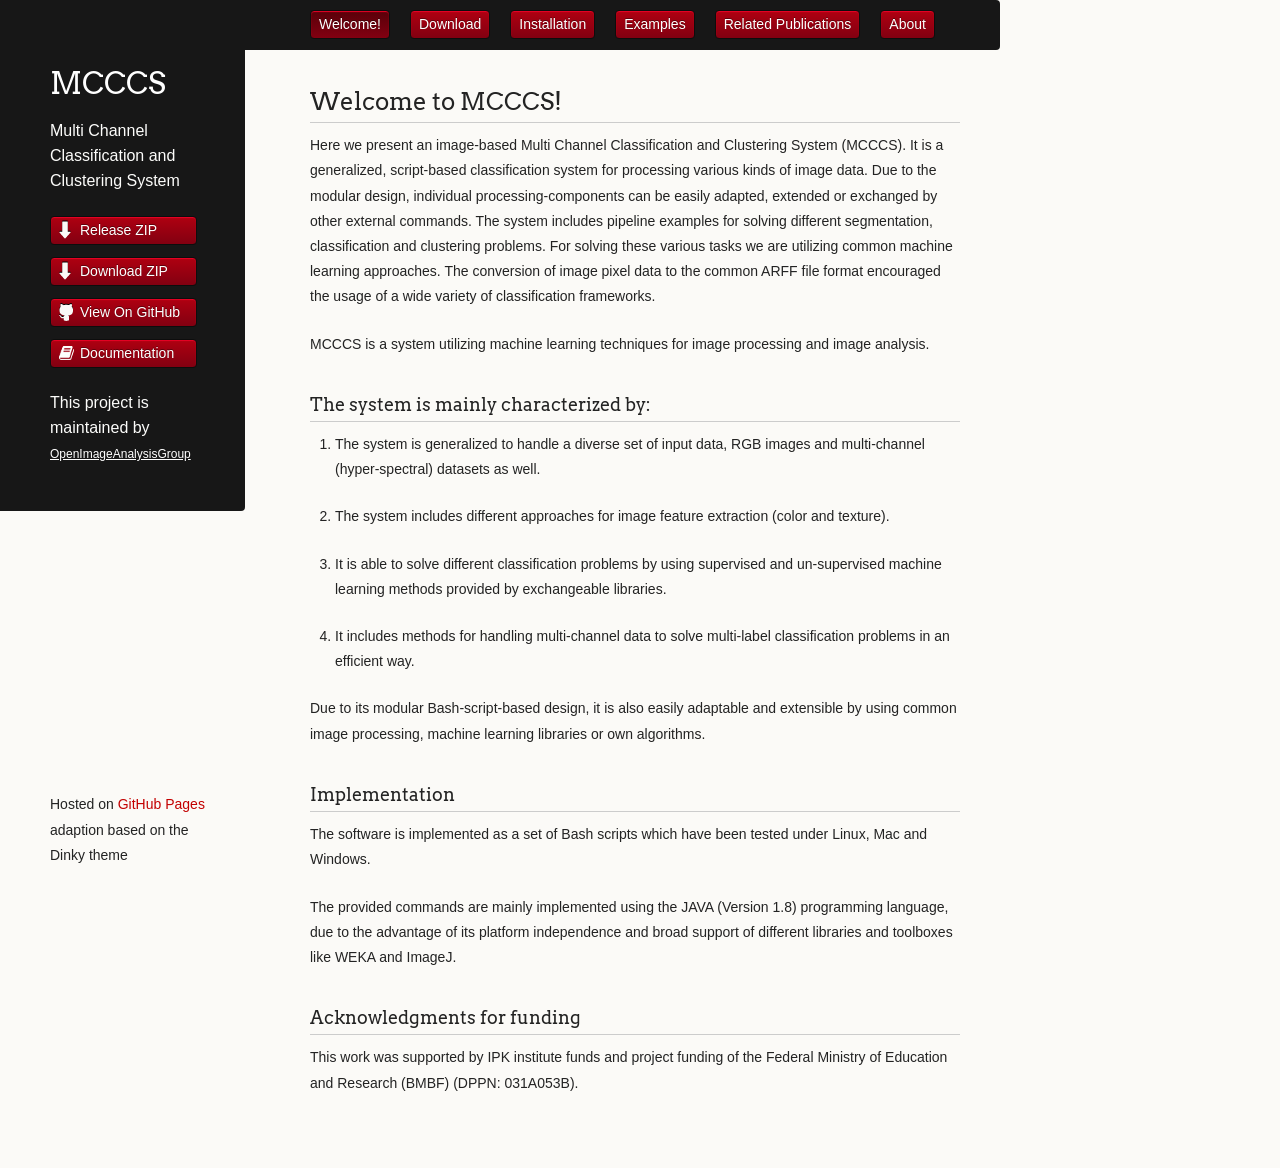
<file: index.html>
<!doctype html>
<html>
  <head>
    <meta charset="utf-8">
    <meta http-equiv="X-UA-Compatible" content="chrome=1">
    <title>MCCCS by OpenImageAnalysisGroup</title>

    <link rel="stylesheet" href="stylesheets/styles.css">
    <link rel="stylesheet" href="stylesheets/github-light.css">
	<link rel="shortcut icon" type="image/png" href="mcccs_icon_120.ico">
    <script src="javascripts/scale.fix.js"></script>
    <meta name="viewport" content="width=device-width, initial-scale=1, user-scalable=no">
    <!--[if lt IE 9]>
    <script src="//html5shiv.googlecode.com/svn/trunk/html5.js"></script>
    <![endif]-->
  </head>
  <body>
    <div class="wrapper">
      <header>
<!--<table style="width:100%">
  <tr>
    <td><img src="images/mcccs_icon_120.png" style="width:40px;height:40px;"></td>
    <td style="padding-top: 20px;"><h1 class="header">MCCCS</h1></td>
</tr>
</table>-->
		<h1 class="header">MCCCS</h1>
        <p class="header">Multi Channel Classification and Clustering System</p>

        <ul>
	  <li class="download"><a class="buttons" href="https://github.com/OpenImageAnalysisGroup/MCCCS/releases/tag/MCCCS_v1.0.0">Release ZIP</a></li>
          <li class="download"><a class="buttons" href="https://github.com/OpenImageAnalysisGroup/MCCCS/zipball/master">Download ZIP</a></li>
	  <li><a class="buttons github" href="https://github.com/OpenImageAnalysisGroup/MCCCS">View On GitHub</a></li>
	  <li><a class="buttons doc" href="mcccs_docs/site/index.html">Documentation</a></li>
        </ul>

        <p class="header">This project is maintained by <a class="header name" href="https://github.com/OpenImageAnalysisGroup"><small>OpenImageAnalysisGroup</small></a></p>


      </header>

	<nav>
		<div class="nav_button_active"><a class="buttonsnav" href="index.html">Welcome!</a></div>
<div class="nav_button"><a class="buttonsnav" href="subsites/download.html">Download</a></div>
<div class="nav_button"><a class="buttonsnav" href="subsites/doc.html">Installation</a></div>
<div class="nav_button"><a class="buttonsnav" href="subsites/exp.html">Examples</a></div>
<div class="nav_button"><a class="buttonsnav" href="subsites/pub.html">Related Publications</a></div>
<div class="nav_button"><a class="buttonsnav" href="subsites/about.html">About</a></div>
	</nav>

      <section>
        <h2>
<a id="welcome-to-mcccs" class="anchor" href="#welcome-to-mcccs" aria-hidden="true"><span aria-hidden="true" class="octicon octicon-link"></span></a>Welcome to MCCCS!</h2>

<p>Here we present an image-based Multi Channel Classification and Clustering System (MCCCS). It is a generalized, script-based classification system for processing various kinds of image data. Due to the modular design, individual processing-components can be easily adapted, extended or exchanged by other external commands. The system includes pipeline examples for solving different segmentation, classification and clustering problems. For solving these various tasks we are utilizing common machine learning approaches. The conversion of image pixel data to the common ARFF file format encouraged the usage of a wide variety of classification frameworks.</p>

<p>MCCCS is a system utilizing machine learning techniques for image processing and image analysis.</p>



<h3>
<a id="the-system-is-mainly-characterized-by" class="anchor" href="#the-system-is-mainly-characterized-by" aria-hidden="true"><span aria-hidden="true" class="octicon octicon-link"></span></a>The system is mainly characterized by:</h3>

<ol>
<li><p>The system is generalized to handle a diverse set of input data, RGB images and multi-channel (hyper-spectral) datasets as well.</p></li>
<li><p>The system includes different approaches for image feature extraction (color and texture).</p></li>
<li><p>It is able to solve different classification problems by using supervised and un-supervised machine learning methods provided by exchangeable libraries.</p></li>
<li><p>It includes methods for handling multi-channel data to solve multi-label classification problems in an efficient way.</p></li>
</ol>

<p>Due to its modular Bash-script-based design, it is also easily adaptable and extensible by using common image processing, machine learning libraries or own algorithms.</p>

<h3>
<a id="implementation" class="anchor" href="#implementation" aria-hidden="true"><span aria-hidden="true" class="octicon octicon-link"></span></a>Implementation</h3>

<p>The software is implemented as a set of Bash scripts which have been tested under Linux, Mac and Windows. </p>

<p>The provided commands are mainly implemented using the JAVA (Version 1.8) programming language, due to the advantage of its platform independence and broad support of different libraries and toolboxes like WEKA and ImageJ.</p>

<h3>
<a id="acknowledgments-for-funding" class="anchor" href="#acknowledgments-for-funding" aria-hidden="true"><span aria-hidden="true" class="octicon octicon-link"></span></a>Acknowledgments for funding</h3>

<p>This work was supported by IPK institute funds and project funding of the Federal Ministry of Education and Research (BMBF) (DPPN: 031A053B).</p>
      </section>
      <footer>
        <p><small>Hosted on <a href="https://pages.github.com">GitHub Pages</a> adaption based on the Dinky theme</small></p>
      </footer>
    </div>
    <!--[if !IE]><script>fixScale(document);</script><![endif]-->
		
  </body>
</html>
</file>
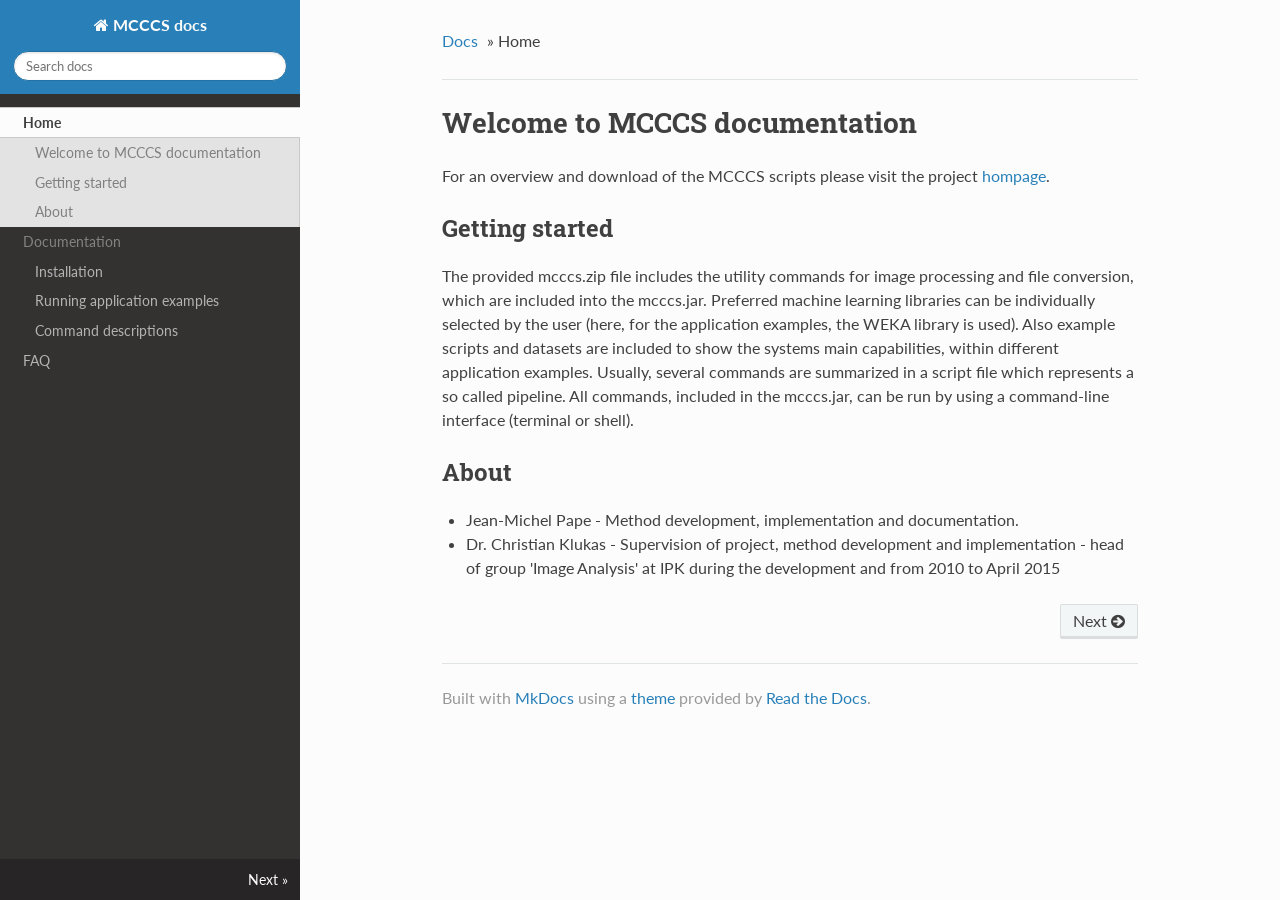
<file: mcccs_docs/site/index.html>
<!DOCTYPE html>
<!--[if IE 8]><html class="no-js lt-ie9" lang="en" > <![endif]-->
<!--[if gt IE 8]><!--> <html class="no-js" lang="en" > <!--<![endif]-->
<head>
  <meta charset="utf-8">
  <meta http-equiv="X-UA-Compatible" content="IE=edge">
  <meta name="viewport" content="width=device-width, initial-scale=1.0">
  <meta name="description" content="None">
  
  <link rel="shortcut icon" href="./img/favicon.ico">
  <title>Home - MCCCS docs</title>
  <link href='https://fonts.googleapis.com/css?family=Lato:400,700|Roboto+Slab:400,700|Inconsolata:400,700' rel='stylesheet' type='text/css'>

  <link rel="stylesheet" href="./css/theme.css" type="text/css" />
  <link rel="stylesheet" href="./css/theme_extra.css" type="text/css" />
  <link rel="stylesheet" href="./css/highlight.css">
  
  <script>
    // Current page data
    var mkdocs_page_name = "Home";
    var mkdocs_page_input_path = "index.md";
    var mkdocs_page_url = "/";
  </script>
  
  <script src="./js/jquery-2.1.1.min.js"></script>
  <script src="./js/modernizr-2.8.3.min.js"></script>
  <script type="text/javascript" src="./js/highlight.pack.js"></script> 
  
</head>

<body class="wy-body-for-nav" role="document">

  <div class="wy-grid-for-nav">

    
    <nav data-toggle="wy-nav-shift" class="wy-nav-side stickynav">
      <div class="wy-side-nav-search">
        <a href="." class="icon icon-home"> MCCCS docs</a>
        <div role="search">
  <form id ="rtd-search-form" class="wy-form" action="./search.html" method="get">
    <input type="text" name="q" placeholder="Search docs" />
  </form>
</div>
      </div>

      <div class="wy-menu wy-menu-vertical" data-spy="affix" role="navigation" aria-label="main navigation">
	<ul class="current">
          
            <li>
    <li class="toctree-l1 current">
        <a class="current" href=".">Home</a>
        
            <ul>
            
                <li class="toctree-l3"><a href="#welcome-to-mcccs-documentation">Welcome to MCCCS documentation</a></li>
                
                    <li><a class="toctree-l4" href="#getting-started">Getting started</a></li>
                
                    <li><a class="toctree-l4" href="#about">About</a></li>
                
            
            </ul>
        
    </li>
<li>
          
            <li>
    <ul class="subnav">
    <li><span>Documentation</span></li>

        
            
    <li class="toctree-l1 ">
        <a class="" href="installation/">Installation</a>
        
    </li>

        
            
    <li class="toctree-l1 ">
        <a class="" href="app_exp/">Running application examples</a>
        
    </li>

        
            
    <li class="toctree-l1 ">
        <a class="" href="cmd/all/">Command descriptions</a>
        
    </li>

        
    </ul>
<li>
          
            <li>
    <li class="toctree-l1 ">
        <a class="" href="faq/">FAQ</a>
        
    </li>
<li>
          
        </ul>
      </div>
      &nbsp;
    </nav>

    <section data-toggle="wy-nav-shift" class="wy-nav-content-wrap">

      
      <nav class="wy-nav-top" role="navigation" aria-label="top navigation">
        <i data-toggle="wy-nav-top" class="fa fa-bars"></i>
        <a href=".">MCCCS docs</a>
      </nav>

      
      <div class="wy-nav-content">
        <div class="rst-content">
          <div role="navigation" aria-label="breadcrumbs navigation">
  <ul class="wy-breadcrumbs">
    <li><a href=".">Docs</a> &raquo;</li>
    
      
    
    <li>Home</li>
    <li class="wy-breadcrumbs-aside">
      
    </li>
  </ul>
  <hr/>
</div>
          <div role="main">
            <div class="section">
              
                <h1 id="welcome-to-mcccs-documentation">Welcome to MCCCS documentation</h1>
<p>For an overview and download of the MCCCS scripts please visit the project <a href="http://openimageanalysisgroup.github.io/MCCCS/">hompage</a>.</p>
<h2 id="getting-started">Getting started</h2>
<p>The provided mcccs.zip file includes the utility commands for image processing and file conversion, which are
included into the mcccs.jar. Preferred machine learning libraries can be individually selected by the user (here, for the application examples, the WEKA library is used). Also example scripts and datasets are included to show the systems main capabilities, within different application examples. Usually, several commands are summarized in a script file which represents a so called pipeline. All commands, included in the mcccs.jar, can be run by using a command-line interface (terminal or shell).</p>
<h2 id="about">About</h2>
<ul>
<li>
<p>Jean-Michel Pape - Method development, implementation and documentation.</p>
</li>
<li>
<p>Dr. Christian Klukas - Supervision of project, method development and implementation - head of group 'Image Analysis' at IPK during the development and from 2010 to April 2015</p>
</li>
</ul>
              
            </div>
          </div>
          <footer>
  
    <div class="rst-footer-buttons" role="navigation" aria-label="footer navigation">
      
        <a href="installation/" class="btn btn-neutral float-right" title="Installation">Next <span class="icon icon-circle-arrow-right"></span></a>
      
      
    </div>
  

  <hr/>

  <div role="contentinfo">
    <!-- Copyright etc -->
    
  </div>

  Built with <a href="http://www.mkdocs.org">MkDocs</a> using a <a href="https://github.com/snide/sphinx_rtd_theme">theme</a> provided by <a href="https://readthedocs.org">Read the Docs</a>.
</footer>
	  
        </div>
      </div>

    </section>
    
  </div>

  <div class="rst-versions" role="note" style="cursor: pointer">
    <span class="rst-current-version" data-toggle="rst-current-version">
      
      
      
        <span style="margin-left: 15px"><a href="installation/" style="color: #fcfcfc">Next &raquo;</a></span>
      
    </span>
</div>
    <script src="./js/theme.js"></script>

</body>
</html>

<!--
MkDocs version : 0.16.0
Build Date UTC : 2017-01-23 13:32:19
-->
</file>
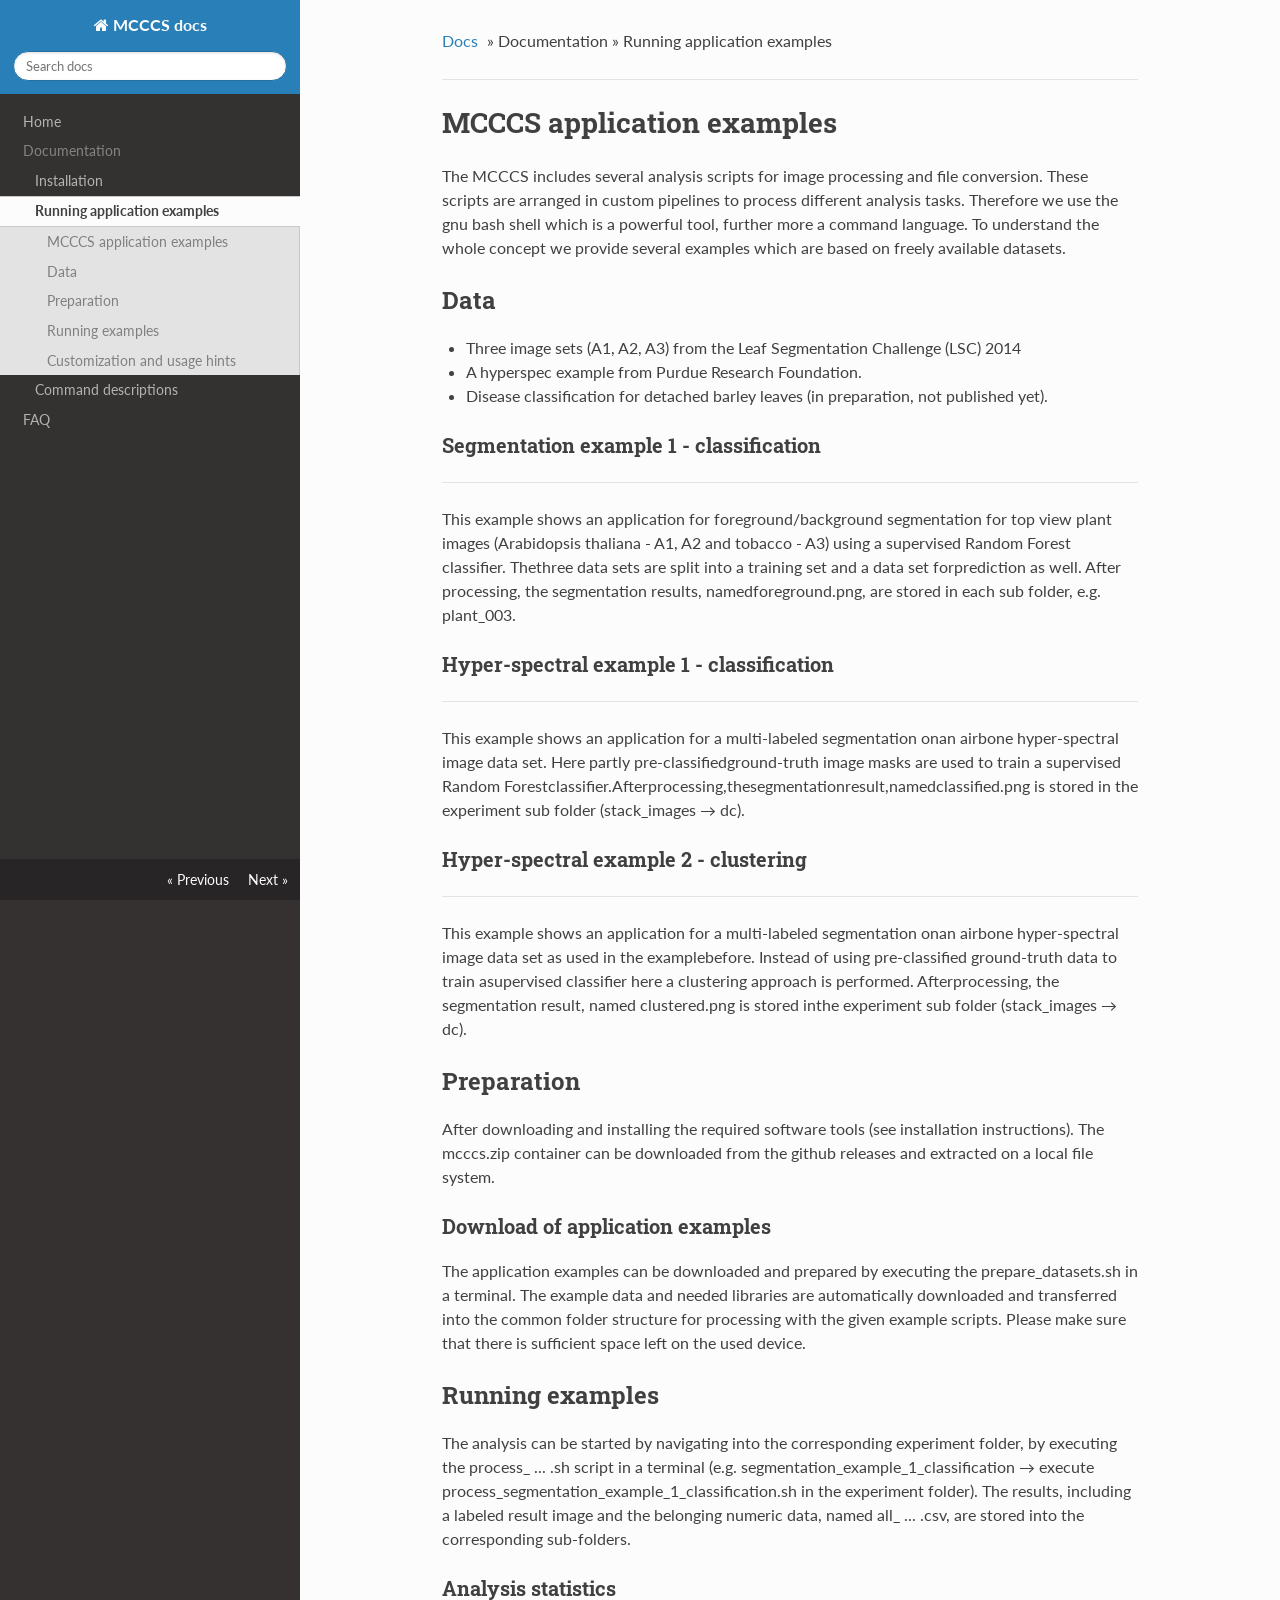
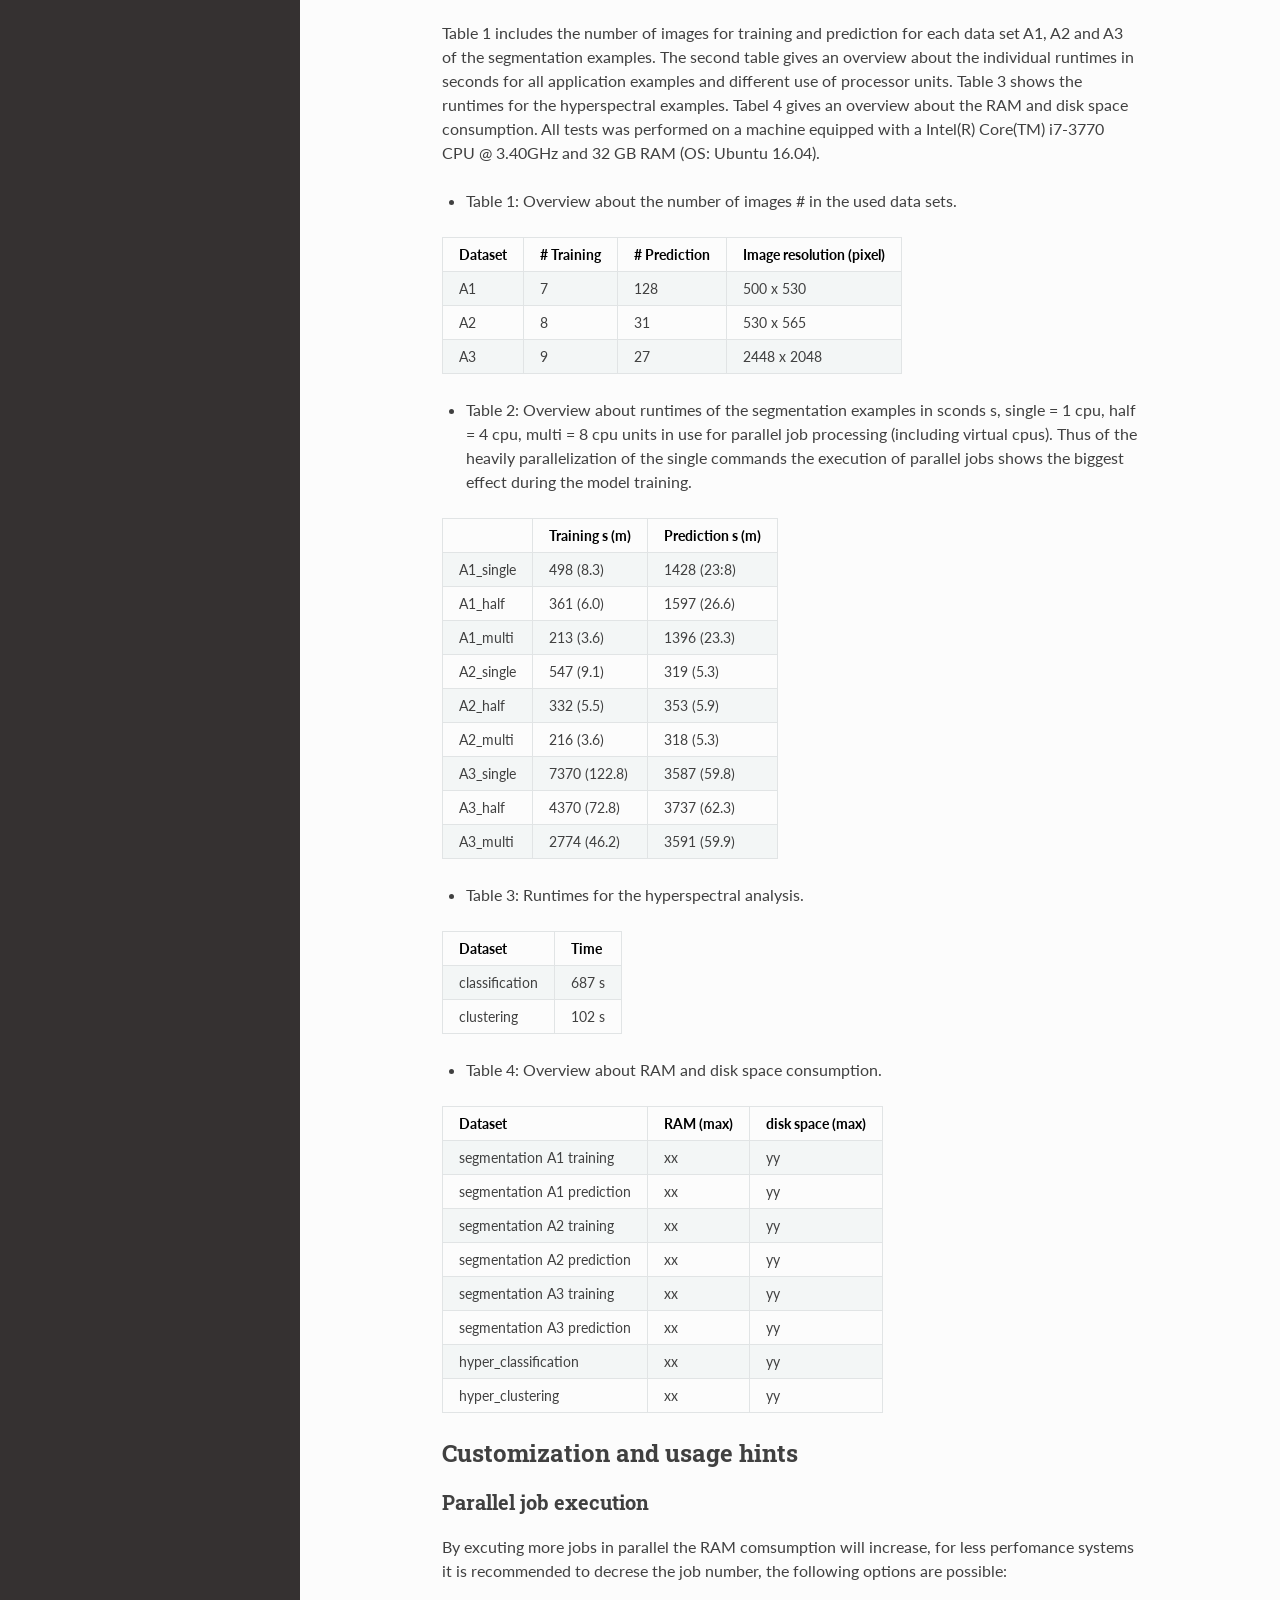
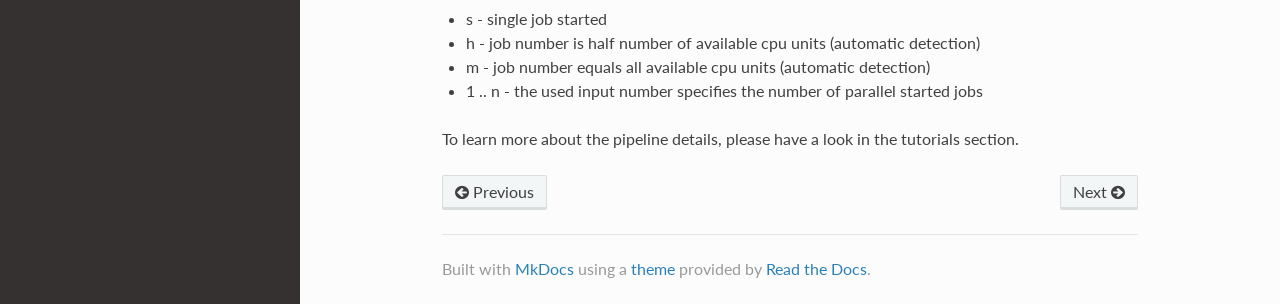
<file: mcccs_docs/site/app_exp/index.html>
<!DOCTYPE html>
<!--[if IE 8]><html class="no-js lt-ie9" lang="en" > <![endif]-->
<!--[if gt IE 8]><!--> <html class="no-js" lang="en" > <!--<![endif]-->
<head>
  <meta charset="utf-8">
  <meta http-equiv="X-UA-Compatible" content="IE=edge">
  <meta name="viewport" content="width=device-width, initial-scale=1.0">
  
  
  <link rel="shortcut icon" href="../img/favicon.ico">
  <title>Running application examples - MCCCS docs</title>
  <link href='https://fonts.googleapis.com/css?family=Lato:400,700|Roboto+Slab:400,700|Inconsolata:400,700' rel='stylesheet' type='text/css'>

  <link rel="stylesheet" href="../css/theme.css" type="text/css" />
  <link rel="stylesheet" href="../css/theme_extra.css" type="text/css" />
  <link rel="stylesheet" href="../css/highlight.css">
  
  <script>
    // Current page data
    var mkdocs_page_name = "Running application examples";
    var mkdocs_page_input_path = "app_exp.md";
    var mkdocs_page_url = "/app_exp/";
  </script>
  
  <script src="../js/jquery-2.1.1.min.js"></script>
  <script src="../js/modernizr-2.8.3.min.js"></script>
  <script type="text/javascript" src="../js/highlight.pack.js"></script> 
  
</head>

<body class="wy-body-for-nav" role="document">

  <div class="wy-grid-for-nav">

    
    <nav data-toggle="wy-nav-shift" class="wy-nav-side stickynav">
      <div class="wy-side-nav-search">
        <a href=".." class="icon icon-home"> MCCCS docs</a>
        <div role="search">
  <form id ="rtd-search-form" class="wy-form" action="../search.html" method="get">
    <input type="text" name="q" placeholder="Search docs" />
  </form>
</div>
      </div>

      <div class="wy-menu wy-menu-vertical" data-spy="affix" role="navigation" aria-label="main navigation">
	<ul class="current">
          
            <li>
    <li class="toctree-l1 ">
        <a class="" href="..">Home</a>
        
    </li>
<li>
          
            <li>
    <ul class="subnav">
    <li><span>Documentation</span></li>

        
            
    <li class="toctree-l1 ">
        <a class="" href="../installation/">Installation</a>
        
    </li>

        
            
    <li class="toctree-l1 current">
        <a class="current" href="./">Running application examples</a>
        
            <ul>
            
                <li class="toctree-l3"><a href="#mcccs-application-examples">MCCCS application examples</a></li>
                
                    <li><a class="toctree-l4" href="#data">Data</a></li>
                
                    <li><a class="toctree-l4" href="#preparation">Preparation</a></li>
                
                    <li><a class="toctree-l4" href="#running-examples">Running examples</a></li>
                
                    <li><a class="toctree-l4" href="#customization-and-usage-hints">Customization and usage hints</a></li>
                
            
            </ul>
        
    </li>

        
            
    <li class="toctree-l1 ">
        <a class="" href="../cmd/all/">Command descriptions</a>
        
    </li>

        
    </ul>
<li>
          
            <li>
    <li class="toctree-l1 ">
        <a class="" href="../faq/">FAQ</a>
        
    </li>
<li>
          
        </ul>
      </div>
      &nbsp;
    </nav>

    <section data-toggle="wy-nav-shift" class="wy-nav-content-wrap">

      
      <nav class="wy-nav-top" role="navigation" aria-label="top navigation">
        <i data-toggle="wy-nav-top" class="fa fa-bars"></i>
        <a href="..">MCCCS docs</a>
      </nav>

      
      <div class="wy-nav-content">
        <div class="rst-content">
          <div role="navigation" aria-label="breadcrumbs navigation">
  <ul class="wy-breadcrumbs">
    <li><a href="..">Docs</a> &raquo;</li>
    
      
        
          <li>Documentation &raquo;</li>
        
      
    
    <li>Running application examples</li>
    <li class="wy-breadcrumbs-aside">
      
    </li>
  </ul>
  <hr/>
</div>
          <div role="main">
            <div class="section">
              
                <h1 id="mcccs-application-examples">MCCCS application examples</h1>
<p>The MCCCS includes several analysis scripts for image processing and file conversion. These scripts are arranged in custom pipelines to process different analysis tasks. Therefore we use the gnu bash shell which is a powerful tool, further more a command language. To understand the whole concept we provide several examples which are based on freely available datasets.</p>
<h2 id="data">Data</h2>
<ul>
<li>Three image sets (A1, A2, A3) from the Leaf Segmentation Challenge (LSC) 2014</li>
<li>A hyperspec example from Purdue Research Foundation.</li>
<li>Disease classification for detached barley leaves (in preparation, not published yet).</li>
</ul>
<h3 id="segmentation-example-1-classification">Segmentation example 1 - classification</h3>
<hr />
<p>This example shows an application for foreground/background segmentation for top view plant images (Arabidopsis thaliana - A1, A2 and tobacco - A3) using a supervised Random Forest classifier. Thethree data sets are split into a training set and a data set forprediction as well. After processing, the segmentation results, namedforeground.png, are stored in each sub folder, e.g. plant_003.</p>
<h3 id="hyper-spectral-example-1-classification">Hyper-spectral example 1 - classification</h3>
<hr />
<p>This example shows an application for a multi-labeled segmentation onan airbone hyper-spectral image data set. Here partly pre-classifiedground-truth image masks are used to train a supervised Random Forestclassifier.Afterprocessing,thesegmentationresult,namedclassified.png is stored in the experiment sub folder (stack_images → dc).</p>
<h3 id="hyper-spectral-example-2-clustering">Hyper-spectral example 2 - clustering</h3>
<hr />
<p>This example shows an application for a multi-labeled segmentation onan airbone hyper-spectral image data set as used in the examplebefore. Instead of using pre-classified ground-truth data to train asupervised classifier here a clustering approach is performed. Afterprocessing, the segmentation result, named clustered.png is stored inthe experiment sub folder (stack_images → dc).</p>
<h2 id="preparation">Preparation</h2>
<p>After downloading and installing the required software tools (see installation instructions). The mcccs.zip container can be downloaded from the github releases and extracted on a local file system.</p>
<h3 id="download-of-application-examples">Download of application examples</h3>
<p>The application examples can be downloaded and prepared by executing the prepare_datasets.sh in a terminal. The example data and needed libraries are automatically downloaded and transferred into the common folder structure for processing with the given example scripts. Please make sure that there is sufficient space left on the used device.</p>
<h2 id="running-examples">Running examples</h2>
<p>The analysis can be started by navigating into the corresponding experiment folder, by executing the process_ ... .sh script in a terminal (e.g. segmentation_example_1_classification → execute process_segmentation_example_1_classification.sh in the experiment folder). The results, including a labeled result image and the belonging numeric data, named all_ ... .csv, are stored into the corresponding sub-folders.</p>
<h3 id="analysis-statistics">Analysis statistics</h3>
<p>Table 1 includes the number of images for training and prediction for each data set A1, A2 and A3 of the segmentation examples. The second table gives an overview about the individual runtimes in seconds for all application examples and different use of processor units. Table 3 shows the runtimes for the hyperspectral examples. Tabel 4 gives an overview about the RAM and disk space consumption. All tests was performed on a machine equipped with a Intel(R) Core(TM) i7-3770 CPU @ 3.40GHz and 32 GB RAM (OS: Ubuntu 16.04).</p>
<ul>
<li>Table 1: Overview about the number of images # in the used data sets.</li>
</ul>
<table>
<thead>
<tr>
<th>Dataset</th>
<th># Training</th>
<th># Prediction</th>
<th>Image resolution (pixel)</th>
</tr>
</thead>
<tbody>
<tr>
<td>A1</td>
<td>7</td>
<td>128</td>
<td>500 x 530</td>
</tr>
<tr>
<td>A2</td>
<td>8</td>
<td>31</td>
<td>530 x 565</td>
</tr>
<tr>
<td>A3</td>
<td>9</td>
<td>27</td>
<td>2448 x 2048</td>
</tr>
</tbody>
</table>
<ul>
<li>Table 2: Overview about runtimes of the segmentation examples in sconds s, single = 1 cpu, half = 4 cpu, multi = 8 cpu units in use for parallel job processing (including virtual cpus). Thus of the heavily parallelization of the single commands the execution of parallel jobs shows the biggest effect during the model training.</li>
</ul>
<table>
<thead>
<tr>
<th></th>
<th>Training s (m)</th>
<th>Prediction s (m)</th>
</tr>
</thead>
<tbody>
<tr>
<td>A1_single</td>
<td>498 (8.3)</td>
<td>1428 (23:8)</td>
</tr>
<tr>
<td>A1_half</td>
<td>361 (6.0)</td>
<td>1597 (26.6)</td>
</tr>
<tr>
<td>A1_multi</td>
<td>213 (3.6)</td>
<td>1396 (23.3)</td>
</tr>
<tr>
<td>A2_single</td>
<td>547 (9.1)</td>
<td>319 (5.3)</td>
</tr>
<tr>
<td>A2_half</td>
<td>332 (5.5)</td>
<td>353 (5.9)</td>
</tr>
<tr>
<td>A2_multi</td>
<td>216 (3.6)</td>
<td>318 (5.3)</td>
</tr>
<tr>
<td>A3_single</td>
<td>7370 (122.8)</td>
<td>3587 (59.8)</td>
</tr>
<tr>
<td>A3_half</td>
<td>4370 (72.8)</td>
<td>3737 (62.3)</td>
</tr>
<tr>
<td>A3_multi</td>
<td>2774 (46.2)</td>
<td>3591 (59.9)</td>
</tr>
</tbody>
</table>
<ul>
<li>Table 3: Runtimes for the hyperspectral analysis.</li>
</ul>
<table>
<thead>
<tr>
<th>Dataset</th>
<th>Time</th>
</tr>
</thead>
<tbody>
<tr>
<td>classification</td>
<td>687 s</td>
</tr>
<tr>
<td>clustering</td>
<td>102 s</td>
</tr>
</tbody>
</table>
<ul>
<li>Table 4: Overview about RAM and disk space consumption.</li>
</ul>
<table>
<thead>
<tr>
<th>Dataset</th>
<th>RAM (max)</th>
<th>disk space (max)</th>
</tr>
</thead>
<tbody>
<tr>
<td>segmentation A1 training</td>
<td>xx</td>
<td>yy</td>
</tr>
<tr>
<td>segmentation A1 prediction</td>
<td>xx</td>
<td>yy</td>
</tr>
<tr>
<td>segmentation A2 training</td>
<td>xx</td>
<td>yy</td>
</tr>
<tr>
<td>segmentation A2 prediction</td>
<td>xx</td>
<td>yy</td>
</tr>
<tr>
<td>segmentation A3 training</td>
<td>xx</td>
<td>yy</td>
</tr>
<tr>
<td>segmentation A3 prediction</td>
<td>xx</td>
<td>yy</td>
</tr>
<tr>
<td>hyper_classification</td>
<td>xx</td>
<td>yy</td>
</tr>
<tr>
<td>hyper_clustering</td>
<td>xx</td>
<td>yy</td>
</tr>
</tbody>
</table>
<h2 id="customization-and-usage-hints">Customization and usage hints</h2>
<h3 id="parallel-job-execution">Parallel job execution</h3>
<p>By excuting more jobs in parallel the RAM comsumption will increase, for less perfomance systems it is recommended to decrese the job number, the following options are possible:</p>
<ul>
<li>s - single job started</li>
<li>h - job number is half number of available cpu units (automatic detection)</li>
<li>m - job number equals all available cpu units (automatic detection)</li>
<li>1 .. n - the used input number specifies the number of parallel started jobs</li>
</ul>
<p>To learn more about the pipeline details, please have a look in the tutorials section.</p>
              
            </div>
          </div>
          <footer>
  
    <div class="rst-footer-buttons" role="navigation" aria-label="footer navigation">
      
        <a href="../cmd/all/" class="btn btn-neutral float-right" title="Command descriptions">Next <span class="icon icon-circle-arrow-right"></span></a>
      
      
        <a href="../installation/" class="btn btn-neutral" title="Installation"><span class="icon icon-circle-arrow-left"></span> Previous</a>
      
    </div>
  

  <hr/>

  <div role="contentinfo">
    <!-- Copyright etc -->
    
  </div>

  Built with <a href="http://www.mkdocs.org">MkDocs</a> using a <a href="https://github.com/snide/sphinx_rtd_theme">theme</a> provided by <a href="https://readthedocs.org">Read the Docs</a>.
</footer>
	  
        </div>
      </div>

    </section>
    
  </div>

  <div class="rst-versions" role="note" style="cursor: pointer">
    <span class="rst-current-version" data-toggle="rst-current-version">
      
      
        <span><a href="../installation/" style="color: #fcfcfc;">&laquo; Previous</a></span>
      
      
        <span style="margin-left: 15px"><a href="../cmd/all/" style="color: #fcfcfc">Next &raquo;</a></span>
      
    </span>
</div>
    <script src="../js/theme.js"></script>

</body>
</html>
</file>
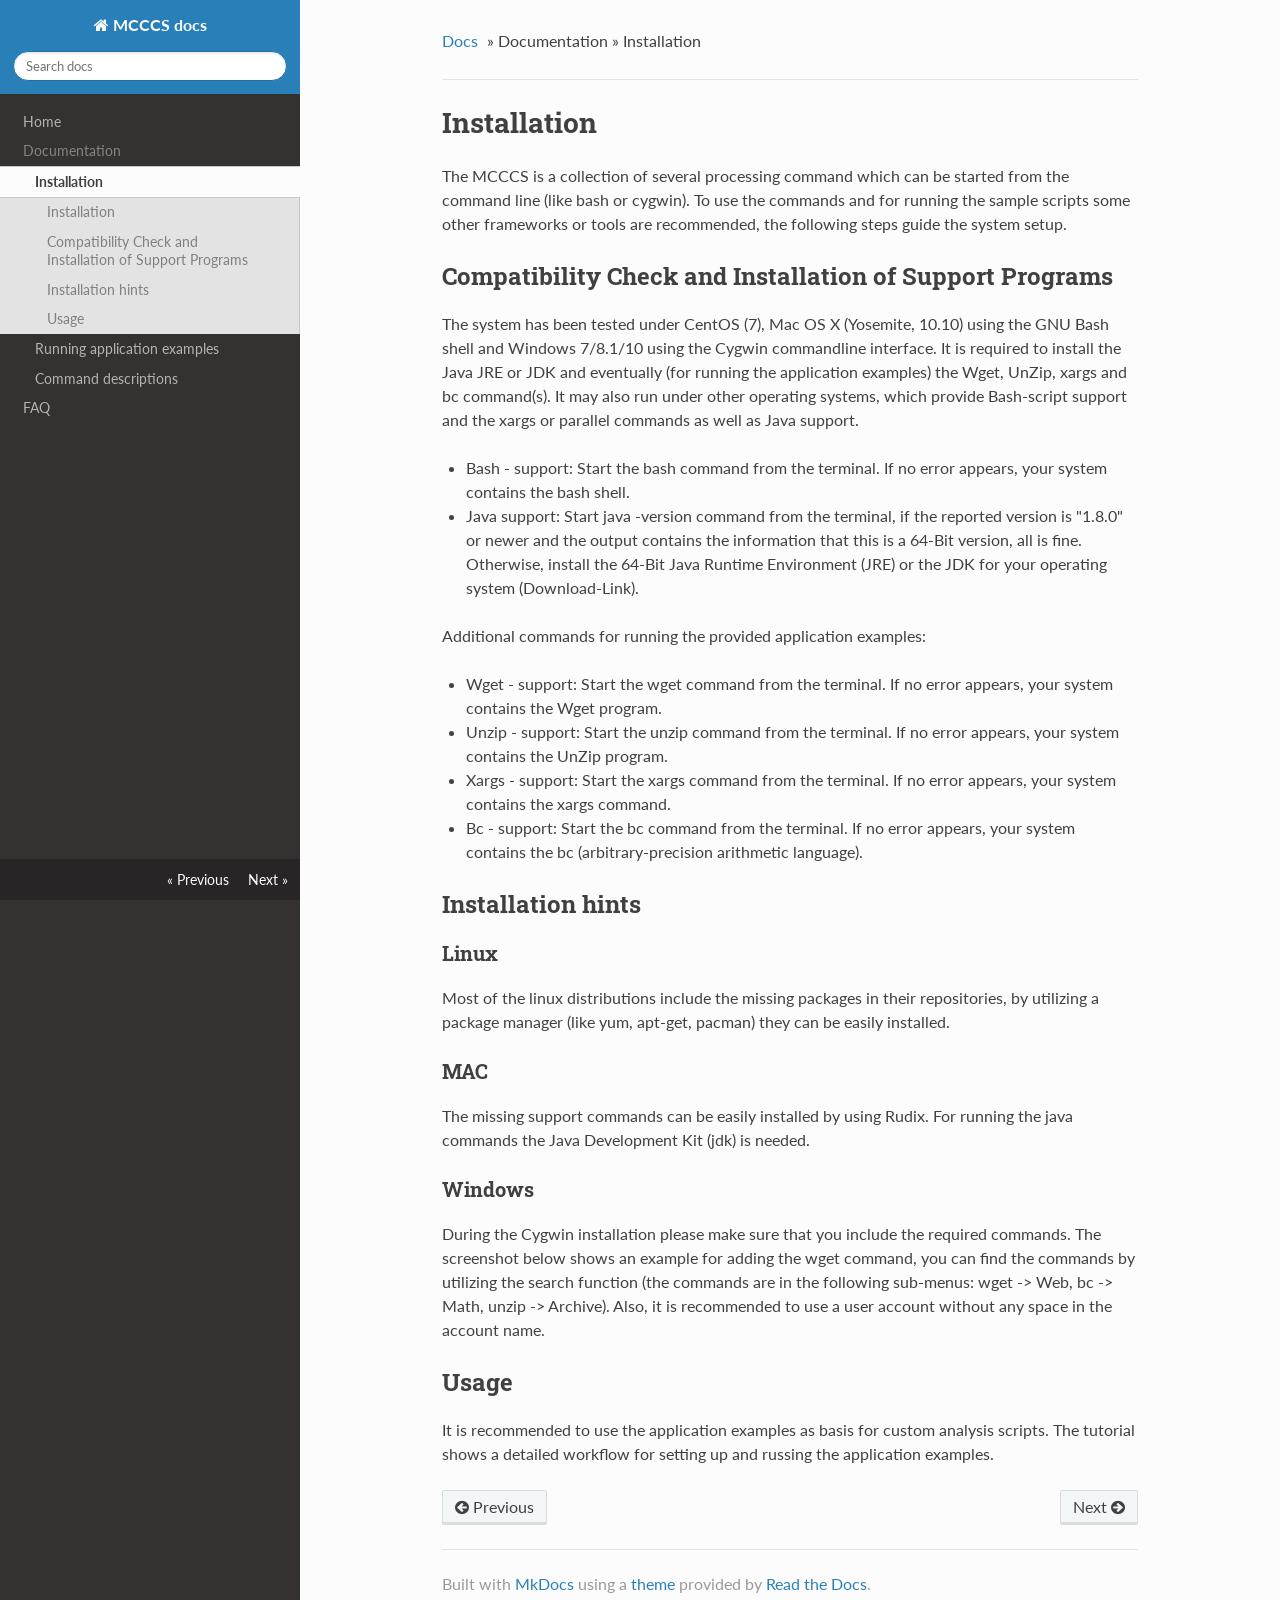
<file: mcccs_docs/site/installation/index.html>
<!DOCTYPE html>
<!--[if IE 8]><html class="no-js lt-ie9" lang="en" > <![endif]-->
<!--[if gt IE 8]><!--> <html class="no-js" lang="en" > <!--<![endif]-->
<head>
  <meta charset="utf-8">
  <meta http-equiv="X-UA-Compatible" content="IE=edge">
  <meta name="viewport" content="width=device-width, initial-scale=1.0">
  
  
  <link rel="shortcut icon" href="../img/favicon.ico">
  <title>Installation - MCCCS docs</title>
  <link href='https://fonts.googleapis.com/css?family=Lato:400,700|Roboto+Slab:400,700|Inconsolata:400,700' rel='stylesheet' type='text/css'>

  <link rel="stylesheet" href="../css/theme.css" type="text/css" />
  <link rel="stylesheet" href="../css/theme_extra.css" type="text/css" />
  <link rel="stylesheet" href="../css/highlight.css">
  
  <script>
    // Current page data
    var mkdocs_page_name = "Installation";
    var mkdocs_page_input_path = "installation.md";
    var mkdocs_page_url = "/installation/";
  </script>
  
  <script src="../js/jquery-2.1.1.min.js"></script>
  <script src="../js/modernizr-2.8.3.min.js"></script>
  <script type="text/javascript" src="../js/highlight.pack.js"></script> 
  
</head>

<body class="wy-body-for-nav" role="document">

  <div class="wy-grid-for-nav">

    
    <nav data-toggle="wy-nav-shift" class="wy-nav-side stickynav">
      <div class="wy-side-nav-search">
        <a href=".." class="icon icon-home"> MCCCS docs</a>
        <div role="search">
  <form id ="rtd-search-form" class="wy-form" action="../search.html" method="get">
    <input type="text" name="q" placeholder="Search docs" />
  </form>
</div>
      </div>

      <div class="wy-menu wy-menu-vertical" data-spy="affix" role="navigation" aria-label="main navigation">
	<ul class="current">
          
            <li>
    <li class="toctree-l1 ">
        <a class="" href="..">Home</a>
        
    </li>
<li>
          
            <li>
    <ul class="subnav">
    <li><span>Documentation</span></li>

        
            
    <li class="toctree-l1 current">
        <a class="current" href="./">Installation</a>
        
            <ul>
            
                <li class="toctree-l3"><a href="#installation">Installation</a></li>
                
                    <li><a class="toctree-l4" href="#compatibility-check-and-installation-of-support-programs">Compatibility Check and Installation of Support Programs</a></li>
                
                    <li><a class="toctree-l4" href="#installation-hints">Installation hints</a></li>
                
                    <li><a class="toctree-l4" href="#usage">Usage</a></li>
                
            
            </ul>
        
    </li>

        
            
    <li class="toctree-l1 ">
        <a class="" href="../app_exp/">Running application examples</a>
        
    </li>

        
            
    <li class="toctree-l1 ">
        <a class="" href="../cmd/all/">Command descriptions</a>
        
    </li>

        
    </ul>
<li>
          
            <li>
    <li class="toctree-l1 ">
        <a class="" href="../faq/">FAQ</a>
        
    </li>
<li>
          
        </ul>
      </div>
      &nbsp;
    </nav>

    <section data-toggle="wy-nav-shift" class="wy-nav-content-wrap">

      
      <nav class="wy-nav-top" role="navigation" aria-label="top navigation">
        <i data-toggle="wy-nav-top" class="fa fa-bars"></i>
        <a href="..">MCCCS docs</a>
      </nav>

      
      <div class="wy-nav-content">
        <div class="rst-content">
          <div role="navigation" aria-label="breadcrumbs navigation">
  <ul class="wy-breadcrumbs">
    <li><a href="..">Docs</a> &raquo;</li>
    
      
        
          <li>Documentation &raquo;</li>
        
      
    
    <li>Installation</li>
    <li class="wy-breadcrumbs-aside">
      
    </li>
  </ul>
  <hr/>
</div>
          <div role="main">
            <div class="section">
              
                <h1 id="installation">Installation</h1>
<p>The MCCCS is a collection of several processing command which can be started from the command line (like bash or cygwin). To use the commands and for running the sample scripts some other frameworks or tools are recommended, the following steps guide the system setup.</p>
<h2 id="compatibility-check-and-installation-of-support-programs">Compatibility Check and Installation of Support Programs</h2>
<p>The system has been tested under CentOS (7), Mac OS X (Yosemite, 10.10) using the GNU Bash shell and Windows 7/8.1/10 using the Cygwin commandline interface. It is required to install the Java JRE or JDK and eventually (for running the application examples) the Wget, UnZip, xargs and bc command(s). It may also run under other operating systems, which provide Bash-script support and the xargs or parallel commands as well as Java support.</p>
<ul>
<li>
<p>Bash - support: Start the bash command from the terminal. If no error appears, your system contains the bash shell.</p>
</li>
<li>
<p>Java support: Start java -version command from the terminal, if the reported version is "1.8.0" or newer and the output contains the information that this is a 64-Bit version, all is fine. Otherwise, install the 64-Bit Java Runtime Environment (JRE) or the JDK for your operating system (Download-Link). </p>
</li>
</ul>
<p>Additional commands for running the provided application examples:</p>
<ul>
<li>
<p>Wget - support: Start the wget command from the terminal. If no error appears, your system contains the Wget program.</p>
</li>
<li>
<p>Unzip - support: Start the unzip command from the terminal. If no error appears, your system contains the UnZip program.</p>
</li>
<li>
<p>Xargs - support: Start the xargs command from the terminal. If no error appears, your system contains the xargs command.</p>
</li>
<li>
<p>Bc - support: Start the bc command from the terminal. If no error appears, your system contains the bc (arbitrary-precision arithmetic language). </p>
</li>
</ul>
<h2 id="installation-hints">Installation hints</h2>
<h3 id="linux">Linux</h3>
<p>Most of the linux distributions include the missing packages in their repositories, by utilizing a package manager (like yum, apt-get, pacman) they can be easily installed.</p>
<h3 id="mac">MAC</h3>
<p>The missing support commands can be easily installed by using Rudix. For running the java commands the Java Development Kit (jdk) is needed.</p>
<h3 id="windows">Windows</h3>
<p>During the Cygwin installation please make sure that you include the required commands. The screenshot below shows an example for adding the wget command, you can find the commands by utilizing the search function (the commands are in the following sub-menus: wget -&gt; Web, bc -&gt; Math, unzip -&gt; Archive). Also, it is recommended to use a user account without any space in the account name.</p>
<h2 id="usage">Usage</h2>
<p>It is recommended to use the application examples as basis for custom analysis scripts. The tutorial shows a detailed workflow for setting up and russing the application examples.</p>
              
            </div>
          </div>
          <footer>
  
    <div class="rst-footer-buttons" role="navigation" aria-label="footer navigation">
      
        <a href="../app_exp/" class="btn btn-neutral float-right" title="Running application examples">Next <span class="icon icon-circle-arrow-right"></span></a>
      
      
        <a href=".." class="btn btn-neutral" title="Home"><span class="icon icon-circle-arrow-left"></span> Previous</a>
      
    </div>
  

  <hr/>

  <div role="contentinfo">
    <!-- Copyright etc -->
    
  </div>

  Built with <a href="http://www.mkdocs.org">MkDocs</a> using a <a href="https://github.com/snide/sphinx_rtd_theme">theme</a> provided by <a href="https://readthedocs.org">Read the Docs</a>.
</footer>
	  
        </div>
      </div>

    </section>
    
  </div>

  <div class="rst-versions" role="note" style="cursor: pointer">
    <span class="rst-current-version" data-toggle="rst-current-version">
      
      
        <span><a href=".." style="color: #fcfcfc;">&laquo; Previous</a></span>
      
      
        <span style="margin-left: 15px"><a href="../app_exp/" style="color: #fcfcfc">Next &raquo;</a></span>
      
    </span>
</div>
    <script src="../js/theme.js"></script>

</body>
</html>
</file>
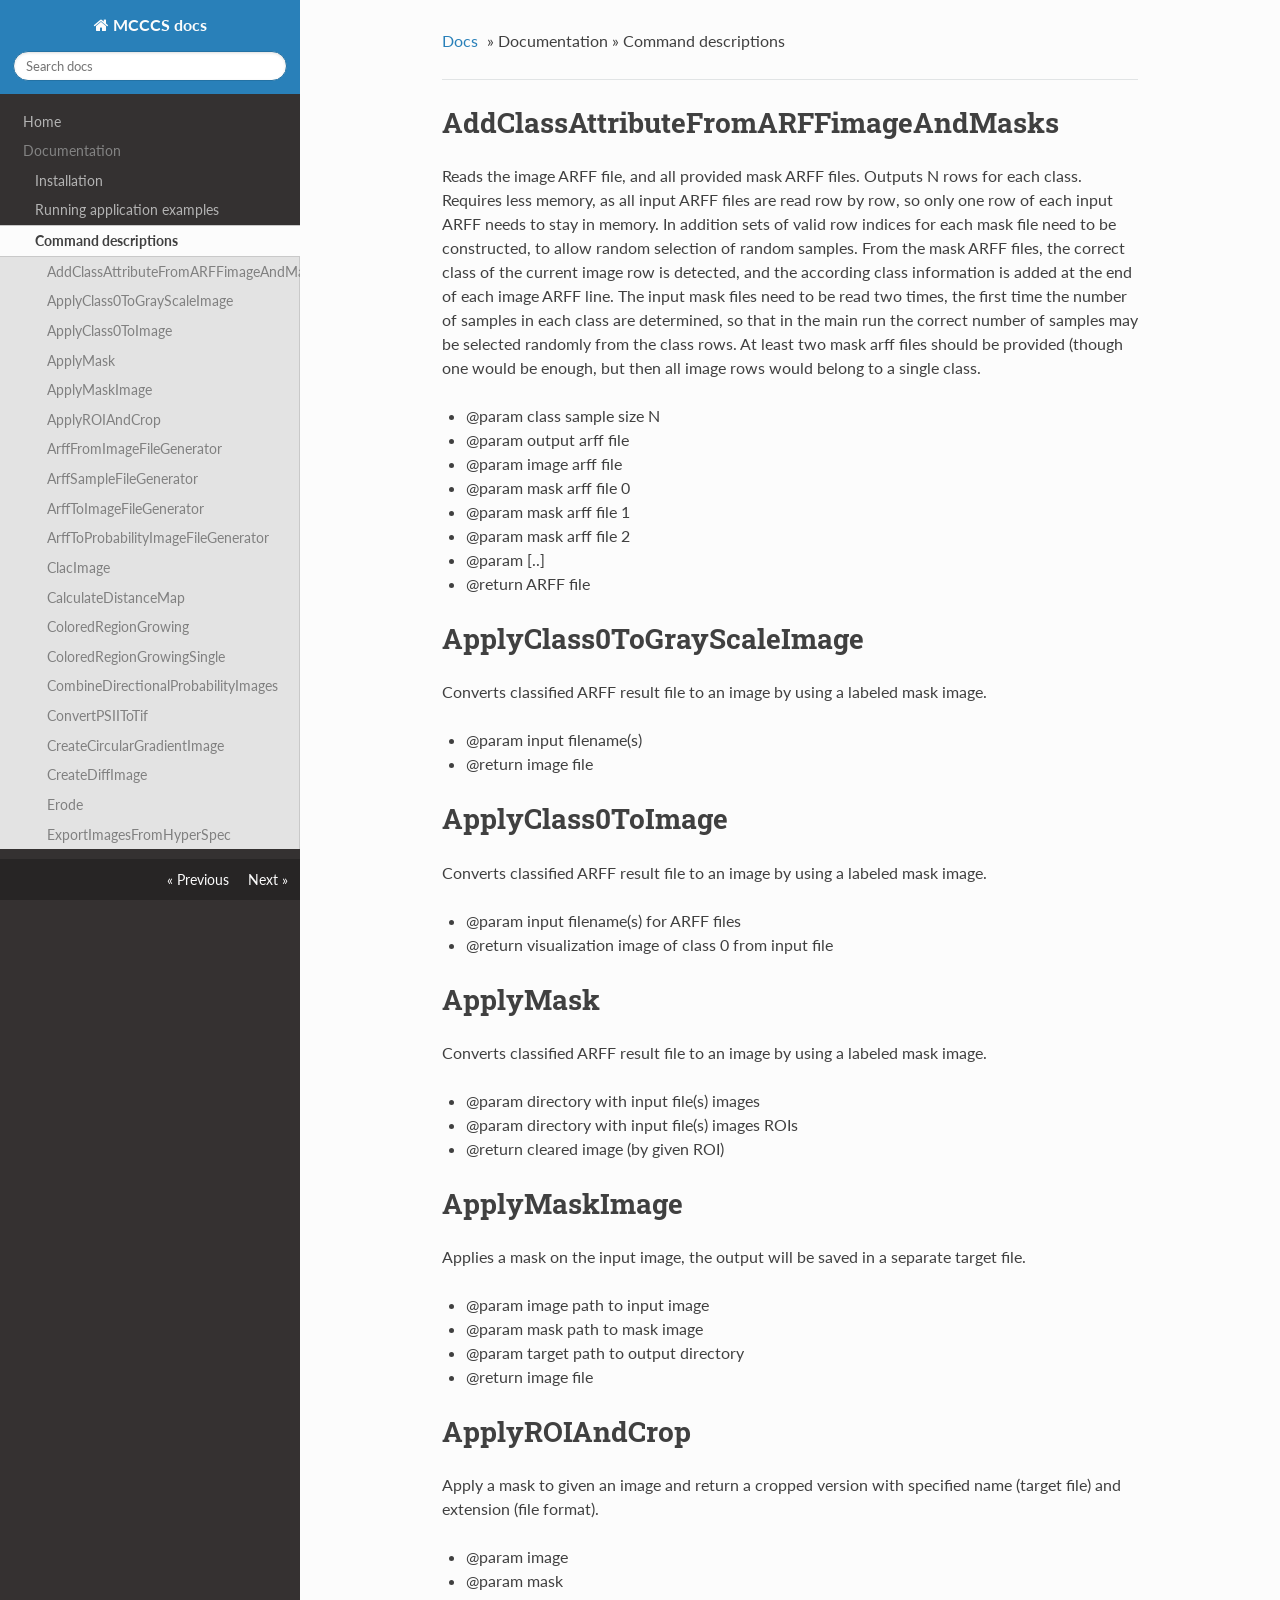
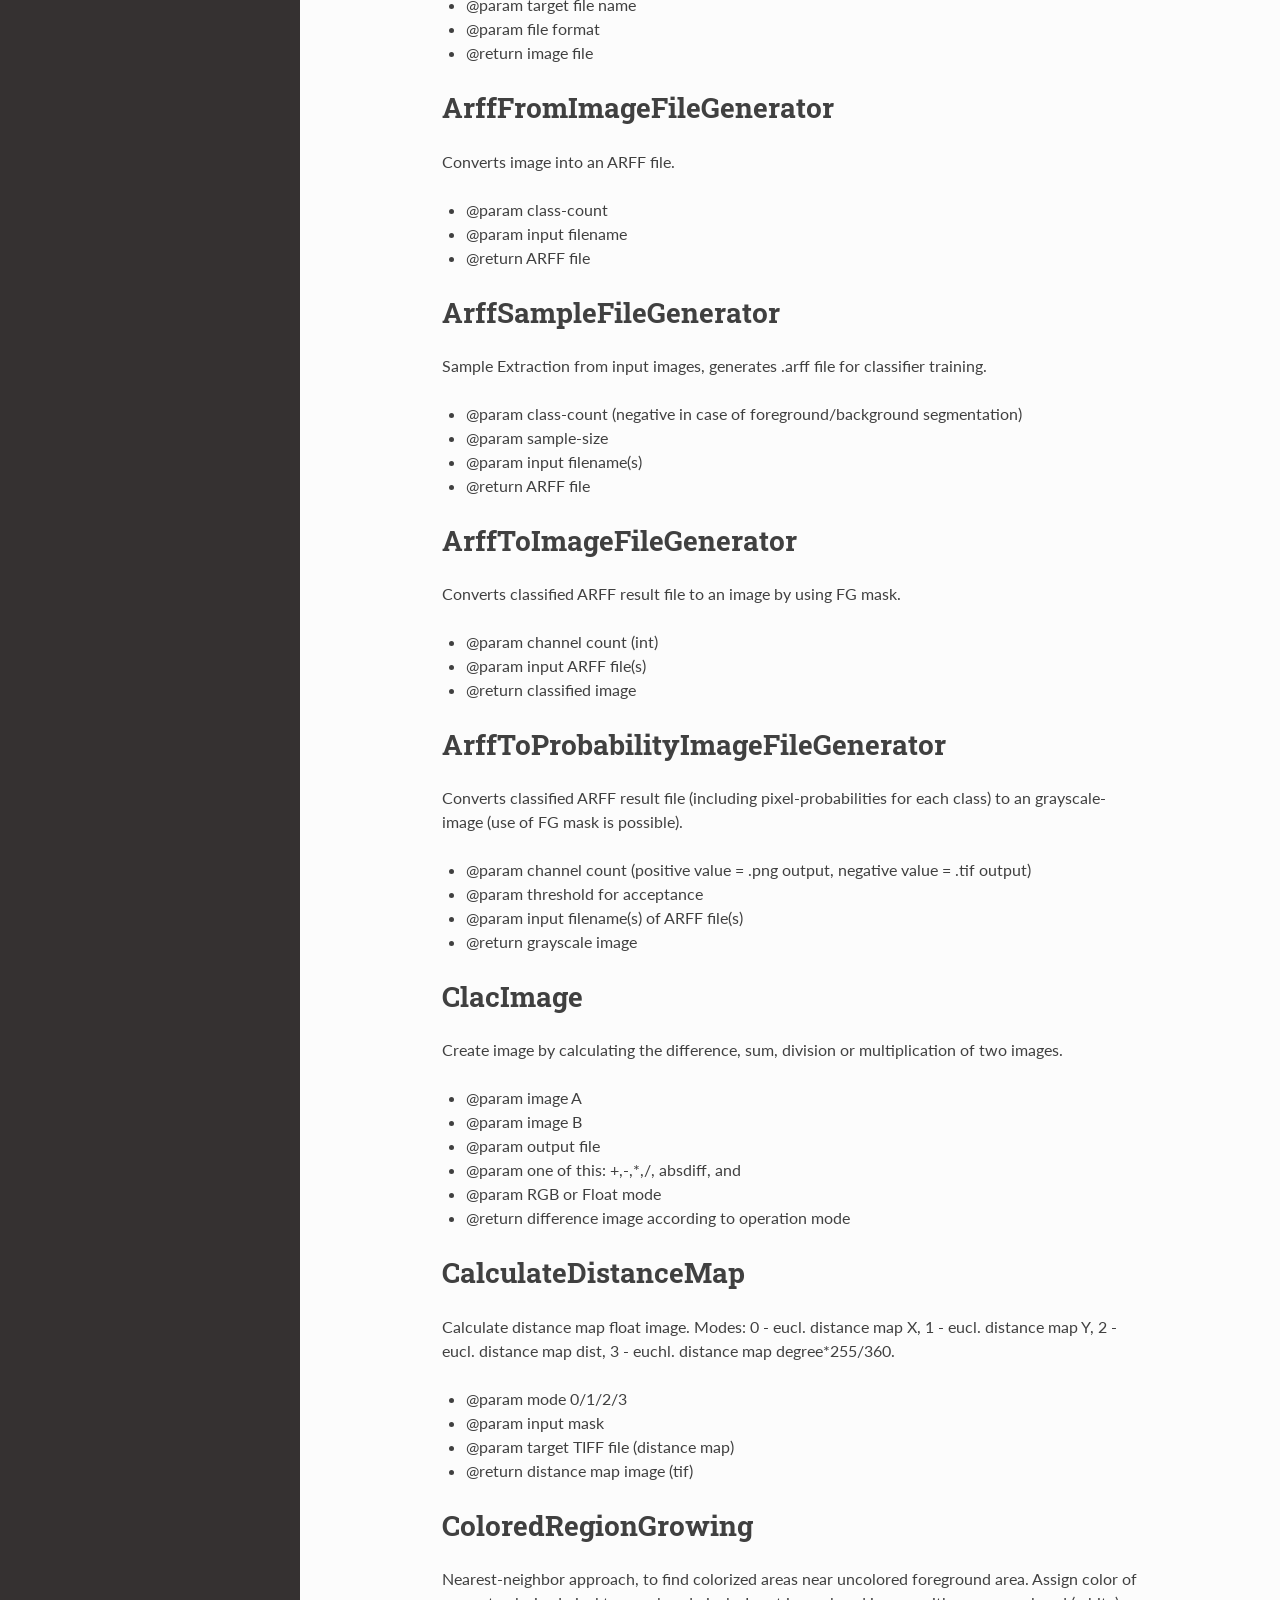
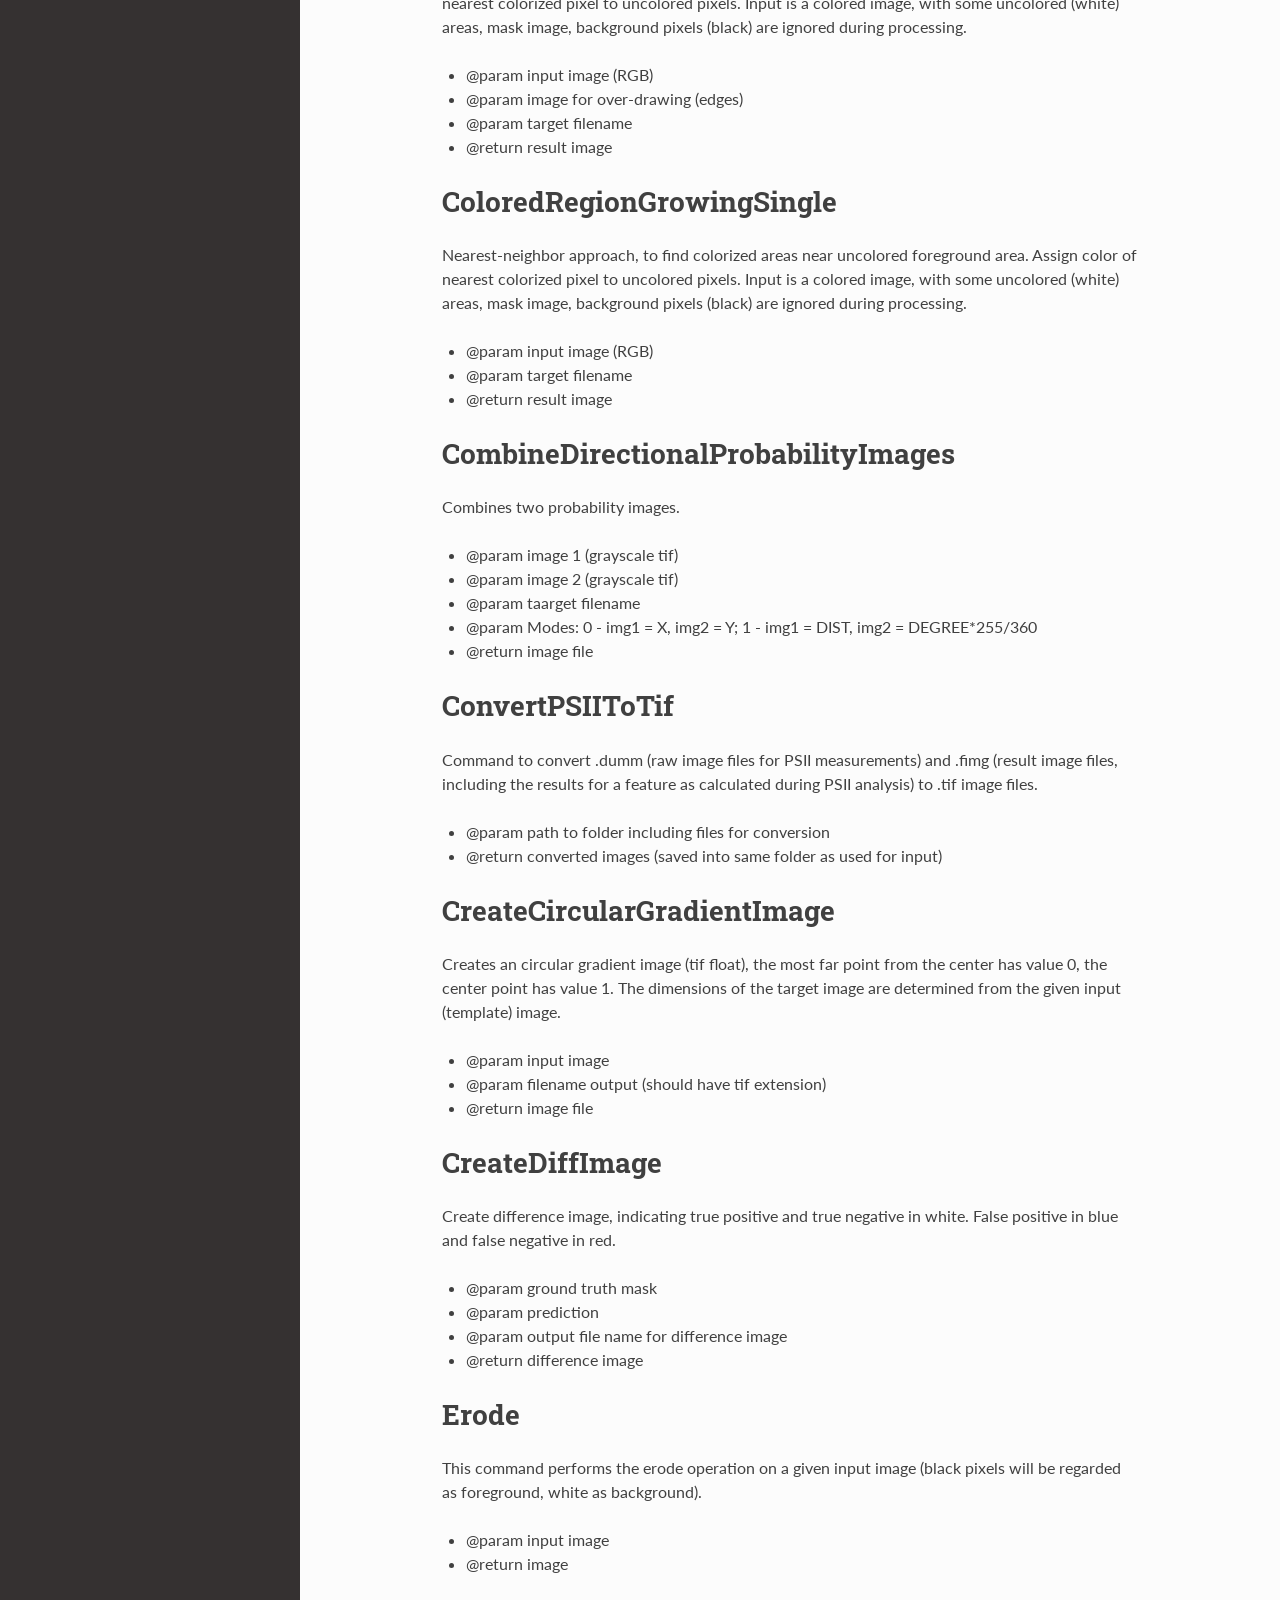
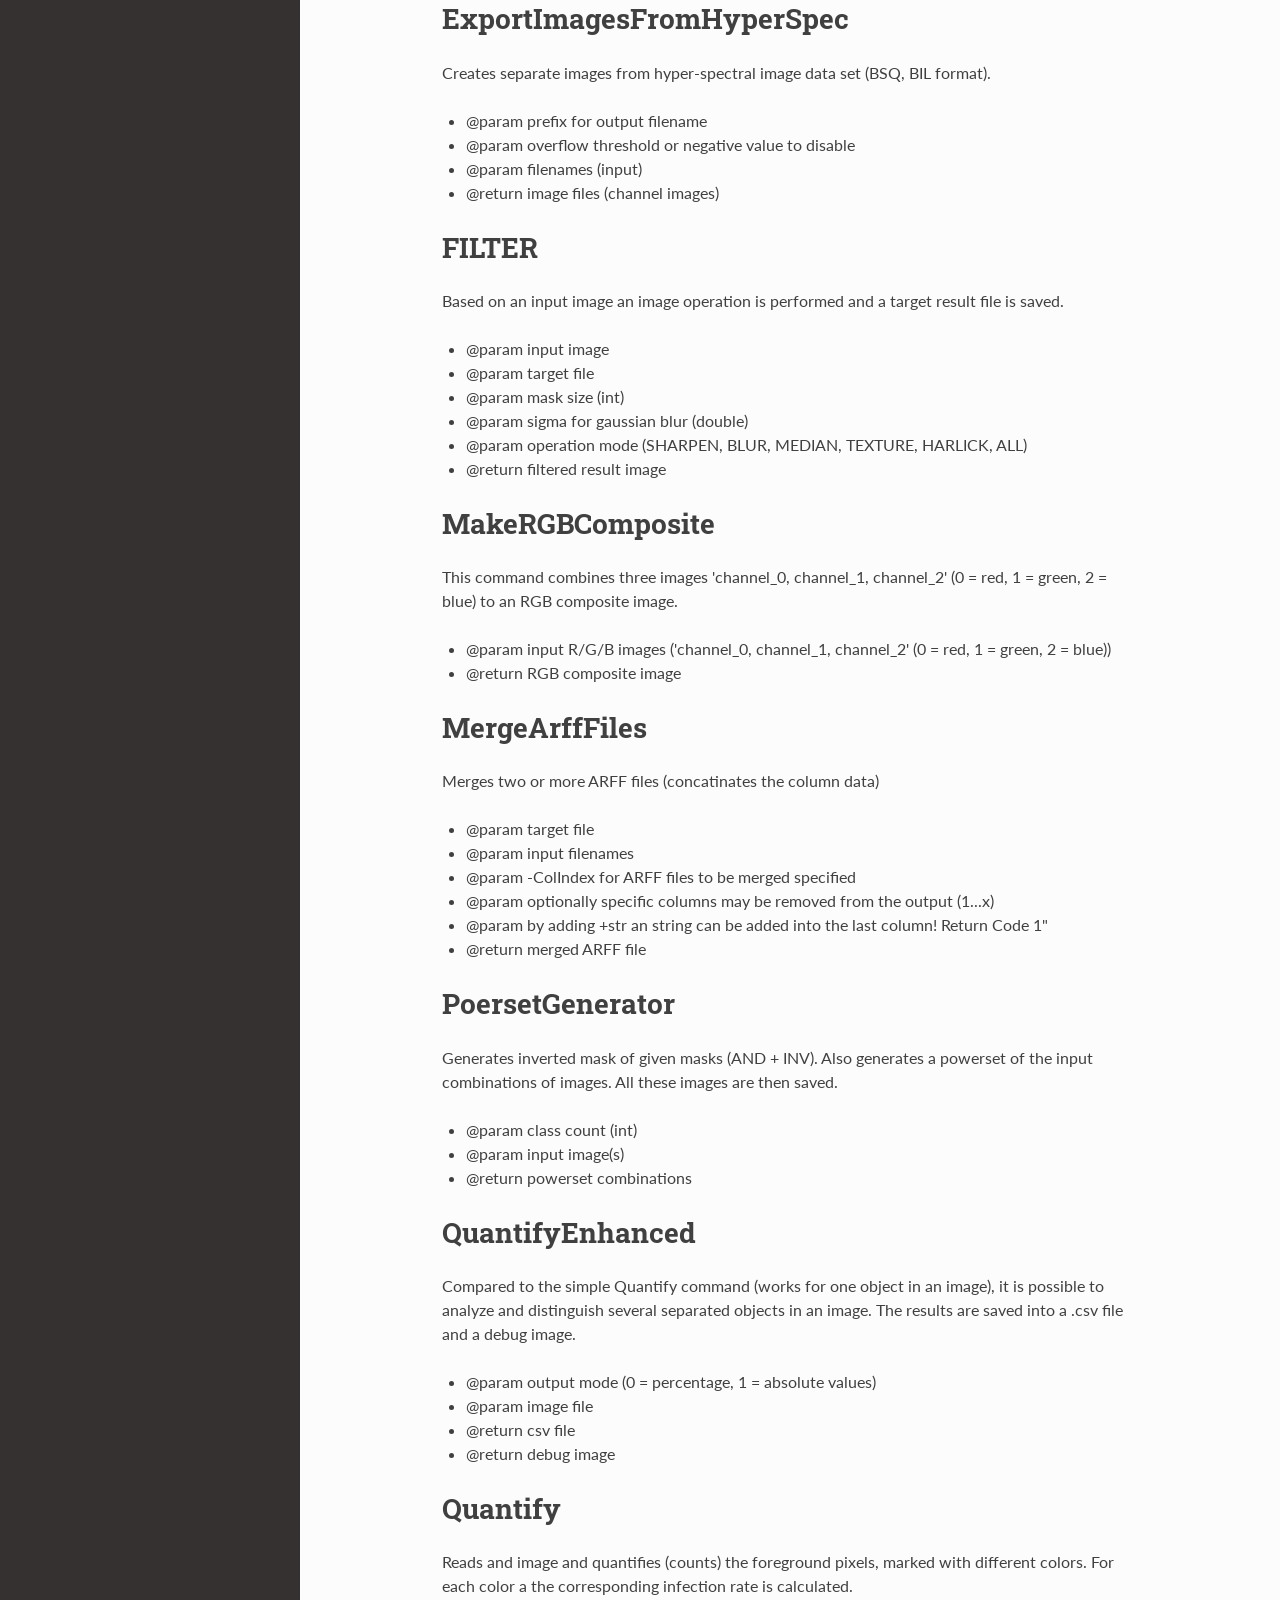
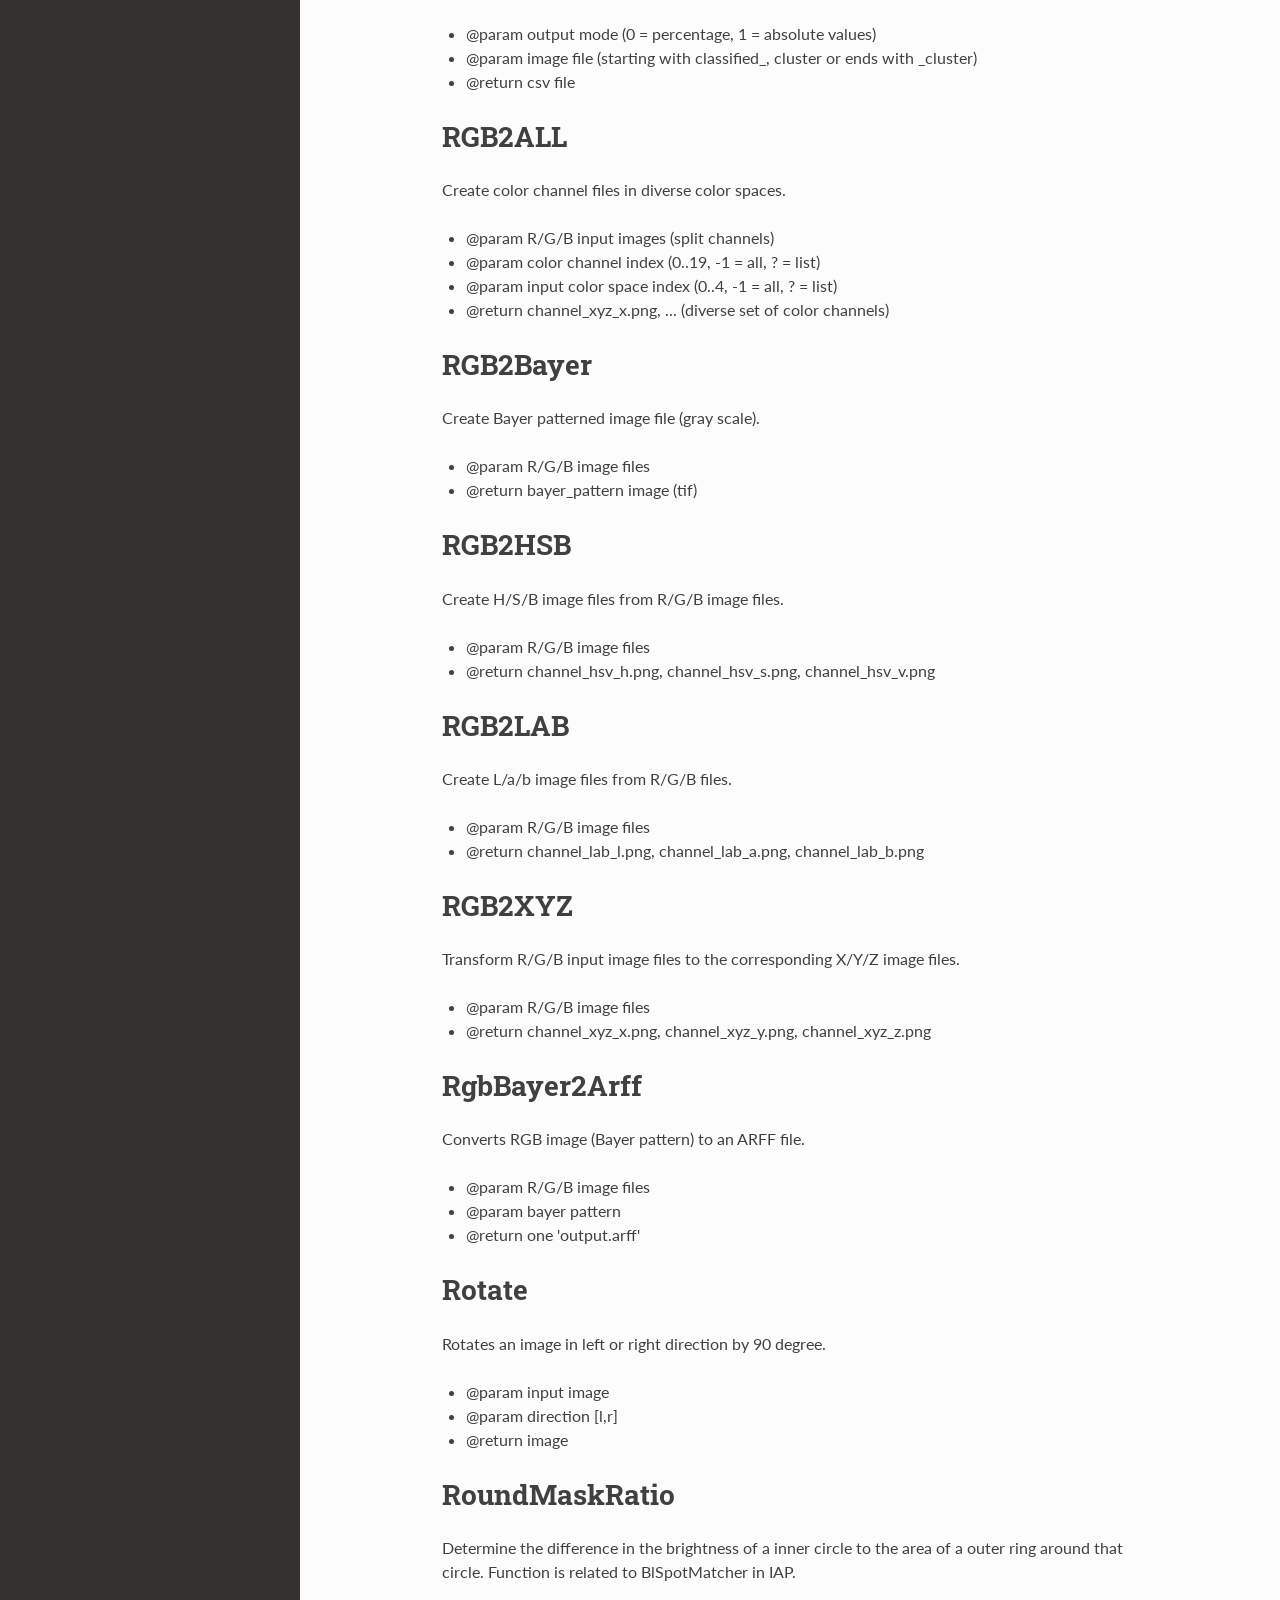
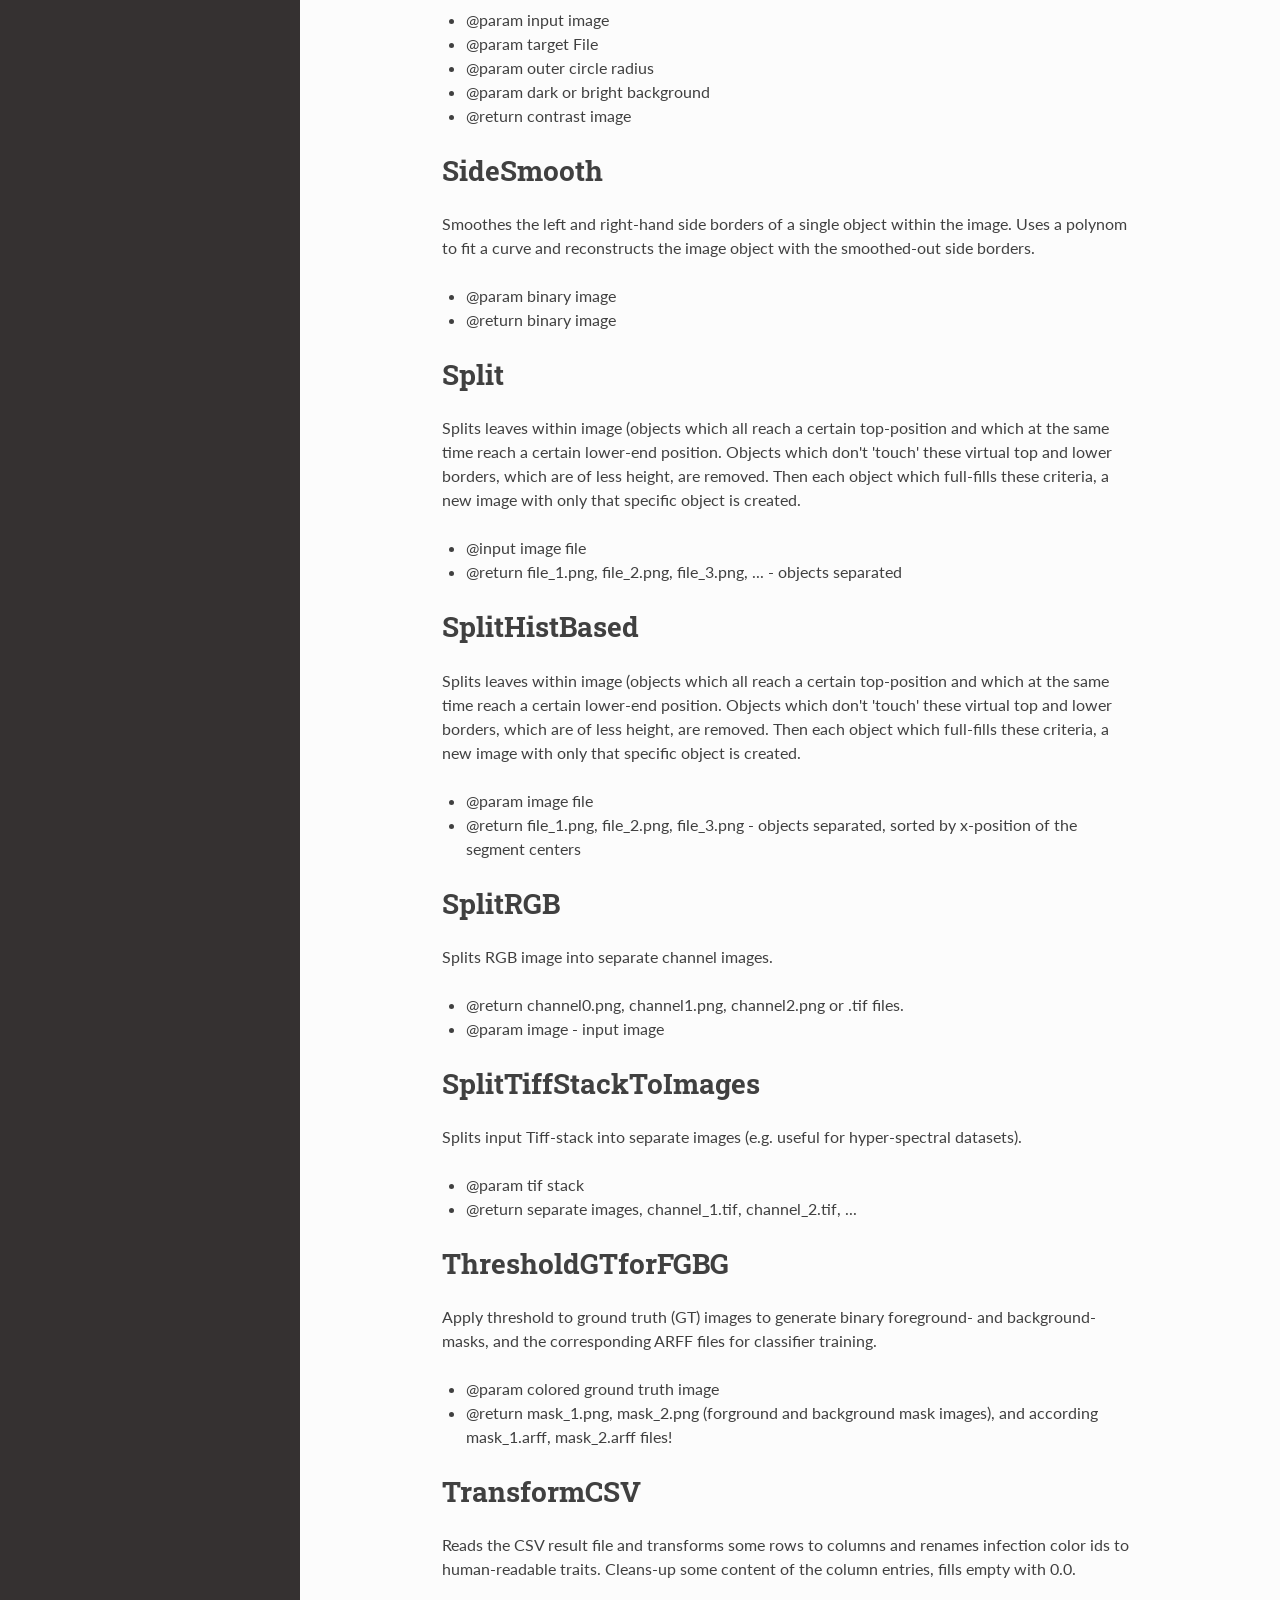
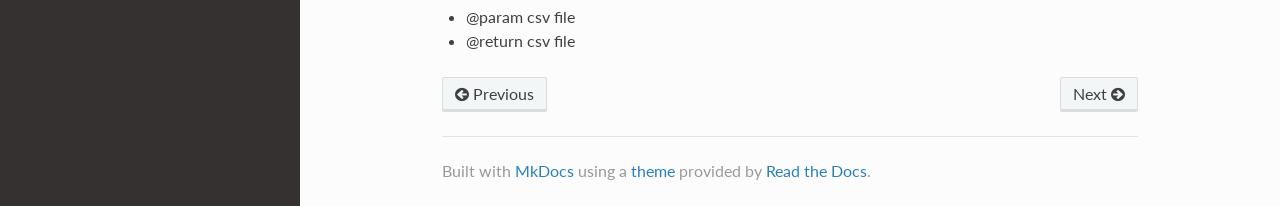
<file: mcccs_docs/site/cmd/all/index.html>
<!DOCTYPE html>
<!--[if IE 8]><html class="no-js lt-ie9" lang="en" > <![endif]-->
<!--[if gt IE 8]><!--> <html class="no-js" lang="en" > <!--<![endif]-->
<head>
  <meta charset="utf-8">
  <meta http-equiv="X-UA-Compatible" content="IE=edge">
  <meta name="viewport" content="width=device-width, initial-scale=1.0">
  
  
  <link rel="shortcut icon" href="../../img/favicon.ico">
  <title>Command descriptions - MCCCS docs</title>
  <link href='https://fonts.googleapis.com/css?family=Lato:400,700|Roboto+Slab:400,700|Inconsolata:400,700' rel='stylesheet' type='text/css'>

  <link rel="stylesheet" href="../../css/theme.css" type="text/css" />
  <link rel="stylesheet" href="../../css/theme_extra.css" type="text/css" />
  <link rel="stylesheet" href="../../css/highlight.css">
  
  <script>
    // Current page data
    var mkdocs_page_name = "Command descriptions";
    var mkdocs_page_input_path = "cmd/all.md";
    var mkdocs_page_url = "/cmd/all/";
  </script>
  
  <script src="../../js/jquery-2.1.1.min.js"></script>
  <script src="../../js/modernizr-2.8.3.min.js"></script>
  <script type="text/javascript" src="../../js/highlight.pack.js"></script> 
  
</head>

<body class="wy-body-for-nav" role="document">

  <div class="wy-grid-for-nav">

    
    <nav data-toggle="wy-nav-shift" class="wy-nav-side stickynav">
      <div class="wy-side-nav-search">
        <a href="../.." class="icon icon-home"> MCCCS docs</a>
        <div role="search">
  <form id ="rtd-search-form" class="wy-form" action="../../search.html" method="get">
    <input type="text" name="q" placeholder="Search docs" />
  </form>
</div>
      </div>

      <div class="wy-menu wy-menu-vertical" data-spy="affix" role="navigation" aria-label="main navigation">
	<ul class="current">
          
            <li>
    <li class="toctree-l1 ">
        <a class="" href="../..">Home</a>
        
    </li>
<li>
          
            <li>
    <ul class="subnav">
    <li><span>Documentation</span></li>

        
            
    <li class="toctree-l1 ">
        <a class="" href="../../installation/">Installation</a>
        
    </li>

        
            
    <li class="toctree-l1 ">
        <a class="" href="../../app_exp/">Running application examples</a>
        
    </li>

        
            
    <li class="toctree-l1 current">
        <a class="current" href="./">Command descriptions</a>
        
            <ul>
            
                <li class="toctree-l3"><a href="#addclassattributefromarffimageandmasks">AddClassAttributeFromARFFimageAndMasks</a></li>
                
            
                <li class="toctree-l3"><a href="#applyclass0tograyscaleimage">ApplyClass0ToGrayScaleImage</a></li>
                
            
                <li class="toctree-l3"><a href="#applyclass0toimage">ApplyClass0ToImage</a></li>
                
            
                <li class="toctree-l3"><a href="#applymask">ApplyMask</a></li>
                
            
                <li class="toctree-l3"><a href="#applymaskimage">ApplyMaskImage</a></li>
                
            
                <li class="toctree-l3"><a href="#applyroiandcrop">ApplyROIAndCrop</a></li>
                
            
                <li class="toctree-l3"><a href="#arfffromimagefilegenerator">ArffFromImageFileGenerator</a></li>
                
            
                <li class="toctree-l3"><a href="#arffsamplefilegenerator">ArffSampleFileGenerator</a></li>
                
            
                <li class="toctree-l3"><a href="#arfftoimagefilegenerator">ArffToImageFileGenerator</a></li>
                
            
                <li class="toctree-l3"><a href="#arfftoprobabilityimagefilegenerator">ArffToProbabilityImageFileGenerator</a></li>
                
            
                <li class="toctree-l3"><a href="#clacimage">ClacImage</a></li>
                
            
                <li class="toctree-l3"><a href="#calculatedistancemap">CalculateDistanceMap</a></li>
                
            
                <li class="toctree-l3"><a href="#coloredregiongrowing">ColoredRegionGrowing</a></li>
                
            
                <li class="toctree-l3"><a href="#coloredregiongrowingsingle">ColoredRegionGrowingSingle</a></li>
                
            
                <li class="toctree-l3"><a href="#combinedirectionalprobabilityimages">CombineDirectionalProbabilityImages</a></li>
                
            
                <li class="toctree-l3"><a href="#convertpsiitotif">ConvertPSIIToTif</a></li>
                
            
                <li class="toctree-l3"><a href="#createcirculargradientimage">CreateCircularGradientImage</a></li>
                
            
                <li class="toctree-l3"><a href="#creatediffimage">CreateDiffImage</a></li>
                
            
                <li class="toctree-l3"><a href="#erode">Erode</a></li>
                
            
                <li class="toctree-l3"><a href="#exportimagesfromhyperspec">ExportImagesFromHyperSpec</a></li>
                
            
                <li class="toctree-l3"><a href="#filter">FILTER</a></li>
                
            
                <li class="toctree-l3"><a href="#makergbcomposite">MakeRGBComposite</a></li>
                
            
                <li class="toctree-l3"><a href="#mergearfffiles">MergeArffFiles</a></li>
                
            
                <li class="toctree-l3"><a href="#poersetgenerator">PoersetGenerator</a></li>
                
            
                <li class="toctree-l3"><a href="#quantifyenhanced">QuantifyEnhanced</a></li>
                
            
                <li class="toctree-l3"><a href="#quantify">Quantify</a></li>
                
            
                <li class="toctree-l3"><a href="#rgb2all">RGB2ALL</a></li>
                
            
                <li class="toctree-l3"><a href="#rgb2bayer">RGB2Bayer</a></li>
                
            
                <li class="toctree-l3"><a href="#rgb2hsb">RGB2HSB</a></li>
                
            
                <li class="toctree-l3"><a href="#rgb2lab">RGB2LAB</a></li>
                
            
                <li class="toctree-l3"><a href="#rgb2xyz">RGB2XYZ</a></li>
                
            
                <li class="toctree-l3"><a href="#rgbbayer2arff">RgbBayer2Arff</a></li>
                
            
                <li class="toctree-l3"><a href="#rotate">Rotate</a></li>
                
            
                <li class="toctree-l3"><a href="#roundmaskratio">RoundMaskRatio</a></li>
                
            
                <li class="toctree-l3"><a href="#sidesmooth">SideSmooth</a></li>
                
            
                <li class="toctree-l3"><a href="#split">Split</a></li>
                
            
                <li class="toctree-l3"><a href="#splithistbased">SplitHistBased</a></li>
                
            
                <li class="toctree-l3"><a href="#splitrgb">SplitRGB</a></li>
                
            
                <li class="toctree-l3"><a href="#splittiffstacktoimages">SplitTiffStackToImages</a></li>
                
            
                <li class="toctree-l3"><a href="#thresholdgtforfgbg">ThresholdGTforFGBG</a></li>
                
            
                <li class="toctree-l3"><a href="#transformcsv">TransformCSV</a></li>
                
            
            </ul>
        
    </li>

        
    </ul>
<li>
          
            <li>
    <li class="toctree-l1 ">
        <a class="" href="../../faq/">FAQ</a>
        
    </li>
<li>
          
        </ul>
      </div>
      &nbsp;
    </nav>

    <section data-toggle="wy-nav-shift" class="wy-nav-content-wrap">

      
      <nav class="wy-nav-top" role="navigation" aria-label="top navigation">
        <i data-toggle="wy-nav-top" class="fa fa-bars"></i>
        <a href="../..">MCCCS docs</a>
      </nav>

      
      <div class="wy-nav-content">
        <div class="rst-content">
          <div role="navigation" aria-label="breadcrumbs navigation">
  <ul class="wy-breadcrumbs">
    <li><a href="../..">Docs</a> &raquo;</li>
    
      
        
          <li>Documentation &raquo;</li>
        
      
    
    <li>Command descriptions</li>
    <li class="wy-breadcrumbs-aside">
      
    </li>
  </ul>
  <hr/>
</div>
          <div role="main">
            <div class="section">
              
                <h1 id="addclassattributefromarffimageandmasks">AddClassAttributeFromARFFimageAndMasks</h1>
<p>Reads the image ARFF file, and all provided mask ARFF files.
Outputs N rows for each class.
Requires less memory, as all input ARFF files are read row by row, so only
one row of each input ARFF needs to stay in memory. In addition sets of valid row indices for
each mask file need to be constructed, to allow random selection of random samples. From the
mask ARFF files, the correct class of the current image row is detected, and the according class
information is added at the end of each image ARFF line.
The input mask files need to be read two times, the first time the number of
samples in each class are determined, so that in the main run the correct number
of samples may be selected randomly from the class rows. At least two mask arff files should be provided (though one would be enough, but then all image rows would belong to a single class.</p>
<ul>
<li>@param    class sample size N</li>
<li>@param    output arff file</li>
<li>@param    image arff file</li>
<li>@param    mask arff file 0</li>
<li>@param    mask arff file 1</li>
<li>@param    mask arff file 2 </li>
<li>
<p>@param    [..]</p>
</li>
<li>
<p>@return   ARFF file</p>
</li>
</ul>
<h1 id="applyclass0tograyscaleimage">ApplyClass0ToGrayScaleImage</h1>
<p>Converts classified ARFF result file to an image by using a labeled mask image.</p>
<ul>
<li>@param    input filename(s)</li>
<li>@return   image file</li>
</ul>
<h1 id="applyclass0toimage">ApplyClass0ToImage</h1>
<p>Converts classified ARFF result file to an image by using a labeled mask image.</p>
<ul>
<li>@param    input filename(s) for ARFF files</li>
<li>@return   visualization image of class 0 from input file</li>
</ul>
<h1 id="applymask">ApplyMask</h1>
<p>Converts classified ARFF result file to an image by using a labeled mask image.</p>
<ul>
<li>@param    directory with input file(s) images</li>
<li>
<p>@param    directory with input file(s) images ROIs</p>
</li>
<li>
<p>@return   cleared image (by given ROI)</p>
</li>
</ul>
<h1 id="applymaskimage">ApplyMaskImage</h1>
<p>Applies a mask on the input image, the output will be saved in a separate target file.</p>
<ul>
<li>@param    image   path to input image</li>
<li>@param    mask    path to mask image</li>
<li>
<p>@param    target  path to output directory</p>
</li>
<li>
<p>@return   image file</p>
</li>
</ul>
<h1 id="applyroiandcrop">ApplyROIAndCrop</h1>
<p>Apply a mask to given an image and return a cropped version with specified name (target file) and extension (file format).</p>
<ul>
<li>@param    image</li>
<li>@param    mask</li>
<li>@param    target file name</li>
<li>
<p>@param    file format</p>
</li>
<li>
<p>@return   image file</p>
</li>
</ul>
<h1 id="arfffromimagefilegenerator">ArffFromImageFileGenerator</h1>
<p>Converts image into an ARFF file.</p>
<ul>
<li>@param    class-count</li>
<li>
<p>@param    input filename</p>
</li>
<li>
<p>@return ARFF file</p>
</li>
</ul>
<h1 id="arffsamplefilegenerator">ArffSampleFileGenerator</h1>
<p>Sample Extraction from input images, generates .arff file for classifier training.</p>
<ul>
<li>@param    class-count (negative in case of foreground/background segmentation)</li>
<li>@param    sample-size</li>
<li>
<p>@param    input filename(s)</p>
</li>
<li>
<p>@return   ARFF file</p>
</li>
</ul>
<h1 id="arfftoimagefilegenerator">ArffToImageFileGenerator</h1>
<p>Converts classified ARFF result file to an image by using FG mask.</p>
<ul>
<li>@param    channel count (int)</li>
<li>
<p>@param    input ARFF file(s)</p>
</li>
<li>
<p>@return   classified image</p>
</li>
</ul>
<h1 id="arfftoprobabilityimagefilegenerator">ArffToProbabilityImageFileGenerator</h1>
<p>Converts classified ARFF result file (including pixel-probabilities for each class) to an grayscale-image (use of FG mask is possible).</p>
<ul>
<li>@param    channel count (positive value = .png output, negative value = .tif output)</li>
<li>@param    threshold for acceptance</li>
<li>
<p>@param    input filename(s) of ARFF file(s)</p>
</li>
<li>
<p>@return   grayscale image</p>
</li>
</ul>
<h1 id="clacimage">ClacImage</h1>
<p>Create image by calculating the difference, sum, division or multiplication of two images.</p>
<ul>
<li>@param    image A</li>
<li>@param    image B</li>
<li>@param    output file</li>
<li>@param    one of this: +,-,*,/, absdiff, and</li>
<li>
<p>@param    RGB or Float mode</p>
</li>
<li>
<p>@return   difference image according to operation mode</p>
</li>
</ul>
<h1 id="calculatedistancemap">CalculateDistanceMap</h1>
<p>Calculate distance map float image. Modes: 0 - eucl. distance map X, 1 - eucl. distance map Y, 2 - eucl. distance map dist, 3 - euchl. distance map degree*255/360.</p>
<ul>
<li>@param    mode 0/1/2/3</li>
<li>@param    input mask</li>
<li>
<p>@param    target TIFF file (distance map)</p>
</li>
<li>
<p>@return   distance map image (tif)</p>
</li>
</ul>
<h1 id="coloredregiongrowing">ColoredRegionGrowing</h1>
<p>Nearest-neighbor approach, to find colorized areas near uncolored foreground
area. Assign color of nearest colorized pixel to uncolored pixels. Input is a
colored image, with some uncolored (white) areas, mask image, background
pixels (black) are ignored during processing.</p>
<ul>
<li>@param    input image (RGB)</li>
<li>@param    image for over-drawing (edges)</li>
<li>
<p>@param    target filename</p>
</li>
<li>
<p>@return   result image</p>
</li>
</ul>
<h1 id="coloredregiongrowingsingle">ColoredRegionGrowingSingle</h1>
<p>Nearest-neighbor approach, to find colorized areas near uncolored foreground
area. Assign color of nearest colorized pixel to uncolored pixels. Input is a
colored image, with some uncolored (white) areas, mask image, background
pixels (black) are ignored during processing.</p>
<ul>
<li>@param    input image (RGB)</li>
<li>
<p>@param    target filename</p>
</li>
<li>
<p>@return   result image</p>
</li>
</ul>
<h1 id="combinedirectionalprobabilityimages">CombineDirectionalProbabilityImages</h1>
<p>Combines two probability images.</p>
<ul>
<li>@param    image 1 (grayscale tif)</li>
<li>@param    image 2 (grayscale tif)</li>
<li>@param    taarget filename</li>
<li>
<p>@param    Modes: 0 - img1 = X, img2 = Y; 1 - img1 = DIST, img2 = DEGREE*255/360</p>
</li>
<li>
<p>@return   image file</p>
</li>
</ul>
<h1 id="convertpsiitotif">ConvertPSIIToTif</h1>
<p>Command to convert .dumm (raw image files for PSII measurements) and
.fimg (result image files, including the results for a feature as 
calculated during PSII analysis) to .tif image files.</p>
<ul>
<li>
<p>@param    path to folder including files for conversion</p>
</li>
<li>
<p>@return   converted images (saved into same folder as used for input)</p>
</li>
</ul>
<h1 id="createcirculargradientimage">CreateCircularGradientImage</h1>
<p>Creates an circular gradient image (tif float), the most far point from the
center has value 0, the center point has value 1. The dimensions of the
target image are determined from the given input (template) image. </p>
<ul>
<li>@param    input image</li>
<li>
<p>@param    filename output (should have tif extension)</p>
</li>
<li>
<p>@return   image file</p>
</li>
</ul>
<h1 id="creatediffimage">CreateDiffImage</h1>
<p>Create difference image, indicating true positive and true negative in white.
False positive in blue and false negative in red.</p>
<ul>
<li>@param    ground truth mask</li>
<li>@param    prediction</li>
<li>
<p>@param    output file name for difference image</p>
</li>
<li>
<p>@return   difference image</p>
</li>
</ul>
<h1 id="erode">Erode</h1>
<p>This command performs the erode operation on a given input image (black pixels will be regarded as foreground, white as background).</p>
<ul>
<li>
<p>@param    input image</p>
</li>
<li>
<p>@return   image</p>
</li>
</ul>
<h1 id="exportimagesfromhyperspec">ExportImagesFromHyperSpec</h1>
<p>Creates separate images from hyper-spectral image data set (BSQ, BIL format).</p>
<ul>
<li>@param    prefix for output filename</li>
<li>@param    overflow threshold or negative value to disable</li>
<li>
<p>@param    filenames (input)</p>
</li>
<li>
<p>@return   image files (channel images)</p>
</li>
</ul>
<h1 id="filter">FILTER</h1>
<p>Based on an input image an image operation is performed and a target result file is saved.</p>
<ul>
<li>@param    input image</li>
<li>@param    target file</li>
<li>@param    mask size (int)</li>
<li>@param    sigma for gaussian blur (double)</li>
<li>
<p>@param    operation mode (SHARPEN, BLUR, MEDIAN, TEXTURE, HARLICK, ALL)</p>
</li>
<li>
<p>@return   filtered result image</p>
</li>
</ul>
<h1 id="makergbcomposite">MakeRGBComposite</h1>
<p>This command combines three images 'channel_0, channel_1, channel_2' (0 = red, 1 = green, 2 = blue) to an RGB composite image.</p>
<ul>
<li>
<p>@param    input R/G/B images ('channel_0, channel_1, channel_2' (0 = red, 1 = green, 2 = blue))</p>
</li>
<li>
<p>@return   RGB composite image</p>
</li>
</ul>
<h1 id="mergearfffiles">MergeArffFiles</h1>
<p>Merges two or more ARFF files (concatinates the column data)</p>
<ul>
<li>@param    target file</li>
<li>@param    input filenames</li>
<li>@param    -ColIndex for ARFF files to be merged specified</li>
<li>@param    optionally specific columns may be removed from the output (1...x)</li>
<li>
<p>@param    by adding +str an string can be added into the last column! Return Code 1"</p>
</li>
<li>
<p>@return   merged ARFF file</p>
</li>
</ul>
<h1 id="poersetgenerator">PoersetGenerator</h1>
<p>Generates inverted mask of given masks (AND + INV). Also generates a powerset of the input combinations of images.
All these images are then saved.</p>
<ul>
<li>@param    class count (int)</li>
<li>
<p>@param    input image(s)</p>
</li>
<li>
<p>@return   powerset combinations</p>
</li>
</ul>
<h1 id="quantifyenhanced">QuantifyEnhanced</h1>
<p>Compared to the simple Quantify command (works for one object in an image), it is possible to analyze and distinguish several separated objects in an image. The results are saved into a .csv file and a debug image.</p>
<ul>
<li>@param    output mode (0 = percentage, 1 = absolute values)</li>
<li>
<p>@param    image file</p>
</li>
<li>
<p>@return   csv file</p>
</li>
<li>@return   debug image</li>
</ul>
<h1 id="quantify">Quantify</h1>
<p>Reads and image and quantifies (counts) the foreground pixels, marked with different colors.
For each color a the corresponding infection rate is calculated.</p>
<ul>
<li>@param    output mode (0 = percentage, 1 = absolute values)</li>
<li>
<p>@param    image file (starting with classified_, cluster or ends with _cluster)</p>
</li>
<li>
<p>@return   csv file</p>
</li>
</ul>
<h1 id="rgb2all">RGB2ALL</h1>
<p>Create color channel files in diverse color spaces.</p>
<ul>
<li>@param    R/G/B input images (split channels)</li>
<li>@param    color channel index (0..19, -1 = all, ? = list)</li>
<li>
<p>@param    input color space index (0..4, -1 = all, ? = list)</p>
</li>
<li>
<p>@return   channel_xyz_x.png, ... (diverse set of color channels)</p>
</li>
</ul>
<h1 id="rgb2bayer">RGB2Bayer</h1>
<p>Create Bayer patterned image file (gray scale).</p>
<ul>
<li>
<p>@param    R/G/B image files</p>
</li>
<li>
<p>@return   bayer_pattern image (tif)</p>
</li>
</ul>
<h1 id="rgb2hsb">RGB2HSB</h1>
<p>Create H/S/B image files from R/G/B image files.</p>
<ul>
<li>@param    R/G/B image files</li>
<li>@return   channel_hsv_h.png, channel_hsv_s.png, channel_hsv_v.png</li>
</ul>
<h1 id="rgb2lab">RGB2LAB</h1>
<p>Create L/a/b image files from R/G/B files.</p>
<ul>
<li>
<p>@param    R/G/B image files</p>
</li>
<li>
<p>@return   channel_lab_l.png, channel_lab_a.png, channel_lab_b.png</p>
</li>
</ul>
<h1 id="rgb2xyz">RGB2XYZ</h1>
<p>Transform R/G/B input image files to the corresponding X/Y/Z image files.</p>
<ul>
<li>
<p>@param    R/G/B image files</p>
</li>
<li>
<p>@return   channel_xyz_x.png, channel_xyz_y.png, channel_xyz_z.png</p>
</li>
</ul>
<h1 id="rgbbayer2arff">RgbBayer2Arff</h1>
<p>Converts RGB image (Bayer pattern) to an ARFF file.</p>
<ul>
<li>@param    R/G/B image files</li>
<li>
<p>@param    bayer pattern</p>
</li>
<li>
<p>@return   one 'output.arff'</p>
</li>
</ul>
<h1 id="rotate">Rotate</h1>
<p>Rotates an image in left or right direction by 90 degree.</p>
<ul>
<li>@param    input image</li>
<li>
<p>@param    direction [l,r]</p>
</li>
<li>
<p>@return   image</p>
</li>
</ul>
<h1 id="roundmaskratio">RoundMaskRatio</h1>
<p>Determine the difference in the brightness of a inner circle to the area of a outer ring around that circle. Function is related to BlSpotMatcher in IAP.</p>
<ul>
<li>@param    input image</li>
<li>@param    target File</li>
<li>@param    outer circle radius</li>
<li>
<p>@param    dark or bright background</p>
</li>
<li>
<p>@return   contrast image</p>
</li>
</ul>
<h1 id="sidesmooth">SideSmooth</h1>
<p>Smoothes the left and right-hand side borders of a single object within the image.
Uses a polynom to fit a curve and reconstructs the image object with the smoothed-out
side borders.</p>
<ul>
<li>
<p>@param    binary image</p>
</li>
<li>
<p>@return   binary image</p>
</li>
</ul>
<h1 id="split">Split</h1>
<p>Splits leaves within image (objects which all reach a certain top-position and which at the same time
reach a certain lower-end position. Objects which don't 'touch' these virtual top and lower borders, which
are of less height, are removed. Then each object which full-fills these criteria, a new image with only
that specific object is created.</p>
<ul>
<li>@input    image file</li>
<li>@return   file_1.png, file_2.png, file_3.png, ...  - objects separated</li>
</ul>
<h1 id="splithistbased">SplitHistBased</h1>
<p>Splits leaves within image (objects which all reach a certain top-position and which at the same time
reach a certain lower-end position. Objects which don't 'touch' these virtual top and lower borders, which
are of less height, are removed. Then each object which full-fills these criteria, a new image with only
that specific object is created.</p>
<ul>
<li>
<p>@param    image file</p>
</li>
<li>
<p>@return   file_1.png, file_2.png, file_3.png - objects separated, sorted by x-position of the segment centers</p>
</li>
</ul>
<h1 id="splitrgb">SplitRGB</h1>
<p>Splits RGB image into separate channel images.</p>
<ul>
<li>@return   channel0.png, channel1.png, channel2.png or .tif files.</li>
<li>@param    image - input image</li>
</ul>
<h1 id="splittiffstacktoimages">SplitTiffStackToImages</h1>
<p>Splits input Tiff-stack into separate images (e.g. useful for hyper-spectral datasets).</p>
<ul>
<li>
<p>@param    tif stack</p>
</li>
<li>
<p>@return   separate images, channel_1.tif, channel_2.tif, ...</p>
</li>
</ul>
<h1 id="thresholdgtforfgbg">ThresholdGTforFGBG</h1>
<p>Apply threshold to ground truth (GT) images to generate binary foreground- and background-masks, and the corresponding ARFF files for classifier training.</p>
<ul>
<li>@param    colored ground truth image</li>
<li>@return   mask_1.png, mask_2.png (forground and background mask images), and according mask_1.arff, mask_2.arff files!</li>
</ul>
<h1 id="transformcsv">TransformCSV</h1>
<p>Reads the CSV result file and transforms some rows to columns and
renames infection color ids to human-readable traits.
Cleans-up some content of the column entries, fills empty with 0.0.</p>
<ul>
<li>@param    csv file</li>
<li>@return   csv file</li>
</ul>
              
            </div>
          </div>
          <footer>
  
    <div class="rst-footer-buttons" role="navigation" aria-label="footer navigation">
      
        <a href="../../faq/" class="btn btn-neutral float-right" title="FAQ">Next <span class="icon icon-circle-arrow-right"></span></a>
      
      
        <a href="../../app_exp/" class="btn btn-neutral" title="Running application examples"><span class="icon icon-circle-arrow-left"></span> Previous</a>
      
    </div>
  

  <hr/>

  <div role="contentinfo">
    <!-- Copyright etc -->
    
  </div>

  Built with <a href="http://www.mkdocs.org">MkDocs</a> using a <a href="https://github.com/snide/sphinx_rtd_theme">theme</a> provided by <a href="https://readthedocs.org">Read the Docs</a>.
</footer>
	  
        </div>
      </div>

    </section>
    
  </div>

  <div class="rst-versions" role="note" style="cursor: pointer">
    <span class="rst-current-version" data-toggle="rst-current-version">
      
      
        <span><a href="../../app_exp/" style="color: #fcfcfc;">&laquo; Previous</a></span>
      
      
        <span style="margin-left: 15px"><a href="../../faq/" style="color: #fcfcfc">Next &raquo;</a></span>
      
    </span>
</div>
    <script src="../../js/theme.js"></script>

</body>
</html>
</file>
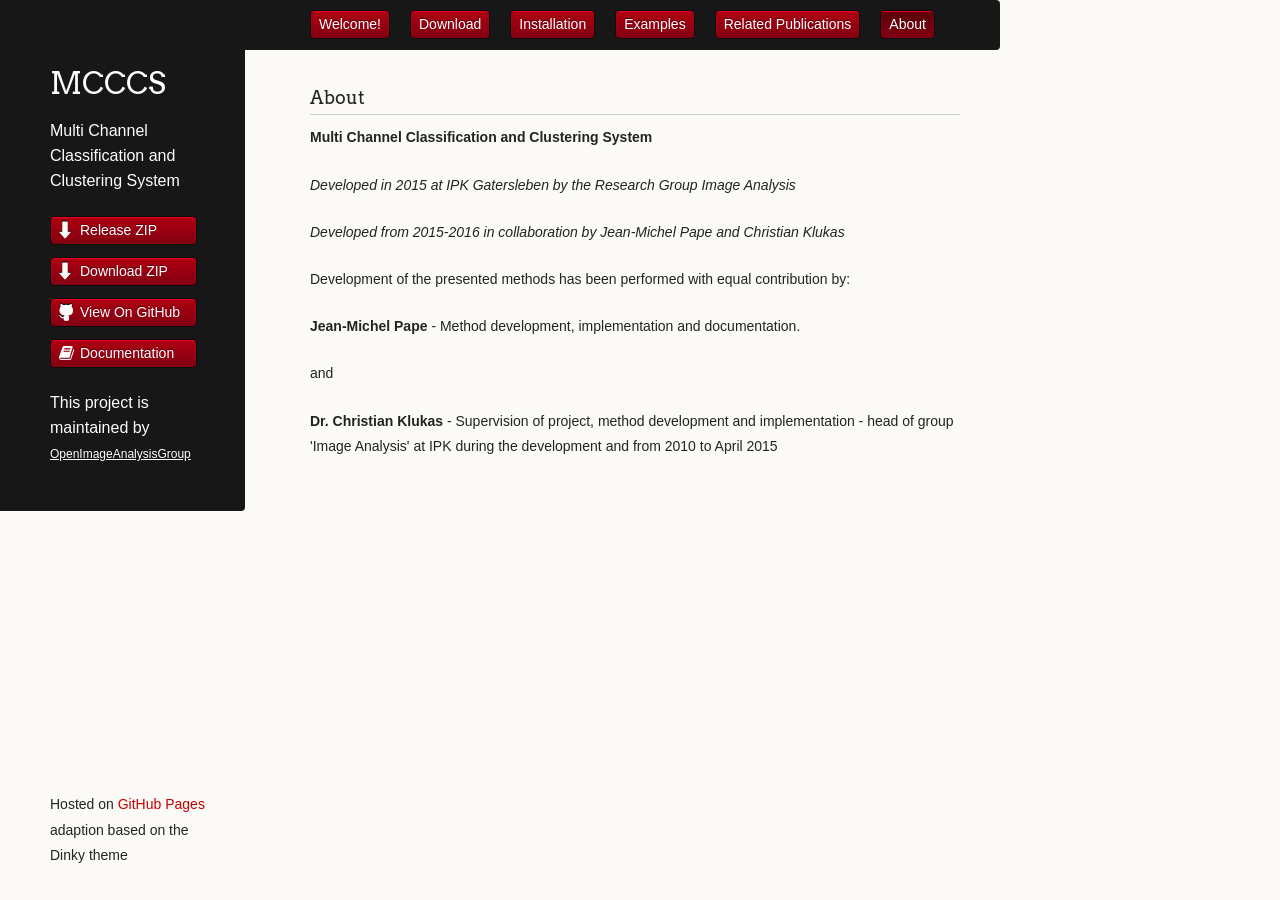
<file: subsites/about.html>
<!doctype html>
<html>
  <head>
    <meta charset="utf-8">
    <meta http-equiv="X-UA-Compatible" content="chrome=1">
    <title>MCCCS by OpenImageAnalysisGroup</title>

    <link rel="stylesheet" href="../stylesheets/styles.css">
    <link rel="stylesheet" href="../stylesheets/github-light.css">
	<link rel="shortcut icon" type="image/png" href="../mcccs_icon_120.ico">
    <script src="../javascripts/scale.fix.js"></script>
    <meta name="viewport" content="width=device-width, initial-scale=1, user-scalable=no">
    <!--[if lt IE 9]>
    <script src="//html5shiv.googlecode.com/svn/trunk/html5.js"></script>
    <![endif]-->
  </head>
  <body>
    <div class="wrapper">
      <header>
        <h1 class="header">MCCCS</h1>
        <p class="header">Multi Channel Classification and Clustering System</p>

        <ul>
	  <li class="download"><a class="buttons" href="https://github.com/OpenImageAnalysisGroup/MCCCS/releases/tag/MCCCS_v1.0.0">Release ZIP</a></li>
          <li class="download"><a class="buttons" href="https://github.com/OpenImageAnalysisGroup/MCCCS/zipball/master">Download ZIP</a></li>
	  <li><a class="buttons github" href="https://github.com/OpenImageAnalysisGroup/MCCCS">View On GitHub</a></li>
	  <li><a class="buttons doc" href="../mcccs_docs/site/index.html">Documentation</a></li>
        </ul>

        <p class="header">This project is maintained by <a class="header name" href="https://github.com/OpenImageAnalysisGroup"><small>OpenImageAnalysisGroup</small></a></p>


      </header>

	<nav>
		<div class="nav_button"><a class="buttonsnav" href="../index.html">Welcome!</a></div>
<div class="nav_button"><a class="buttonsnav" href="download.html">Download</a></div>
<div class="nav_button"><a class="buttonsnav" href="doc.html">Installation</a></div>
<div class="nav_button"><a class="buttonsnav" href="exp.html">Examples</a></div>
<div class="nav_button"><a class="buttonsnav" href="pub.html">Related Publications</a></div>
<div class="nav_button_active"><a class="buttonsnav" href="about.html">About</a></div>
	</nav>

      <section>
        <h3>
<a id="about" class="anchor" href="#about" aria-hidden="true"><span aria-hidden="true" class="octicon octicon-link"></span></a>About</h3>

<p><strong>Multi Channel Classification and Clustering System</strong></p>

<p><em>Developed in 2015 at IPK Gatersleben by the Research Group Image Analysis</em></p>

<p><em>Developed from 2015-2016 in collaboration by Jean-Michel Pape and Christian Klukas</em></p>

<p>Development of the presented methods has been performed with equal contribution by:</p>

<p><strong>Jean-Michel Pape</strong> -  Method development, implementation and documentation.</p>

<p>and</p>

<p><strong>Dr. Christian Klukas</strong> - Supervision of project, method development and implementation - head of group 'Image Analysis' at IPK during the development and from 2010 to April 2015</p>
      </section>
      <footer>
        <p><small>Hosted on <a href="https://pages.github.com">GitHub Pages</a> adaption based on the Dinky theme</small></p>
      </footer>
    </div>
    <!--[if !IE]><script>fixScale(document);</script><![endif]-->
		
  </body>
</html>
</file>
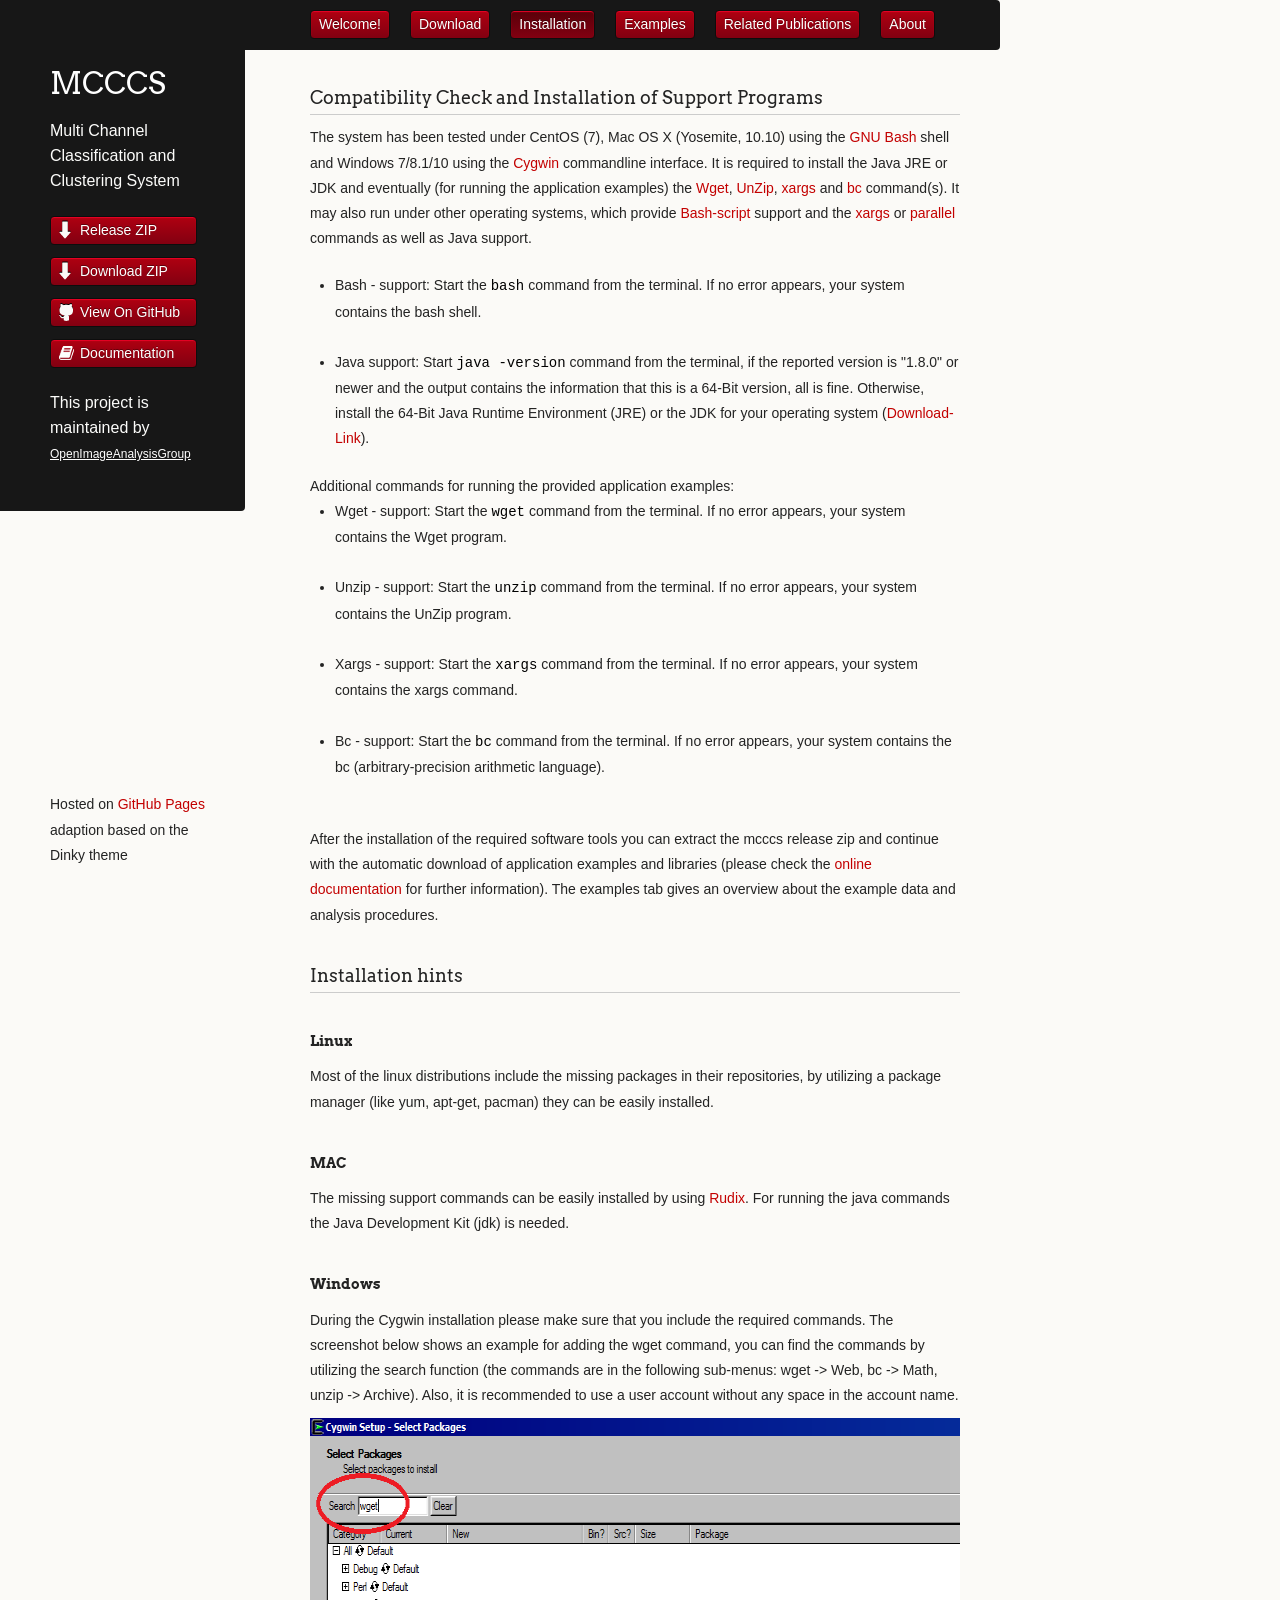
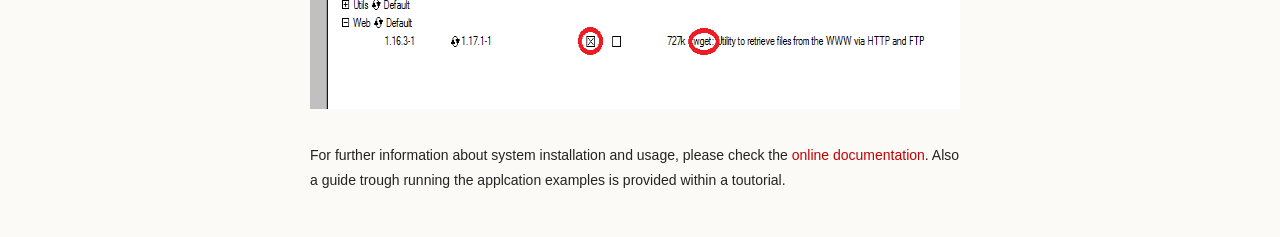
<file: subsites/doc.html>
<!doctype html>
<html>
  <head>
    <meta charset="utf-8">
    <meta http-equiv="X-UA-Compatible" content="chrome=1">
    <title>MCCCS by OpenImageAnalysisGroup</title>

    <link rel="stylesheet" href="../stylesheets/styles.css">
    <link rel="stylesheet" href="../stylesheets/github-light.css">
	<link rel="shortcut icon" type="image/png" href="../mcccs_icon_120.ico">
    <script src="../javascripts/scale.fix.js"></script>
    <meta name="viewport" content="width=device-width, initial-scale=1, user-scalable=no">
    <!--[if lt IE 9]>
    <script src="//html5shiv.googlecode.com/svn/trunk/html5.js"></script>
    <![endif]-->
  </head>
  <body>
    <div class="wrapper">
      <header>
        <h1 class="header">MCCCS</h1>
        <p class="header">Multi Channel Classification and Clustering System</p>

        <ul>
	  <li class="download"><a class="buttons" href="https://github.com/OpenImageAnalysisGroup/MCCCS/releases/tag/MCCCS_v1.0.0">Release ZIP</a></li>
          <li class="download"><a class="buttons" href="https://github.com/OpenImageAnalysisGroup/MCCCS/zipball/master">Download ZIP</a></li>
	  <li><a class="buttons github" href="https://github.com/OpenImageAnalysisGroup/MCCCS">View On GitHub</a></li>
	  <li><a class="buttons doc" href="../mcccs_docs/site/index.html">Documentation</a></li>
        </ul>

        <p class="header">This project is maintained by <a class="header name" href="https://github.com/OpenImageAnalysisGroup"><small>OpenImageAnalysisGroup</small></a></p>


      </header>

	<nav>
		<div class="nav_button"><a class="buttonsnav" href="../index.html">Welcome!</a></div>
<div class="nav_button"><a class="buttonsnav" href="download.html">Download</a></div>
<div class="nav_button_active"><a class="buttonsnav" href="doc.html">Installation</a></div>
<div class="nav_button"><a class="buttonsnav" href="exp.html">Examples</a></div>
<div class="nav_button"><a class="buttonsnav" href="pub.html">Related Publications</a></div>
<div class="nav_button"><a class="buttonsnav" href="about.html">About</a></div>
	</nav>

      <section>
<h3>
<a id="about" class="anchor" href="#about" aria-hidden="true"><span aria-hidden="true" class="octicon octicon-link"></span></a>Compatibility Check and Installation of Support Programs</h3>
<p>The system has been tested under CentOS (7), Mac OS X (Yosemite, 10.10) using the <a href="https://www.gnu.org/software/bash/">GNU Bash</a> shell and Windows 7/8.1/10 using the <a href="https://www.cygwin.com/">Cygwin</a> commandline interface. It is required to install the Java JRE or JDK and eventually (for running the application examples) the <a href="http://www.gnu.org/software/wget/">Wget</a>, <a href="http://www.info-zip.org/">UnZip</a>, <a href="http://pubs.opengroup.org/onlinepubs/9699919799/utilities/xargs.html">xargs</a> and <a href="http://pubs.opengroup.org/onlinepubs/9699919799/utilities/bc.html">bc</a> command(s). It may also run under other operating systems, which provide <a href="https://www.gnu.org/software/bash/">Bash-script</a> support and the <a href="http://www.gnu.org/software/findutils/">xargs</a> or <a href="http://www.gnu.org/software/parallel/">parallel</a> commands as well as Java support.<br></p>
<ul>
<li>Bash - support: Start the <b><code>bash</code></b> command from the terminal. If no error appears, your system contains the bash shell.<br><br>
<li>Java support: Start <b><code>java -version</code></b> command from the terminal, if the reported version is "1.8.0" or newer and the output contains the information that this is a 64-Bit version, all is fine. Otherwise, install the 64-Bit Java Runtime Environment (JRE) or the JDK for your operating system (<a href="http://www.oracle.com/technetwork/java/javase/downloads/">Download-Link</a>).
</ul>
<i>Additional commands for running the provided application examples:</i><br>
<ul>
<li>Wget - support: Start the <b><code>wget</code></b> command from the terminal. If no error appears, your system contains the Wget program.<br><br>
<li>Unzip - support: Start the <b><code>unzip</code></b> command from the terminal. If no error appears, your system contains the UnZip program.<br><br>
<li>Xargs - support: Start the <b><code>xargs</code></b> command from the terminal. If no error appears, your system contains the xargs command.<br><br>
<li>Bc - support: Start the <b><code>bc</code></b> command from the terminal. If no error appears, your system contains the bc (arbitrary-precision arithmetic language).
	      </ul>
<br>
After the installation of the required software tools you can extract the mcccs release zip and continue with the automatic download of application examples and libraries (please check the <a href="../mcccs_docs/site/index.html">online documentation</a> for further information). The examples tab gives an overview about the example data and analysis procedures.
	      <h3>
<a id="about" class="anchor" href="#about" aria-hidden="true"><span aria-hidden="true" class="octicon octicon-link"></span></a>Installation hints</h3>
<h5>Linux</h5>
Most of the linux distributions include the missing packages in their repositories, by utilizing a package manager (like yum, apt-get, pacman) they can be easily installed.
<h5>MAC</h5>
The missing support commands can be easily installed by using <a href="http://rudix.org/">Rudix</a>. For running the <b>java</b> commands the Java Development Kit (jdk) is needed.
<h5>Windows</h5>
During the <b>Cygwin</b> installation please make sure that you include the required commands. The screenshot below shows an example for adding the wget command, you can find the commands by utilizing the search function (the commands are in the following sub-menus: wget -> Web, bc -> Math, unzip -> Archive). Also, it is recommended to use a user account without any space in the account name.
<img src="../images/cygwin_setup.png" width="830px" height="291px" vspace="20px" hspace="20px">
<br><br>
For further information about system installation and usage, please check the <a href="../mcccs_docs/site/index.html">online documentation</a>. Also a guide trough running the applcation examples is provided within a toutorial.


      </section>
      <footer>
        <p><small>Hosted on <a href="https://pages.github.com">GitHub Pages</a> adaption based on the Dinky theme</small></p>
      </footer>
    </div>
    <!--[if !IE]><script>fixScale(document);</script><![endif]-->
		
  </body>
</html>
</file>
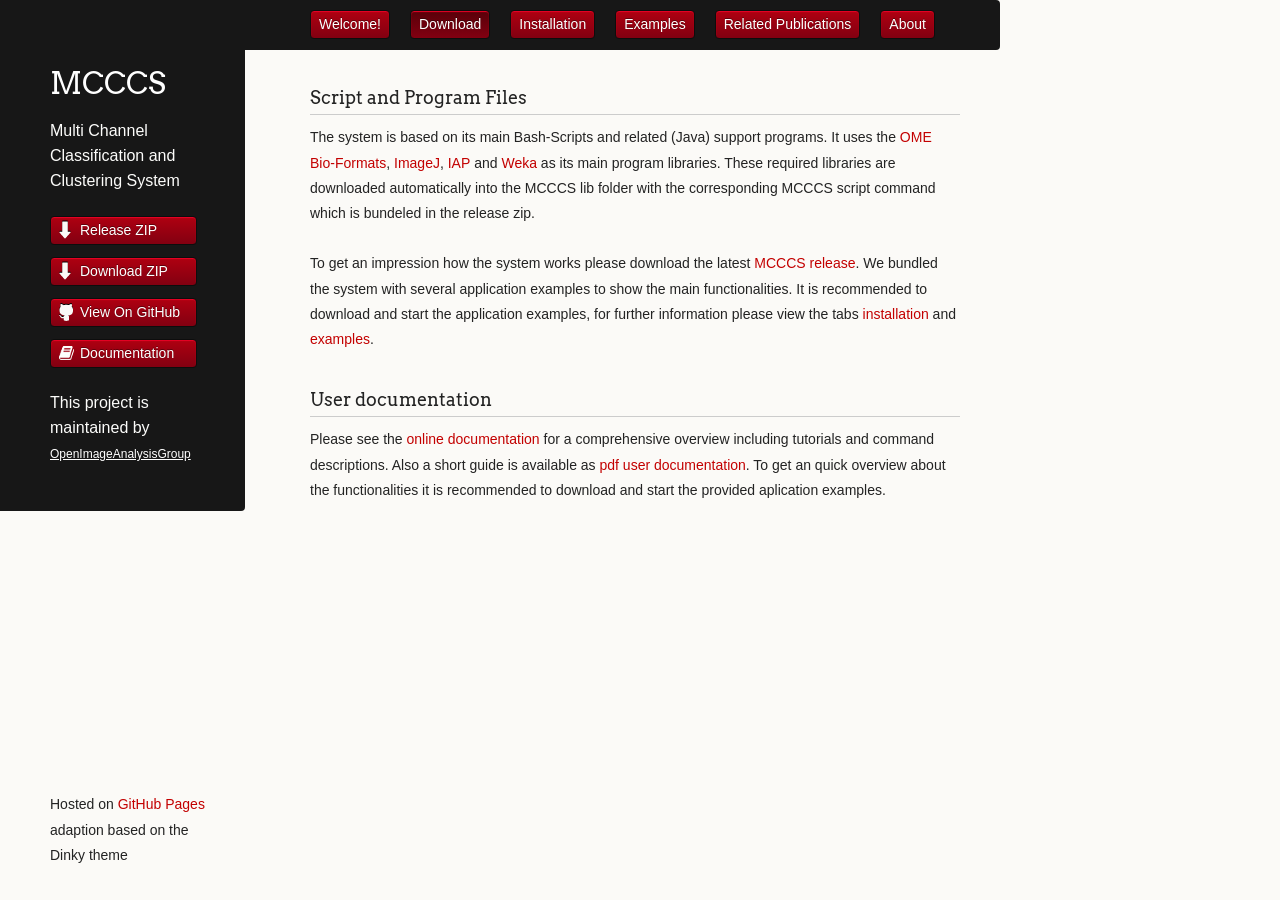
<file: subsites/download.html>
<!doctype html>
<html>
  <head>
    <meta charset="utf-8">
    <meta http-equiv="X-UA-Compatible" content="chrome=1">
    <title>MCCCS by OpenImageAnalysisGroup</title>

    <link rel="stylesheet" href="../stylesheets/styles.css">
    <link rel="stylesheet" href="../stylesheets/github-light.css">
	<link rel="shortcut icon" type="image/png" href="../mcccs_icon_120.ico">
    <script src="../javascripts/scale.fix.js"></script>
    <meta name="viewport" content="width=device-width, initial-scale=1, user-scalable=no">
    <!--[if lt IE 9]>
    <script src="//html5shiv.googlecode.com/svn/trunk/html5.js"></script>
    <![endif]-->
  </head>
  <body>
    <div class="wrapper">
      <header>
        <h1 class="header">MCCCS</h1>
        <p class="header">Multi Channel Classification and Clustering System</p>

        <ul>
	  <li class="download"><a class="buttons" href="https://github.com/OpenImageAnalysisGroup/MCCCS/releases/tag/MCCCS_v1.0.0">Release ZIP</a></li>
          <li class="download"><a class="buttons" href="https://github.com/OpenImageAnalysisGroup/MCCCS/zipball/master">Download ZIP</a></li>
	  <li><a class="buttons github" href="https://github.com/OpenImageAnalysisGroup/MCCCS">View On GitHub</a></li>
	  <li><a class="buttons doc" href="../mcccs_docs/site/index.html">Documentation</a></li>
        </ul>

        <p class="header">This project is maintained by <a class="header name" href="https://github.com/OpenImageAnalysisGroup"><small>OpenImageAnalysisGroup</small></a></p>


      </header>

	<nav>
		<div class="nav_button"><a class="buttonsnav" href="../index.html">Welcome!</a></div>
<div class="nav_button_active"><a class="buttonsnav" href="download.html">Download</a></div>
<div class="nav_button"><a class="buttonsnav" href="doc.html">Installation</a></div>
<div class="nav_button"><a class="buttonsnav" href="exp.html">Examples</a></div>
<div class="nav_button"><a class="buttonsnav" href="pub.html">Related Publications</a></div>
<div class="nav_button"><a class="buttonsnav" href="about.html">About</a></div>
	</nav>

      <section>
<h3>
<a id="about" class="anchor" href="#about" aria-hidden="true"><span aria-hidden="true" class="octicon octicon-link"></span></a>Script and Program Files</h3>
<p>The system is based on its main Bash-Scripts and related (Java) support programs. It uses the <a href="http://www.openmicroscopy.org/site/products/formats-bio">OME Bio-Formats</a>, <a href="http://rsb.info.nih.gov/ij/">ImageJ</a>, <a href="http://iapg2p.sourceforge.net">IAP</a> and <a href="https://sourceforge.net/projects/weka/">Weka</a> as its main program libraries. <i>These required libraries are downloaded automatically into the MCCCS lib folder with the corresponding MCCCS script command which is bundeled in the release zip.</i><br><br>
To get an impression how the system works please download the latest <a href="https://github.com/OpenImageAnalysisGroup/MCCCS/releases/tag/MCCCS_v1.0.0">MCCCS release</a>. We bundled the system with several application examples to show the main functionalities. It is recommended to download and start the application examples, for further information please view the tabs <a href="doc.html">installation</a> and <a href="exp.html">examples</a>.</p>
<h3>
<a id="about" class="anchor" href="#about" aria-hidden="true"><span aria-hidden="true" class="octicon octicon-link"></span></a>User documentation</h3>

<p>Please see the <a href="../mcccs_docs/site/index.html">online documentation</a> for a comprehensive overview including tutorials and command descriptions. Also a short guide is available as <a href="../files/MCCCS_documentation_v1_1.pdf">pdf user documentation</a>. To get an quick overview about the functionalities it is recommended to download and start the provided aplication examples.</p>


      </section>
      <footer>
        <p><small>Hosted on <a href="https://pages.github.com">GitHub Pages</a> adaption based on the Dinky theme</small></p>
      </footer>
    </div>
    <!--[if !IE]><script>fixScale(document);</script><![endif]-->
		
  </body>
</html>
</file>
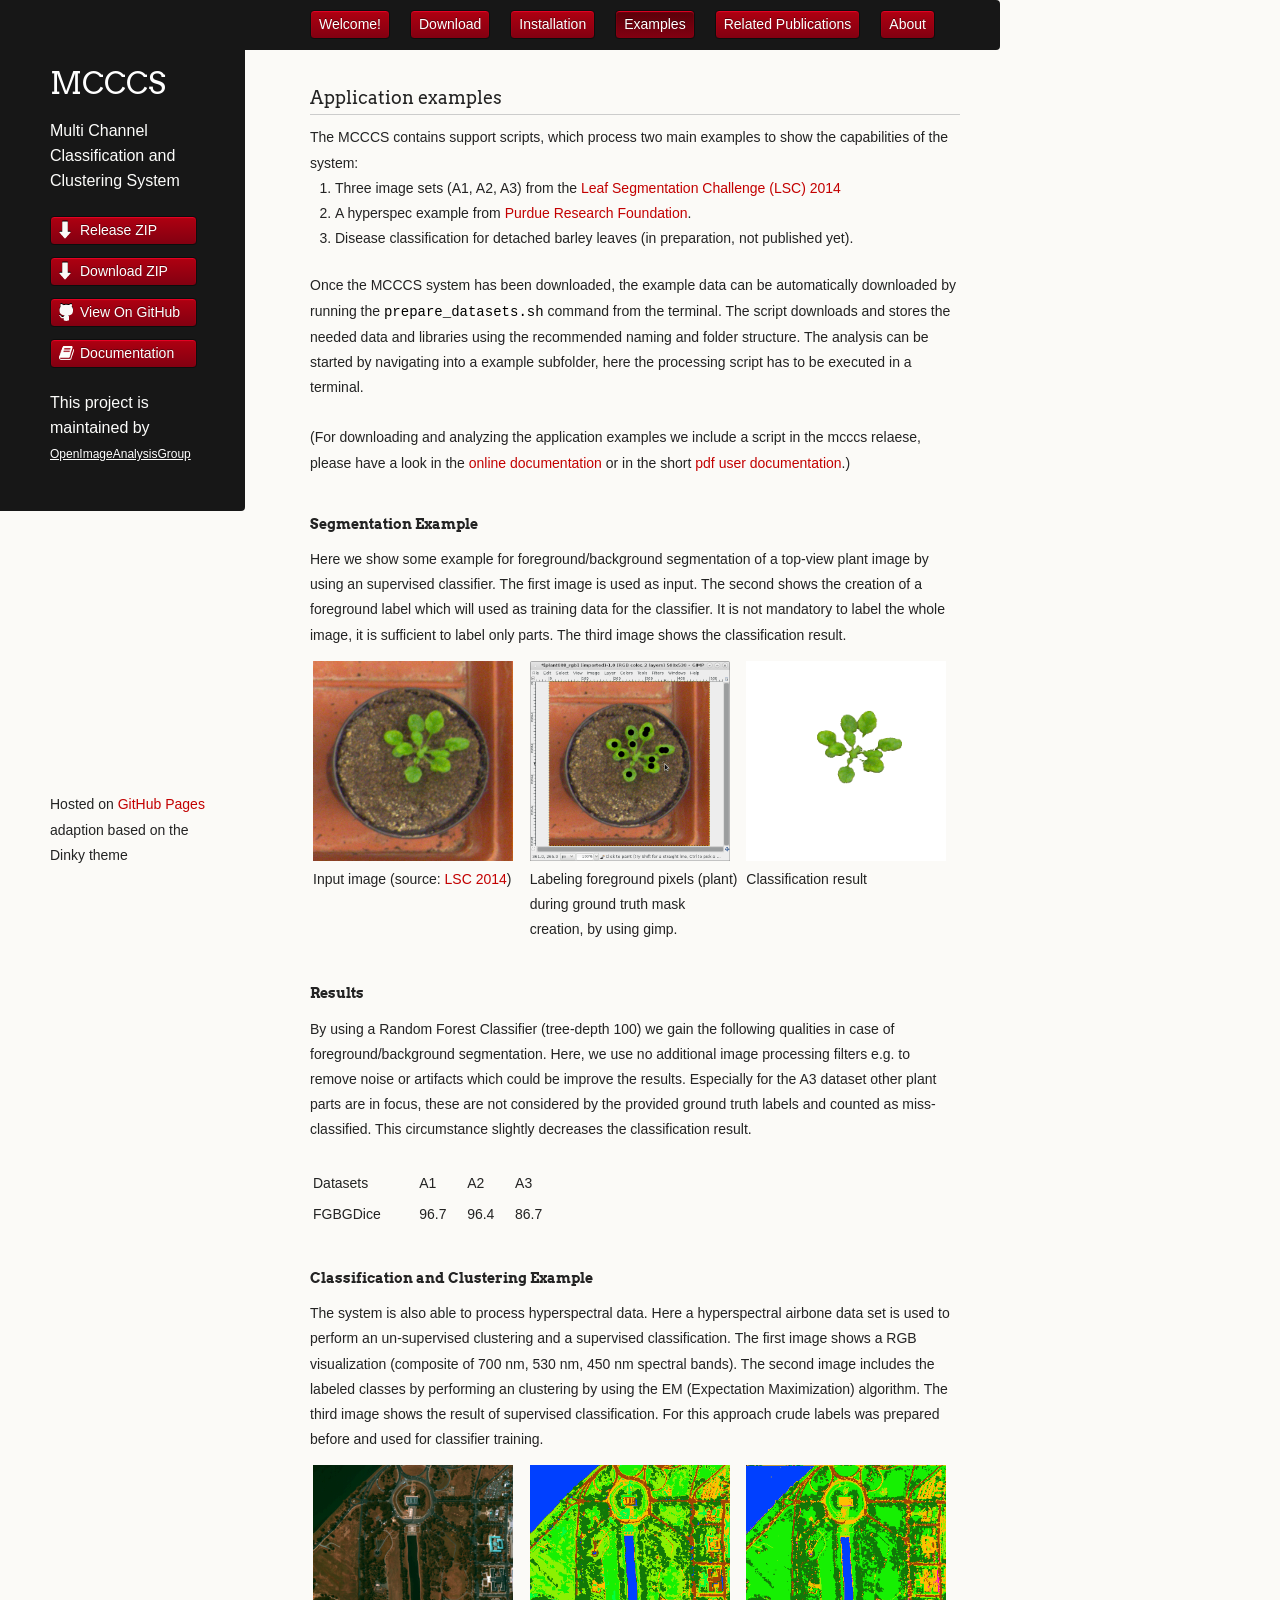
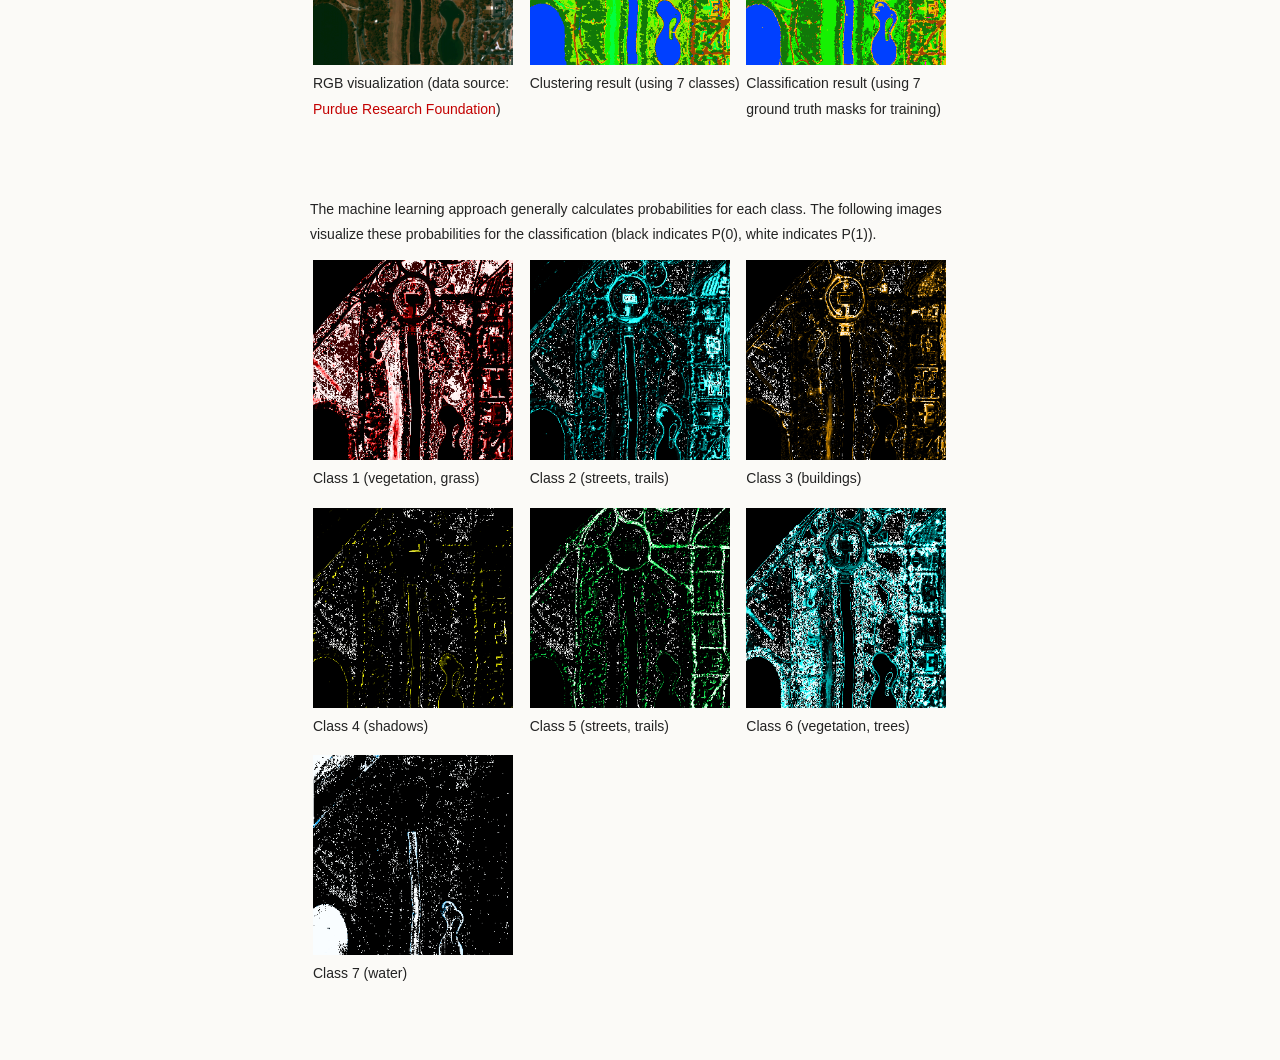
<file: subsites/exp.html>
<!doctype html>
<html>
  <head>
    <meta charset="utf-8">
    <meta http-equiv="X-UA-Compatible" content="chrome=1">
    <title>MCCCS by OpenImageAnalysisGroup</title>

    <link rel="stylesheet" href="../stylesheets/styles.css">
    <link rel="stylesheet" href="../stylesheets/github-light.css">
	<link rel="shortcut icon" type="image/png" href="../mcccs_icon_120.ico">
    <script src="../javascripts/scale.fix.js"></script>
    <meta name="viewport" content="width=device-width, initial-scale=1, user-scalable=no">
    <!--[if lt IE 9]>
    <script src="//html5shiv.googlecode.com/svn/trunk/html5.js"></script>
    <![endif]-->
  </head>
  <body>
    <div class="wrapper">
      <header>
        <h1 class="header">MCCCS</h1>
        <p class="header">Multi Channel Classification and Clustering System</p>

        <ul>
	  <li class="download"><a class="buttons" href="https://github.com/OpenImageAnalysisGroup/MCCCS/releases/tag/MCCCS_v1.0.0">Release ZIP</a></li>
          <li class="download"><a class="buttons" href="https://github.com/OpenImageAnalysisGroup/MCCCS/zipball/master">Download ZIP</a></li>
	  <li><a class="buttons github" href="https://github.com/OpenImageAnalysisGroup/MCCCS">View On GitHub</a></li>
	  <li><a class="buttons doc" href="../mcccs_docs/site/index.html">Documentation</a></li>
        </ul>

        <p class="header">This project is maintained by <a class="header name" href="https://github.com/OpenImageAnalysisGroup"><small>OpenImageAnalysisGroup</small></a></p>


      </header>

	<nav>
		<div class="nav_button"><a class="buttonsnav" href="../index.html">Welcome!</a></div>
<div class="nav_button"><a class="buttonsnav" href="download.html">Download</a></div>
<div class="nav_button"><a class="buttonsnav" href="doc.html">Installation</a></div>
<div class="nav_button_active"><a class="buttonsnav" href="exp.html">Examples</a></div>
<div class="nav_button"><a class="buttonsnav" href="pub.html">Related Publications</a></div>
<div class="nav_button"><a class="buttonsnav" href="about.html">About</a></div>
	</nav>

      <section>
<h3>
<a id="about" class="anchor" href="#about" aria-hidden="true"><span aria-hidden="true" class="octicon octicon-link"></span></a>Application examples</h3>

The MCCCS contains support scripts, which process two main examples to show the capabilities of the system:
<ol>
<li>Three image sets (A1, A2, A3) from the <a href="http://www.plant-phenotyping.org/CVPPP2014-challenge">Leaf Segmentation Challenge (LSC) 2014</a><br>
<li>A hyperspec example from <a href="http://cobweb.ecn.purdue.edu/~biehl/">Purdue Research Foundation</a>.
<li>Disease classification for detached barley leaves (in preparation, not published yet).
</ol>

Once the MCCCS system has been downloaded, the example data can be automatically downloaded by running the <b><code>prepare_datasets.sh</code></b> command from the terminal. The script downloads and stores the needed data and libraries using the recommended naming and folder structure. The analysis can be started by navigating into a example subfolder, here the processing script has to be executed in a terminal.
<br><br>
<i>(For downloading and analyzing the application examples we include a script in the mcccs relaese, please have a look in the <a href="../mcccs_docs/site/index.html">online documentation</a> or in the short <a href="../files/MCCCS_documentation_v1_1.pdf">pdf user documentation</a>.)</i>
<h4>Segmentation Example</h4>
Here we show some example for foreground/background segmentation of a top-view plant image by using an supervised classifier. The first image is used as input. The second shows the creation of a foreground label which will used as training data for the classifier. It is not mandatory to label the whole image, it is sufficient to label only parts. The third image shows the classification result.<br>
<table border="0px" cellspacing="0">
	<colgroup width="270" span="3"></colgroup>
	<tr>
	<td><img src="../images/app_exp/input.png" align="left" width="200px" height="200px"></td>
	<td><img src="../images/app_exp/marking_gimp.png" align="left" width="200px" height="200px"></td>
	<td><img src="../images/app_exp/applied.png" align="left" width="200px" height="200px"></td>
	</tr>
	<tr>
	<td valign="top"><small>Input image (source: <a href="http://www.plant-phenotyping.org/CVPPP2014-challenge">LSC 2014</a>)</small></td>
	<td valign="top"><small>Labeling foreground pixels (plant) during ground truth mask creation, by using gimp.</small></td>
	<td valign="top"><small>Classification result</small></td>
	</tr>
</table>
<h5>Results</h5>
By using a Random Forest Classifier (tree-depth 100) we gain the following qualities in case of foreground/background segmentation. Here, we use no additional image processing filters e.g. to remove noise or artifacts which could be improve the results. Especially for the A3 dataset other plant parts are in focus, these are not considered by the provided ground truth labels and counted as miss-classified. This circumstance slightly decreases the classification result.<br><br>
<table width="250px" border="1px" cellspacing="0">
	<tr>
	<td>Datasets</td>
	<td>A1</td>
	<td>A2</td>
	<td>A3</td>
	</tr>
	<tr>
	<td>FGBGDice</td>
	<td>96.7</td>
	<td>96.4</td>
	<td>86.7</td>
	</tr>
</table>
<h4>Classification and Clustering Example</h4>
The system is also able to process hyperspectral data. Here a hyperspectral airbone data set is used to perform an un-supervised clustering and a supervised classification. The first image shows a RGB visualization (composite of 700 nm, 530 nm, 450 nm spectral bands). The second image includes the labeled classes by performing an clustering by using the EM (Expectation Maximization) algorithm. The third image shows the result of supervised classification. For this approach crude labels was prepared before and used for classifier training.<br>
<table border="0px" cellspacing="0">
	<colgroup width="270" span="3"></colgroup>
	<tr>
	<td><img src="../images/app_exp/hyper_RGB_comp.png" align="left" width="200px" height="200px"></td>
	<td><img src="../images/app_exp/hyper_clu.png" align="left" width="200px" height="200px"></td>
	<td><img src="../images/app_exp/hyper_class.png" align="left" width="200px" height="200px"></td>
	</tr>
	<tr>
	<td valign="top"><small>RGB visualization (data source: <a href="http://cobweb.ecn.purdue.edu/~biehl/">Purdue Research Foundation</a>)</small></td>
	<td valign="top"><small>Clustering result (using 7 classes)</small></td>
	<td valign="top"><small>Classification result (using 7 ground truth masks for training)</small></td>
	</tr>
</table>
<br><br>
The machine learning approach generally calculates probabilities for each class. The following images visualize these probabilities for the classification (black indicates P(0), white indicates P(1)).
<table border="0px" cellspacing="0">
	<colgroup width="270" span="3"></colgroup>
	<tr>
	<td><img src="../images/app_exp/probability_0.png" align="left" width="200px" height="200px"></td>
	<td><img src="../images/app_exp/probability_1.png" align="left" width="200px" height="200px"></td>
	<td><img src="../images/app_exp/probability_2.png" align="left" width="200px" height="200px"></td>
	</tr>
	<tr>
	<td valign="top"><small>Class 1 (vegetation, grass)</small></td>
	<td valign="top"><small>Class 2 (streets, trails)</small></td>
	<td valign="top"><small>Class 3 (buildings)</small></td>
	</tr>
	<tr>
	<td><img src="../images/app_exp/probability_3.png" align="left" width="200px" height="200px"></td>
	<td><img src="../images/app_exp/probability_4.png" align="left" width="200px" height="200px"></td>
	<td><img src="../images/app_exp/probability_5.png" align="left" width="200px" height="200px"></td>
	</tr>
	<tr>
	<td valign="top"><small>Class 4 (shadows)</small></td>
	<td valign="top"><small>Class 5 (streets, trails)</small></td>
	<td valign="top"><small>Class 6 (vegetation, trees)</small></td>
	</tr>
	<tr>
	<td><img src="../images/app_exp/probability_6.png" align="left" width="200px" height="200px"></td>
	<td></td>
	<td></td>
	</tr>
	<tr>
	<td valign="top"><small>Class 7 (water)</small></td>
	</tr>
</table>


      </section>
      <footer>
        <p><small>Hosted on <a href="https://pages.github.com">GitHub Pages</a> adaption based on the Dinky theme</small></p>
      </footer>
    </div>
    <!--[if !IE]><script>fixScale(document);</script><![endif]-->
		
  </body>
</html>
</file>
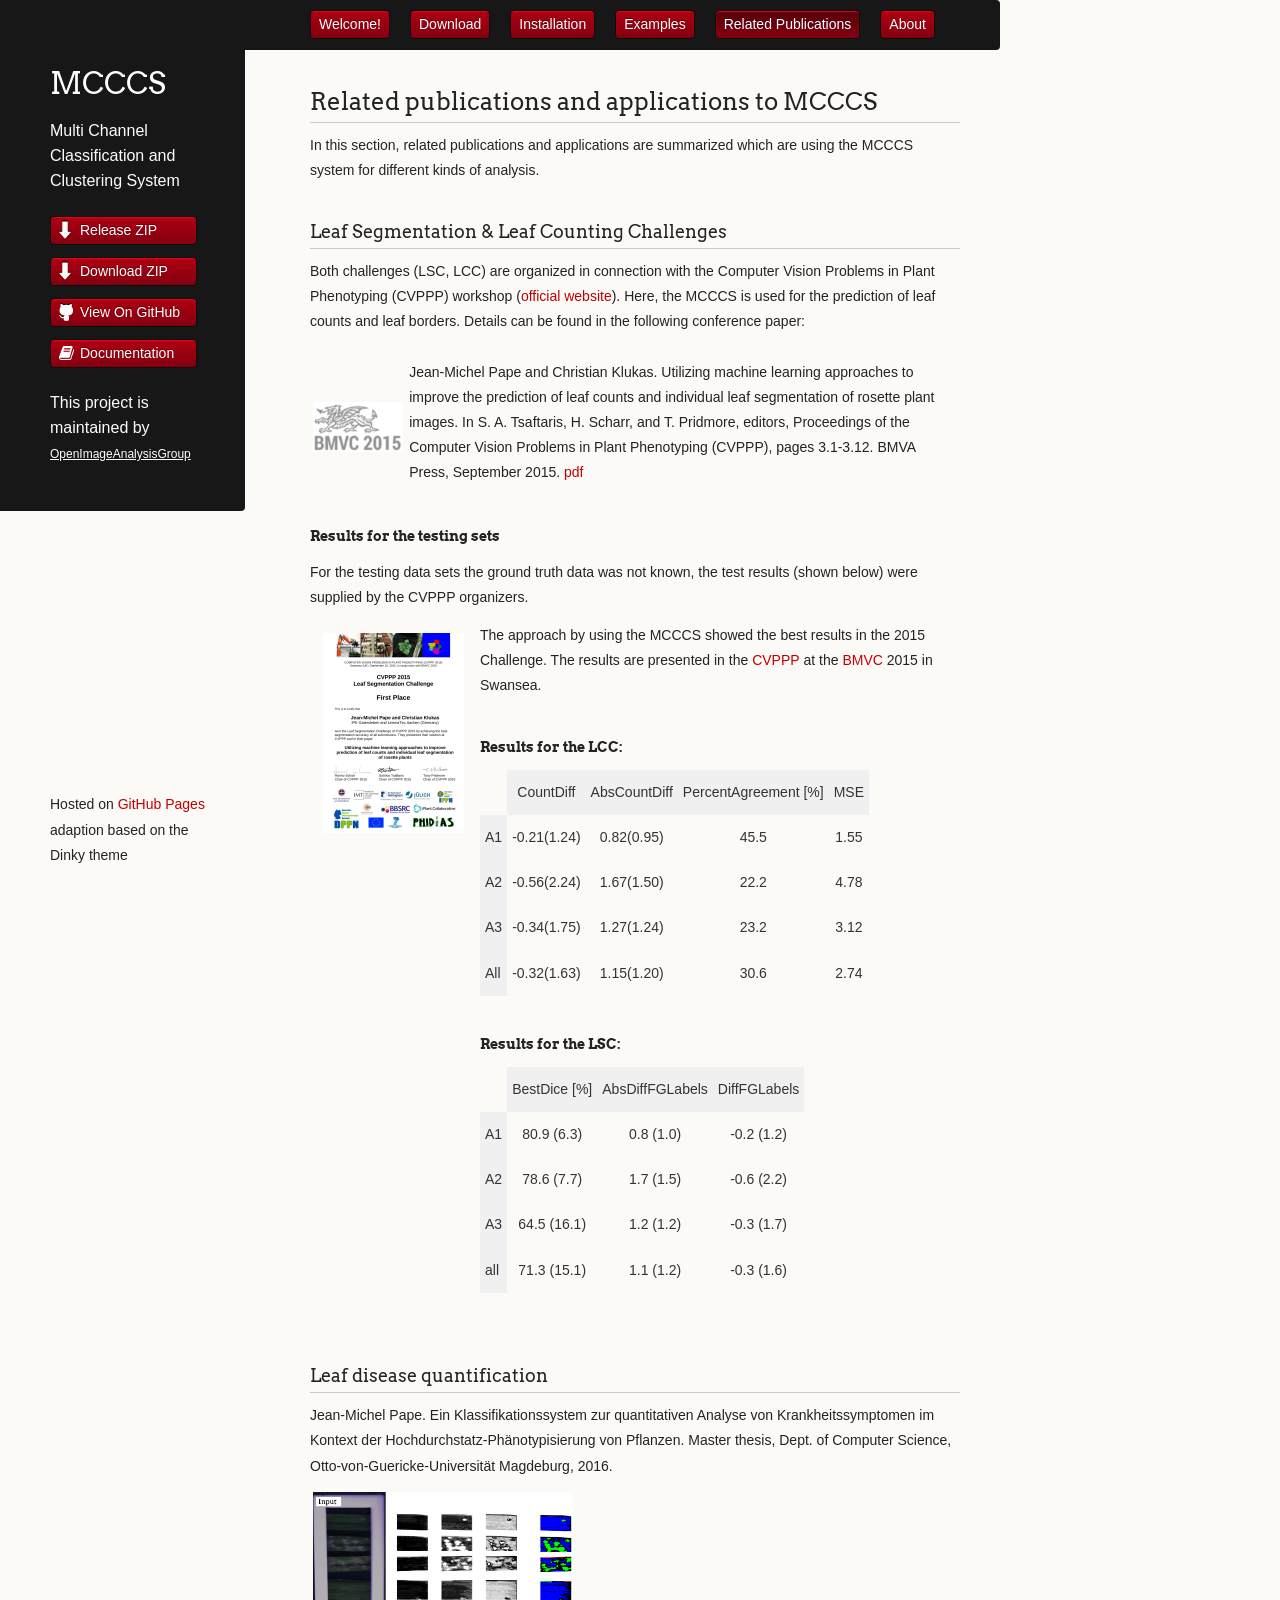
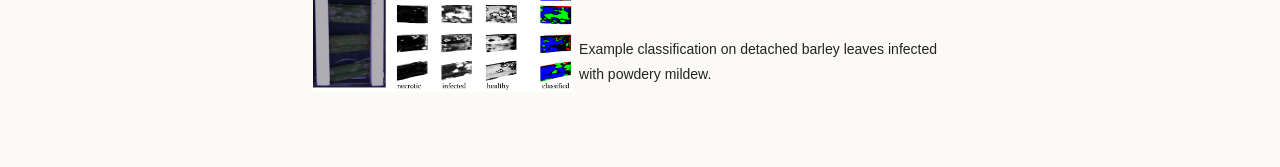
<file: subsites/pub.html>
<!doctype html>
<html>
  <head>
    <meta charset="utf-8">
    <meta http-equiv="X-UA-Compatible" content="chrome=1">
    <title>MCCCS by OpenImageAnalysisGroup</title>

    <link rel="stylesheet" href="../stylesheets/styles.css">
    <link rel="stylesheet" href="../stylesheets/github-light.css">
	<link rel="shortcut icon" type="image/png" href="../mcccs_icon_120.ico">
    <script src="../javascripts/scale.fix.js"></script>
    <meta name="viewport" content="width=device-width, initial-scale=1, user-scalable=no">
    <!--[if lt IE 9]>
    <script src="//html5shiv.googlecode.com/svn/trunk/html5.js"></script>
    <![endif]-->
  </head>
  <body>
    <div class="wrapper">
      <header>
        <h1 class="header">MCCCS</h1>
        <p class="header">Multi Channel Classification and Clustering System</p>

        <ul>
	  <li class="download"><a class="buttons" href="https://github.com/OpenImageAnalysisGroup/MCCCS/releases/tag/MCCCS_v1.0.0">Release ZIP</a></li>
          <li class="download"><a class="buttons" href="https://github.com/OpenImageAnalysisGroup/MCCCS/zipball/master">Download ZIP</a></li>
	  <li><a class="buttons github" href="https://github.com/OpenImageAnalysisGroup/MCCCS">View On GitHub</a></li>
	  <li><a class="buttons doc" href="../mcccs_docs/site/index.html">Documentation</a></li>
        </ul>

        <p class="header">This project is maintained by <a class="header name" href="https://github.com/OpenImageAnalysisGroup"><small>OpenImageAnalysisGroup</small></a></p>


      </header>

	<nav>
		<div class="nav_button"><a class="buttonsnav" href="../index.html">Welcome!</a></div>
<div class="nav_button"><a class="buttonsnav" href="download.html">Download</a></div>
<div class="nav_button"><a class="buttonsnav" href="doc.html">Installation</a></div>
<div class="nav_button"><a class="buttonsnav" href="exp.html">Examples</a></div>
<div class="nav_button_active"><a class="buttonsnav" href="pub.html">Related Publications</a></div>
<div class="nav_button"><a class="buttonsnav" href="about.html">About</a></div>
	</nav>

      <section>
<h2>
<a id="about" class="anchor" href="#about" aria-hidden="true"><span aria-hidden="true" class="octicon octicon-link"></span></a>Related publications and applications to MCCCS</h2>
In this section, related publications and applications are summarized which are using the MCCCS system for different kinds of analysis.
<h3>
<a id="about" class="anchor" href="#about" aria-hidden="true"><span aria-hidden="true" class="octicon octicon-link"></span></a>Leaf Segmentation & Leaf Counting Challenges</h3>

<p>Both challenges (LSC, LCC) are organized in connection with the Computer Vision Problems in Plant Phenotyping (<b>CVPPP</b>) workshop (<a href="http://www.plant-phenotyping.org/CVPPP2015">official website</a>). Here, the MCCCS is used for the prediction of leaf counts and leaf borders. Details can be found in the following conference paper:</p>
		<table border="0px" cellspacing="0">
			<tr>
				<td>
					<a href="../publications/Pape_Klukas_LSC_2015.pdf">
				<!-- 	<a href="http://bmvc2015.swansea.ac.uk/proceedings/cvppp/papers/paper003/index.html"> -->
					<img src="../images/bmvc.png" border=0 height=50 align="left"></a>
				</td>
				<td>
					Jean-Michel Pape and Christian Klukas. <b>Utilizing machine learning approaches to improve the prediction of leaf counts and individual leaf segmentation of rosette plant images.</b> In S. A. Tsaftaris, H. Scharr, and T. Pridmore, editors, Proceedings of the Computer Vision Problems in Plant Phenotyping (CVPPP), pages 3.1-3.12. BMVA Press, September 2015.
					<!-- Pape, Jean-Michel, and Christian Klukas: Utilizing machine learning approaches to improve prediction of leaf counts and individual leaf segmentation of rosette plants. Proceedings of the Computer Vision Problems in Plant Phenotyping Workshop, BMVA Press. 2015. -->
					<a href="../publications/Pape_Klukas_LSC_2015.pdf">pdf</a>
					<!-- (<a href="http://bmvc2015.swansea.ac.uk/proceedings/cvppp/papers/paper003/index.html">link</a>) -->
				</td>
			</tr>
		</table>
		<h4>Results for the testing sets</h4>
For the testing data sets the ground truth data was not known, the test results (shown below) were supplied by the CVPPP organizers.
		<table border="0px" cellspacing="10">
			<tr>
				<td valign="top">
					<img src="../images/cert_2015.png" height=200 align="left">
				</td>
				<td>
					The approach by using the MCCCS showed the best results in the 2015 Challenge. The results are presented in the <a href="http://www.plant-phenotyping.org/CVPPP2015">CVPPP</a> at the <a href="http://bmvc2015.swan.ac.uk/">BMVC</a> 2015 in Swansea.
<h6 border-bottom="1px" solid="#ccc">Results for the LCC:</h6>
<style type="text/css">
.tg  {border-collapse:collapse;border-spacing:0;border-color:#ccc;border:none;}
.tg td{font-family:Arial, sans-serif;font-size:14px;padding:10px 5px;border-style:solid;border-width:0px;overflow:hidden;word-break:normal;border-color:#ccc;color:#333;background-color:#FBFAF7;}
.tg th{font-family:Arial, sans-serif;font-size:14px;font-weight:normal;padding:10px 5px;border-style:solid;border-width:0px;overflow:hidden;word-break:normal;border-color:#ccc;color:#333;background-color:#f0f0f0;}
.tg .tg-yw4l{vertical-align:top}
</style>
<table class="tg">
					<TR><TD>&nbsp;</TD>
					<TH ALIGN="CENTER"><small><B>CountDiff</B></small></TH>
					<TH ALIGN="CENTER"><B><small>AbsCountDiff</B></small></TH>
					<TH ALIGN="CENTER"><B><small>PercentAgreement [%]</B></small></TH>
					<TH ALIGN="CENTER"><B><small>MSE</B></small></TH>
					</TR>
					<TR><TH ALIGN="LEFT"><B><small>A1</B></small></TH>
					<TD ALIGN="CENTER">-0.21(1.24)</TD>
					<TD ALIGN="CENTER">0.82(0.95)</TD>
					<TD ALIGN="CENTER">45.5</TD>
					<TD ALIGN="CENTER">1.55</TD>
					</TR>
					<TR><TH ALIGN="LEFT"><B><small>A2</B></small></TH>
					<TD ALIGN="CENTER">-0.56(2.24)</TD>
					<TD ALIGN="CENTER">1.67(1.50)</TD>
					<TD ALIGN="CENTER">22.2</TD>
					<TD ALIGN="CENTER">4.78</TD>
					</TR>
					<TR><TH ALIGN="LEFT"><B><small>A3</B></small></TH>
					<TD ALIGN="CENTER">-0.34(1.75)</TD>
					<TD ALIGN="CENTER">1.27(1.24)</TD>
					<TD ALIGN="CENTER">23.2</TD>
					<TD ALIGN="CENTER">3.12</TD>
					</TR>
					<TR><TH ALIGN="LEFT"><B><small>All</B></small></TH>
					<TD ALIGN="CENTER">-0.32(1.63)</TD>
					<TD ALIGN="CENTER">1.15(1.20)</TD>
					<TD ALIGN="CENTER">30.6</TD>
					<TD ALIGN="CENTER">2.74</TD>
					</TR>
</table>

<h6>Results for the LSC:</h6>
<table class="tg">
  					<TR><TD>&nbsp;</TD>
					<TH><B><small>BestDice [%] </B></small></TH>
					<TH ALIGN="CENTER"><B><small>AbsDiffFGLabels </B></small></TH>
					<TH ALIGN="CENTER"><B><small>DiffFGLabels</B></small></TH>
					</TR>
					<TR><TH ALIGN="LEFT"><B><small>A1 </B></small></TH>
					<TD ALIGN="CENTER">80.9 (6.3)</TD>
					<TD ALIGN="CENTER">0.8 (1.0)</TD>
					<TD ALIGN="CENTER">-0.2 (1.2)</TD>
					</TR>
					<TR><TH ALIGN="LEFT"><B><small>A2 </B></small></TH>
					<TD ALIGN="CENTER">78.6 (7.7)</TD>
					<TD ALIGN="CENTER">1.7 (1.5)</TD>
					<TD ALIGN="CENTER">-0.6 (2.2)</TD>
					</TR>
					<TR><TH ALIGN="LEFT"><B><small>A3 </B></small></TH>
					<TD ALIGN="CENTER">64.5 (16.1)</TD>
					<TD ALIGN="CENTER">1.2 (1.2)</TD>
					<TD ALIGN="CENTER">-0.3 (1.7)</TD>
					</TR>
					<TR><TH ALIGN="LEFT"><B><small>all </B></small></TH>
					<TD ALIGN="CENTER">71.3 (15.1)</TD>
					<TD ALIGN="CENTER">1.1 (1.2)</TD>
					<TD ALIGN="CENTER">-0.3 (1.6)</TD>
					</TR>
</table>

				</td>
			</tr>
		</table>
<h3>
<a id="about" class="anchor" href="#about" aria-hidden="true"><span aria-hidden="true" class="octicon octicon-link"></span></a>Leaf disease quantification</h3>
Jean-Michel Pape. Ein Klassifikationssystem zur quantitativen Analyse von Krankheitssymptomen im Kontext der Hochdurchstatz-Phänotypisierung von Pflanzen. Master thesis, Dept. of Computer Science, Otto-von-Guericke-Universität Magdeburg, 2016.
<br>
<table border="0px" cellspacing="0">
			<tr>
				<td>
					<img src="../images/class_result_exp.png" height=200 align="left">
				</td>
				<td vertical-align="bottom">
					<br><br><br><br><br><br>Example classification on detached barley leaves infected with powdery mildew.
</td>
</tr>
</table>

      </section>
      <footer>
        <p><small>Hosted on <a href="https://pages.github.com">GitHub Pages</a> adaption based on the Dinky theme</small></p>
      </footer>
    </div>
    <!--[if !IE]><script>fixScale(document);</script><![endif]-->
		
  </body>
</html>
</file>
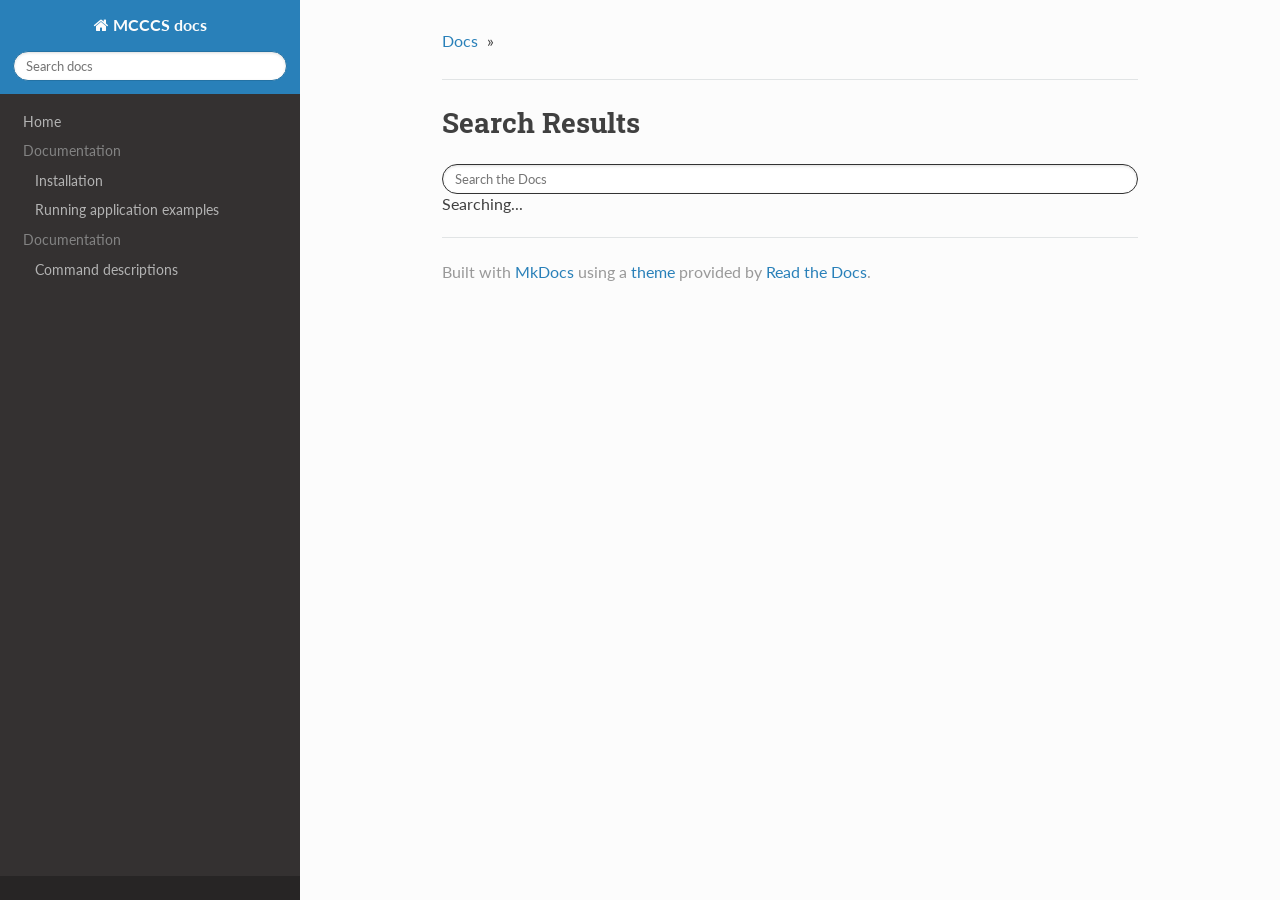
<file: mcccs_docs/site/search.html>
<!DOCTYPE html>
<!--[if IE 8]><html class="no-js lt-ie9" lang="en" > <![endif]-->
<!--[if gt IE 8]><!--> <html class="no-js" lang="en" > <!--<![endif]-->
<head>
  <meta charset="utf-8">
  <meta http-equiv="X-UA-Compatible" content="IE=edge">
  <meta name="viewport" content="width=device-width, initial-scale=1.0">
  
  
  <link rel="shortcut icon" href="./img/favicon.ico">
  <title>MCCCS docs</title>
  <link href='https://fonts.googleapis.com/css?family=Lato:400,700|Roboto+Slab:400,700|Inconsolata:400,700' rel='stylesheet' type='text/css'>

  <link rel="stylesheet" href="./css/theme.css" type="text/css" />
  <link rel="stylesheet" href="./css/theme_extra.css" type="text/css" />
  <link rel="stylesheet" href="./css/highlight.css">
  
  <script src="./js/jquery-2.1.1.min.js"></script>
  <script src="./js/modernizr-2.8.3.min.js"></script>
  <script type="text/javascript" src="./js/highlight.pack.js"></script>
  <script>var base_url = '.';</script>
  <script data-main="./mkdocs/js/search.js" src="./mkdocs/js/require.js"></script>

  
</head>

<body class="wy-body-for-nav" role="document">

  <div class="wy-grid-for-nav">

    
    <nav data-toggle="wy-nav-shift" class="wy-nav-side stickynav">
      <div class="wy-side-nav-search">
        <a href="." class="icon icon-home"> MCCCS docs</a>
        <div role="search">
  <form id ="rtd-search-form" class="wy-form" action="./search.html" method="get">
    <input type="text" name="q" placeholder="Search docs" />
  </form>
</div>
      </div>

      <div class="wy-menu wy-menu-vertical" data-spy="affix" role="navigation" aria-label="main navigation">
	<ul class="current">
          
            <li>
    <li class="toctree-l1 ">
        <a class="" href=".">Home</a>
        
    </li>
<li>
          
            <li>
    <ul class="subnav">
    <li><span>Documentation</span></li>

        
            
    <li class="toctree-l1 ">
        <a class="" href="installation/">Installation</a>
        
    </li>

        
            
    <li class="toctree-l1 ">
        <a class="" href="app_exp/">Running application examples</a>
        
    </li>

        
    </ul>
<li>
          
            <li>
    <ul class="subnav">
    <li><span>Documentation</span></li>

        
            
    <li class="toctree-l1 ">
        <a class="" href="cmd/all/">Command descriptions</a>
        
    </li>

        
    </ul>
<li>
          
        </ul>
      </div>
      &nbsp;
    </nav>

    <section data-toggle="wy-nav-shift" class="wy-nav-content-wrap">

      
      <nav class="wy-nav-top" role="navigation" aria-label="top navigation">
        <i data-toggle="wy-nav-top" class="fa fa-bars"></i>
        <a href=".">MCCCS docs</a>
      </nav>

      
      <div class="wy-nav-content">
        <div class="rst-content">
          <div role="navigation" aria-label="breadcrumbs navigation">
  <ul class="wy-breadcrumbs">
    <li><a href=".">Docs</a> &raquo;</li>
    
    
    <li class="wy-breadcrumbs-aside">
      
    </li>
  </ul>
  <hr/>
</div>
          <div role="main">
            <div class="section">
              

  <h1 id="search">Search Results</h1>

  <form id="content_search" action="search.html">
    <span role="status" aria-live="polite" class="ui-helper-hidden-accessible"></span>
    <input name="q" id="mkdocs-search-query" type="text" class="search_input search-query ui-autocomplete-input" placeholder="Search the Docs" autocomplete="off" autofocus>
  </form>

  <div id="mkdocs-search-results" class="search-results">
    Searching...
  </div>


            </div>
          </div>
          <footer>
  

  <hr/>

  <div role="contentinfo">
    <!-- Copyright etc -->
    
  </div>

  Built with <a href="http://www.mkdocs.org">MkDocs</a> using a <a href="https://github.com/snide/sphinx_rtd_theme">theme</a> provided by <a href="https://readthedocs.org">Read the Docs</a>.
</footer>
	  
        </div>
      </div>

    </section>
    
  </div>

  <div class="rst-versions" role="note" style="cursor: pointer">
    <span class="rst-current-version" data-toggle="rst-current-version">
      
      
      
    </span>
</div>
    <script src="./js/theme.js"></script>

</body>
</html>
</file>
<file: stylesheets/styles.css>
@import url(https://fonts.googleapis.com/css?family=Arvo:400,700,400italic);

/* MeyerWeb Reset */

html, body, div, span, applet, object, iframe,
h1, h2, h3, h4, h5, h6, p, blockquote, pre,
a, abbr, acronym, address, big, cite, code,
del, dfn, em, img, ins, kbd, q, s, samp,
small, strike, strong, sub, sup, tt, var,
b, u, i, center,
dl, dt, dd, ol, ul, li,
fieldset, form, label, legend,
table, caption, tbody, tfoot, thead, tr, th, td,
article, aside, canvas, details, embed,
figure, figcaption, footer, header, hgroup,
menu, nav, output, ruby, section, summary,
time, mark, audio, video {
  margin: 0;
  padding: 0;
  border: 0;
  font: inherit;
}


/* Base text styles */

body {
  padding:0px 50px 0 0;
  font-family:"Helvetica Neue", Helvetica, Arial, sans-serif;
	font-size: 14px;
	color: #232323;
	background-color: #FBFAF7;
	margin: 0;
	line-height: 1.8em;
	-webkit-font-smoothing: antialiased;

}

h1, h2, h3, h4, h5, h6 {
  color:#232323;
  margin:36px 0 10px;
}

p, ul, ol, table, dl {
  margin:0 0 22px;
}

h1, h2, h3 {
	font-family: Arvo, Monaco, serif;
  line-height:1.3;
	font-weight: normal;
}

h1,h2,h3 {
	display: block;
	border-bottom: 1px solid #ccc;
	padding-bottom: 5px;
}

h1 {
	font-size: 30px;
}

h2 {
	font-size: 24px;
}

h3 {
	font-size: 18px;
}

h4, h5, h6 {
	font-family: Arvo, Monaco, serif;
	font-weight: 700;
}

a {
  color:#C30000;
  font-weight:200;
  text-decoration:none;
}

a:hover {
	text-decoration: underline;
}

a small {
	font-size: 12px;
}

em {
	font-style: italic;
}

strong {
  font-weight:700;
}

ul {
  list-style-position: inside;
  list-style: disc;
  padding-left: 25px;
}

ol {
  list-style-position: inside;
  list-style: decimal;
  padding-left: 25px;
}

blockquote {
  margin: 0;
  padding: 0 0 0 20px;
  font-style: italic;
}

dl, dt, dd, dl p {
	font-color: #444;
}

dl dt {
  font-weight: bold;
}

dl dd {
  padding-left: 20px;
  font-style: italic;
}

dl p {
  padding-left: 20px;
  font-style: italic;
}

hr {
  border:0;
  background:#ccc;
  height:1px;
  margin:0 0 24px;
}

/* Images */

img {
  position: relative;
  margin: 0 auto;
  max-width: 650px;
  padding: 0px;
  margin: 10px 0 0px 0;
  border: 0px solid #ccc;
}

p img {
  display: inline;
  margin: 0;
  padding: 0;
  vertical-align: middle;
  text-align: center;
  border: none;
}

/* Code blocks */

code, pre {
	font-family: Monaco, "Bitstream Vera Sans Mono", "Lucida Console", Terminal, monospace;
  color:#000;
  font-size:14px;
}

pre {
	padding: 4px 12px;
  background: #FDFEFB;
  border-radius:4px;
  border:1px solid #D7D8C8;
  overflow: auto;
  overflow-y: hidden;
	margin-bottom: 32px;
}


/* Tables */

/*
table {
  width:100%;
}

table {
 border: 0px solid #ccc;
  margin-bottom: 0px;
  text-align: left; 
 }


th {
  font-family: 'Arvo', Helvetica, Arial, sans-serif;
	font-size: 18px;
	font-weight: normal;
  padding: 0px;
  background: #232323;
  color: #FDFEFB;
 }
*/
td {
  padding: 3px;
 }


/* Wrapper */
.wrapper {
  width:960px;
}


/* Header */

header {
	background-color: #171717;
	color: #FDFDFB;
  width:170px;
  float:left;
  position:fixed;
	border: 0px solid #000;
	-webkit-border-top-right-radius: 4px;
	-webkit-border-bottom-right-radius: 4px;
	-moz-border-radius-topright: 4px;
	-moz-border-radius-bottomright: 4px;
	border-top-right-radius: 4px;
	border-bottom-right-radius: 4px;
	padding: 34px 25px 22px 50px;
	margin: 30px 25px 0 0;
	-webkit-font-smoothing: antialiased;
}

p.header {
	font-size: 16px;
}

h1.header {
	font-family: Arvo, sans-serif;
	font-size: 30px;
	font-weight: 300;
	line-height: 1.3em;
	border-bottom: none;
	margin-top: 0;
}


h1.header, a.header, a.name, header a{
	color: #fff;
}

a.header {
	text-decoration: underline;
}

a.name {
	white-space: nowrap;
}

header ul {
  list-style:none;
  padding:0;
}

header li {
	list-style-type: none;
  width:132px;
  height:15px;
	margin-bottom: 12px;
	line-height: 1em;
	padding: 6px 6px 6px 7px;

	background: #AF0011;
	background: -moz-linear-gradient(top, #AF0011 0%, #820011 100%);
  background: -webkit-gradient(linear, left top, left bottom, color-stop(0%,#f8f8f8), color-stop(100%,#dddddd));
  background: -webkit-linear-gradient(top, #AF0011 0%,#820011 100%);
  background: -o-linear-gradient(top, #AF0011 0%,#820011 100%);
  background: -ms-linear-gradient(top, #AF0011 0%,#820011 100%);
  background: linear-gradient(top, #AF0011 0%,#820011 100%);

	border-radius:4px;
  border:1px solid #0D0D0D;

	-webkit-box-shadow: inset 0px 1px 1px 0 rgba(233,2,38, 1);
	box-shadow: inset 0px 1px 1px 0 rgba(233,2,38, 1);

}

header li:hover {
	background: #C3001D;
	background: -moz-linear-gradient(top, #C3001D 0%, #950119 100%);
  background: -webkit-gradient(linear, left top, left bottom, color-stop(0%,#f8f8f8), color-stop(100%,#dddddd));
  background: -webkit-linear-gradient(top, #C3001D 0%,#950119 100%);
  background: -o-linear-gradient(top, #C3001D 0%,#950119 100%);
  background: -ms-linear-gradient(top, #C3001D 0%,#950119 100%);
  background: linear-gradient(top, #C3001D 0%,#950119 100%);
}

a.buttons {
	-webkit-font-smoothing: antialiased;
	background: url(../images/arrow-down.png) no-repeat 1px;
	font-weight: normal;
	text-shadow: rgba(0, 0, 0, 0.4) 0 -1px 0;
	padding: 2px 2px 2px 22px;
	height: 30px;
}

a.doc {
	background: url(../images/book.png) no-repeat 1px;
}

a.github {
	background: url(../images/octocat-small.png) no-repeat 1px;
}

a.buttons:hover {
	color: #fff;
	text-decoration: none;
}

/* section navigation */
nav {
	background-color: #171717;
	width:690px;
	height:30px;
	border: 0px solid #000;
	-webkit-border-top-right-radius: 4px;
	-webkit-border-bottom-right-radius: 4px;
	-moz-border-radius-topright: 4px;
	-moz-border-radius-bottomright: 4px;
 	position:fixed;
	top: 0;
	left: 0;
	padding:10px 10px 10px 300px;
	z-index: 10;
}

.nav_button {
	margin:0px 10px 12px 10px;
	line-height: 1em;
	padding: 6px 6px 6px 6px;
  height:15px;
	background: #AF0011;
	background: -moz-linear-gradient(top, #AF0011 0%, #820011 100%);
  background: -webkit-gradient(linear, left top, left bottom, color-stop(0%,#f8f8f8), color-stop(100%,#dddddd));
  background: -webkit-linear-gradient(top, #AF0011 0%,#820011 100%);
  background: -o-linear-gradient(top, #AF0011 0%,#820011 100%);
  background: -ms-linear-gradient(top, #AF0011 0%,#820011 100%);
  background: linear-gradient(top, #AF0011 0%,#820011 100%);

	border-radius:4px;
  border:1px solid #0D0D0D;

	-webkit-box-shadow: inset 0px 1px 1px 0 rgba(233,2,38, 1);
	box-shadow: inset 0px 1px 1px 0 rgba(233,2,38, 1);
float:left;
}

.nav_button:hover {
	background: #C3001D;
	background: -moz-linear-gradient(top, #C3001D 0%, #950119 100%);
  background: -webkit-gradient(linear, left top, left bottom, color-stop(0%,#f8f8f8), color-stop(100%,#dddddd));
  background: -webkit-linear-gradient(top, #C3001D 0%,#950119 100%);
  background: -o-linear-gradient(top, #C3001D 0%,#950119 100%);
  background: -ms-linear-gradient(top, #C3001D 0%,#950119 100%);
  background: linear-gradient(top, #C3001D 0%,#950119 100%);
}

.nav_button_active {
	margin:0px 10px 12px 10px;
	line-height: 1em;
	padding: 6px 6px 6px 6px;
  height:15px;
	background: #AF0011;
	background: -moz-linear-gradient(top, #AF0011 0%, #820011 100%);
  background: -webkit-gradient(linear, left top, left bottom, color-stop(0%,#f8f8f8), color-stop(100%,#dddddd));
  background: -webkit-linear-gradient(top, #590009 0%,#820011 100%);
  background: -o-linear-gradient(top, #AF0011 0%,#820011 100%);
  background: -ms-linear-gradient(top, #AF0011 0%,#820011 100%);
  background: linear-gradient(top, #AF0011 0%,#820011 100%);

	border-radius:4px;
  border:1px solid #0D0D0D;

	-webkit-box-shadow: inset 0px 1px 1px 0 rgba(233,2,38, 1);
	box-shadow: inset 0px 1px 1px 0 rgba(233,2,38, 1);
float:left;
}

a.buttonsnav {
	-webkit-font-smoothing: antialiased;
	/* background: url(../images/arrow-down.png) no-repeat; */
	font-weight: normal;
	text-shadow: rgba(0, 0, 0, 0.4) 0 -1px 0;
	padding: 2px 2px 2px 2px;
	height: 30px;
}

a.buttonsnav:hover {
	color: #fff;
	text-decoration: none;
}

h1.nav, a.nav, a.nav, nav a{
	color: #fff;
}

/* Section - for main page content */

section {
  width:650px;
  float:right;
  padding-bottom:50px;
  padding-top:50px;
}


/* Footer */

footer {
  width:170px;
  float:left;
  position:fixed;
  bottom:10px;
	padding-left: 50px;
}

@media print, screen and (max-width: 960px) {

  div.wrapper {
    width:auto;
    margin:0;
  }

  header, section, footer {
    float:none;
    position:static;
    width:auto;
  }

	footer {
		border-top: 1px solid #ccc;
		margin:0 84px 0 50px;
		padding:0;
	}

  header {
    padding-right:320px;
  }

  section {
    padding:20px 84px 20px 50px;
    margin:0 0 20px;
  }

  header a small {
    display:inline;
  }

  header ul {
    position:absolute;
    right:130px;
    top:84px;
  }
}

@media print, screen and (max-width: 720px) {
  body {
    word-wrap:break-word;
  }

  header {
    padding:10px 20px 0;
		margin-right: 0;
  }

	section {
    padding:10px 0 10px 20px;
    margin:0 0 30px;
  }

	footer {
		margin: 0 0 0 30px;
	}

  header ul, header p.view {
    position:static;
  }
}

@media print, screen and (max-width: 480px) {

  header ul li.download {
    display:none;
  }

	footer {
		margin: 0 0 0 20px;
	}

	footer a{
		display:block;
	}

}

@media print {
  body {
    padding:0.4in;
    font-size:12pt;
    color:#444;
  }
}
</file>
<file: stylesheets/github-light.css>
/*
   Copyright 2014 GitHub Inc.

   Licensed under the Apache License, Version 2.0 (the "License");
   you may not use this file except in compliance with the License.
   You may obtain a copy of the License at

       http://www.apache.org/licenses/LICENSE-2.0

   Unless required by applicable law or agreed to in writing, software
   distributed under the License is distributed on an "AS IS" BASIS,
   WITHOUT WARRANTIES OR CONDITIONS OF ANY KIND, either express or implied.
   See the License for the specific language governing permissions and
   limitations under the License.

*/

.pl-c /* comment */ {
  color: #969896;
}

.pl-c1      /* constant, markup.raw, meta.diff.header, meta.module-reference, meta.property-name, support, support.constant, support.variable, variable.other.constant */,
.pl-s .pl-v /* string variable */ {
  color: #0086b3;
}

.pl-e  /* entity */,
.pl-en /* entity.name */ {
  color: #795da3;
}

.pl-s .pl-s1 /* string source */,
.pl-smi      /* storage.modifier.import, storage.modifier.package, storage.type.java, variable.other, variable.parameter.function */ {
  color: #333;
}

.pl-ent /* entity.name.tag */ {
  color: #63a35c;
}

.pl-k /* keyword, storage, storage.type */ {
  color: #a71d5d;
}

.pl-pds              /* punctuation.definition.string, string.regexp.character-class */,
.pl-s                /* string */,
.pl-s .pl-pse .pl-s1 /* string punctuation.section.embedded source */,
.pl-sr               /* string.regexp */,
.pl-sr .pl-cce       /* string.regexp constant.character.escape */,
.pl-sr .pl-sra       /* string.regexp string.regexp.arbitrary-repitition */,
.pl-sr .pl-sre       /* string.regexp source.ruby.embedded */ {
  color: #183691;
}

.pl-v /* variable */ {
  color: #ed6a43;
}

.pl-id /* invalid.deprecated */ {
  color: #b52a1d;
}

.pl-ii /* invalid.illegal */ {
  background-color: #b52a1d;
  color: #f8f8f8;
}

.pl-sr .pl-cce /* string.regexp constant.character.escape */ {
  color: #63a35c;
  font-weight: bold;
}

.pl-ml /* markup.list */ {
  color: #693a17;
}

.pl-mh        /* markup.heading */,
.pl-mh .pl-en /* markup.heading entity.name */,
.pl-ms        /* meta.separator */ {
  color: #1d3e81;
  font-weight: bold;
}

.pl-mq /* markup.quote */ {
  color: #008080;
}

.pl-mi /* markup.italic */ {
  color: #333;
  font-style: italic;
}

.pl-mb /* markup.bold */ {
  color: #333;
  font-weight: bold;
}

.pl-md /* markup.deleted, meta.diff.header.from-file */ {
  background-color: #ffecec;
  color: #bd2c00;
}

.pl-mi1 /* markup.inserted, meta.diff.header.to-file */ {
  background-color: #eaffea;
  color: #55a532;
}

.pl-mdr /* meta.diff.range */ {
  color: #795da3;
  font-weight: bold;
}

.pl-mo /* meta.output */ {
  color: #1d3e81;
}
</file>
<file: mcccs_docs/site/css/theme.css>
/*
 * This file is copied from the upstream ReadTheDocs Sphinx
 * theme. To aid upgradability this file should *not* be edited.
 * modifications we need should be included in theme_extra.css.
 *
 * https://github.com/rtfd/readthedocs.org/blob/master/readthedocs/core/static/core/css/theme.css
 */

*{-webkit-box-sizing:border-box;-moz-box-sizing:border-box;box-sizing:border-box}article,aside,details,figcaption,figure,footer,header,hgroup,nav,section{display:block}audio,canvas,video{display:inline-block;*display:inline;*zoom:1}audio:not([controls]){display:none}[hidden]{display:none}*{-webkit-box-sizing:border-box;-moz-box-sizing:border-box;box-sizing:border-box}html{font-size:100%;-webkit-text-size-adjust:100%;-ms-text-size-adjust:100%}body{margin:0}a:hover,a:active{outline:0}abbr[title]{border-bottom:1px dotted}b,strong{font-weight:bold}blockquote{margin:0}dfn{font-style:italic}ins{background:#ff9;color:#000;text-decoration:none}mark{background:#ff0;color:#000;font-style:italic;font-weight:bold}pre,code,.rst-content tt,kbd,samp{font-family:monospace,serif;_font-family:"courier new",monospace;font-size:1em}pre{white-space:pre}q{quotes:none}q:before,q:after{content:"";content:none}small{font-size:85%}sub,sup{font-size:75%;line-height:0;position:relative;vertical-align:baseline}sup{top:-0.5em}sub{bottom:-0.25em}ul,ol,dl{margin:0;padding:0;list-style:none;list-style-image:none}li{list-style:none}dd{margin:0}img{border:0;-ms-interpolation-mode:bicubic;vertical-align:middle;max-width:100%}svg:not(:root){overflow:hidden}figure{margin:0}form{margin:0}fieldset{border:0;margin:0;padding:0}label{cursor:pointer}legend{border:0;*margin-left:-7px;padding:0;white-space:normal}button,input,select,textarea{font-size:100%;margin:0;vertical-align:baseline;*vertical-align:middle}button,input{line-height:normal}button,input[type="button"],input[type="reset"],input[type="submit"]{cursor:pointer;-webkit-appearance:button;*overflow:visible}button[disabled],input[disabled]{cursor:default}input[type="checkbox"],input[type="radio"]{box-sizing:border-box;padding:0;*width:13px;*height:13px}input[type="search"]{-webkit-appearance:textfield;-moz-box-sizing:content-box;-webkit-box-sizing:content-box;box-sizing:content-box}input[type="search"]::-webkit-search-decoration,input[type="search"]::-webkit-search-cancel-button{-webkit-appearance:none}button::-moz-focus-inner,input::-moz-focus-inner{border:0;padding:0}textarea{overflow:auto;vertical-align:top;resize:vertical}table{border-collapse:collapse;border-spacing:0}td{vertical-align:top}.chromeframe{margin:0.2em 0;background:#ccc;color:#000;padding:0.2em 0}.ir{display:block;border:0;text-indent:-999em;overflow:hidden;background-color:transparent;background-repeat:no-repeat;text-align:left;direction:ltr;*line-height:0}.ir br{display:none}.hidden{display:none !important;visibility:hidden}.visuallyhidden{border:0;clip:rect(0 0 0 0);height:1px;margin:-1px;overflow:hidden;padding:0;position:absolute;width:1px}.visuallyhidden.focusable:active,.visuallyhidden.focusable:focus{clip:auto;height:auto;margin:0;overflow:visible;position:static;width:auto}.invisible{visibility:hidden}.relative{position:relative}big,small{font-size:100%}@media print{html,body,section{background:none !important}*{box-shadow:none !important;text-shadow:none !important;filter:none !important;-ms-filter:none !important}a,a:visited{text-decoration:underline}.ir a:after,a[href^="javascript:"]:after,a[href^="#"]:after{content:""}pre,blockquote{page-break-inside:avoid}thead{display:table-header-group}tr,img{page-break-inside:avoid}img{max-width:100% !important}@page{margin:0.5cm}p,h2,h3{orphans:3;widows:3}h2,h3{page-break-after:avoid}}.fa:before,.rst-content .admonition-title:before,.rst-content h1 .headerlink:before,.rst-content h2 .headerlink:before,.rst-content h3 .headerlink:before,.rst-content h4 .headerlink:before,.rst-content h5 .headerlink:before,.rst-content h6 .headerlink:before,.rst-content dl dt .headerlink:before,.icon:before,.wy-dropdown .caret:before,.wy-inline-validate.wy-inline-validate-success .wy-input-context:before,.wy-inline-validate.wy-inline-validate-danger .wy-input-context:before,.wy-inline-validate.wy-inline-validate-warning .wy-input-context:before,.wy-inline-validate.wy-inline-validate-info .wy-input-context:before,.wy-alert,.rst-content .note,.rst-content .attention,.rst-content .caution,.rst-content .danger,.rst-content .error,.rst-content .hint,.rst-content .important,.rst-content .tip,.rst-content .warning,.rst-content .seealso,.rst-content .admonition-todo,.btn,input[type="text"],input[type="password"],input[type="email"],input[type="url"],input[type="date"],input[type="month"],input[type="time"],input[type="datetime"],input[type="datetime-local"],input[type="week"],input[type="number"],input[type="search"],input[type="tel"],input[type="color"],select,textarea,.wy-menu-vertical li.on a,.wy-menu-vertical li.current>a,.wy-side-nav-search>a,.wy-side-nav-search .wy-dropdown>a,.wy-nav-top a{-webkit-font-smoothing:antialiased}.clearfix{*zoom:1}.clearfix:before,.clearfix:after{display:table;content:""}.clearfix:after{clear:both}/*!
 *  Font Awesome 4.1.0 by @davegandy - http://fontawesome.io - @fontawesome
 *  License - http://fontawesome.io/license (Font: SIL OFL 1.1, CSS: MIT License)
 */@font-face{font-family:'FontAwesome';src:url("../fonts/fontawesome-webfont.eot?v=4.1.0");src:url("../fonts/fontawesome-webfont.eot?#iefix&v=4.1.0") format("embedded-opentype"),url("../fonts/fontawesome-webfont.woff?v=4.1.0") format("woff"),url("../fonts/fontawesome-webfont.ttf?v=4.1.0") format("truetype"),url("../fonts/fontawesome-webfont.svg?v=4.1.0#fontawesomeregular") format("svg");font-weight:normal;font-style:normal}.fa,.rst-content .admonition-title,.rst-content h1 .headerlink,.rst-content h2 .headerlink,.rst-content h3 .headerlink,.rst-content h4 .headerlink,.rst-content h5 .headerlink,.rst-content h6 .headerlink,.rst-content dl dt .headerlink,.icon{display:inline-block;font-family:FontAwesome;font-style:normal;font-weight:normal;line-height:1;-webkit-font-smoothing:antialiased;-moz-osx-font-smoothing:grayscale}.fa-lg{font-size:1.33333em;line-height:0.75em;vertical-align:-15%}.fa-2x{font-size:2em}.fa-3x{font-size:3em}.fa-4x{font-size:4em}.fa-5x{font-size:5em}.fa-fw{width:1.28571em;text-align:center}.fa-ul{padding-left:0;margin-left:2.14286em;list-style-type:none}.fa-ul>li{position:relative}.fa-li{position:absolute;left:-2.14286em;width:2.14286em;top:0.14286em;text-align:center}.fa-li.fa-lg{left:-1.85714em}.fa-border{padding:.2em .25em .15em;border:solid 0.08em #eee;border-radius:.1em}.pull-right{float:right}.pull-left{float:left}.fa.pull-left,.rst-content .pull-left.admonition-title,.rst-content h1 .pull-left.headerlink,.rst-content h2 .pull-left.headerlink,.rst-content h3 .pull-left.headerlink,.rst-content h4 .pull-left.headerlink,.rst-content h5 .pull-left.headerlink,.rst-content h6 .pull-left.headerlink,.rst-content dl dt .pull-left.headerlink,.pull-left.icon{margin-right:.3em}.fa.pull-right,.rst-content .pull-right.admonition-title,.rst-content h1 .pull-right.headerlink,.rst-content h2 .pull-right.headerlink,.rst-content h3 .pull-right.headerlink,.rst-content h4 .pull-right.headerlink,.rst-content h5 .pull-right.headerlink,.rst-content h6 .pull-right.headerlink,.rst-content dl dt .pull-right.headerlink,.pull-right.icon{margin-left:.3em}.fa-spin{-webkit-animation:spin 2s infinite linear;-moz-animation:spin 2s infinite linear;-o-animation:spin 2s infinite linear;animation:spin 2s infinite linear}@-moz-keyframes spin{0%{-moz-transform:rotate(0deg)}100%{-moz-transform:rotate(359deg)}}@-webkit-keyframes spin{0%{-webkit-transform:rotate(0deg)}100%{-webkit-transform:rotate(359deg)}}@-o-keyframes spin{0%{-o-transform:rotate(0deg)}100%{-o-transform:rotate(359deg)}}@keyframes spin{0%{-webkit-transform:rotate(0deg);transform:rotate(0deg)}100%{-webkit-transform:rotate(359deg);transform:rotate(359deg)}}.fa-rotate-90{filter:progid:DXImageTransform.Microsoft.BasicImage(rotation=1);-webkit-transform:rotate(90deg);-moz-transform:rotate(90deg);-ms-transform:rotate(90deg);-o-transform:rotate(90deg);transform:rotate(90deg)}.fa-rotate-180{filter:progid:DXImageTransform.Microsoft.BasicImage(rotation=2);-webkit-transform:rotate(180deg);-moz-transform:rotate(180deg);-ms-transform:rotate(180deg);-o-transform:rotate(180deg);transform:rotate(180deg)}.fa-rotate-270{filter:progid:DXImageTransform.Microsoft.BasicImage(rotation=3);-webkit-transform:rotate(270deg);-moz-transform:rotate(270deg);-ms-transform:rotate(270deg);-o-transform:rotate(270deg);transform:rotate(270deg)}.fa-flip-horizontal{filter:progid:DXImageTransform.Microsoft.BasicImage(rotation=0);-webkit-transform:scale(-1, 1);-moz-transform:scale(-1, 1);-ms-transform:scale(-1, 1);-o-transform:scale(-1, 1);transform:scale(-1, 1)}.fa-flip-vertical{filter:progid:DXImageTransform.Microsoft.BasicImage(rotation=2);-webkit-transform:scale(1, -1);-moz-transform:scale(1, -1);-ms-transform:scale(1, -1);-o-transform:scale(1, -1);transform:scale(1, -1)}.fa-stack{position:relative;display:inline-block;width:2em;height:2em;line-height:2em;vertical-align:middle}.fa-stack-1x,.fa-stack-2x{position:absolute;left:0;width:100%;text-align:center}.fa-stack-1x{line-height:inherit}.fa-stack-2x{font-size:2em}.fa-inverse{color:#fff}.fa-glass:before{content:""}.fa-music:before{content:""}.fa-search:before,.icon-search:before{content:""}.fa-envelope-o:before{content:""}.fa-heart:before{content:""}.fa-star:before{content:""}.fa-star-o:before{content:""}.fa-user:before{content:""}.fa-film:before{content:""}.fa-th-large:before{content:""}.fa-th:before{content:""}.fa-th-list:before{content:""}.fa-check:before{content:""}.fa-times:before{content:""}.fa-search-plus:before{content:""}.fa-search-minus:before{content:""}.fa-power-off:before{content:""}.fa-signal:before{content:""}.fa-gear:before,.fa-cog:before{content:""}.fa-trash-o:before{content:""}.fa-home:before,.icon-home:before{content:""}.fa-file-o:before{content:""}.fa-clock-o:before{content:""}.fa-road:before{content:""}.fa-download:before{content:""}.fa-arrow-circle-o-down:before{content:""}.fa-arrow-circle-o-up:before{content:""}.fa-inbox:before{content:""}.fa-play-circle-o:before{content:""}.fa-rotate-right:before,.fa-repeat:before{content:""}.fa-refresh:before{content:""}.fa-list-alt:before{content:""}.fa-lock:before{content:""}.fa-flag:before{content:""}.fa-headphones:before{content:""}.fa-volume-off:before{content:""}.fa-volume-down:before{content:""}.fa-volume-up:before{content:""}.fa-qrcode:before{content:""}.fa-barcode:before{content:""}.fa-tag:before{content:""}.fa-tags:before{content:""}.fa-book:before,.icon-book:before{content:""}.fa-bookmark:before{content:""}.fa-print:before{content:""}.fa-camera:before{content:""}.fa-font:before{content:""}.fa-bold:before{content:""}.fa-italic:before{content:""}.fa-text-height:before{content:""}.fa-text-width:before{content:""}.fa-align-left:before{content:""}.fa-align-center:before{content:""}.fa-align-right:before{content:""}.fa-align-justify:before{content:""}.fa-list:before{content:""}.fa-dedent:before,.fa-outdent:before{content:""}.fa-indent:before{content:""}.fa-video-camera:before{content:""}.fa-photo:before,.fa-image:before,.fa-picture-o:before{content:""}.fa-pencil:before{content:""}.fa-map-marker:before{content:""}.fa-adjust:before{content:""}.fa-tint:before{content:""}.fa-edit:before,.fa-pencil-square-o:before{content:""}.fa-share-square-o:before{content:""}.fa-check-square-o:before{content:""}.fa-arrows:before{content:""}.fa-step-backward:before{content:""}.fa-fast-backward:before{content:""}.fa-backward:before{content:""}.fa-play:before{content:""}.fa-pause:before{content:""}.fa-stop:before{content:""}.fa-forward:before{content:""}.fa-fast-forward:before{content:""}.fa-step-forward:before{content:""}.fa-eject:before{content:""}.fa-chevron-left:before{content:""}.fa-chevron-right:before{content:""}.fa-plus-circle:before{content:""}.fa-minus-circle:before{content:""}.fa-times-circle:before,.wy-inline-validate.wy-inline-validate-danger .wy-input-context:before{content:""}.fa-check-circle:before,.wy-inline-validate.wy-inline-validate-success .wy-input-context:before{content:""}.fa-question-circle:before{content:""}.fa-info-circle:before{content:""}.fa-crosshairs:before{content:""}.fa-times-circle-o:before{content:""}.fa-check-circle-o:before{content:""}.fa-ban:before{content:""}.fa-arrow-left:before{content:""}.fa-arrow-right:before{content:""}.fa-arrow-up:before{content:""}.fa-arrow-down:before{content:""}.fa-mail-forward:before,.fa-share:before{content:""}.fa-expand:before{content:""}.fa-compress:before{content:""}.fa-plus:before{content:""}.fa-minus:before{content:""}.fa-asterisk:before{content:""}.fa-exclamation-circle:before,.wy-inline-validate.wy-inline-validate-warning .wy-input-context:before,.wy-inline-validate.wy-inline-validate-info .wy-input-context:before,.rst-content .admonition-title:before{content:""}.fa-gift:before{content:""}.fa-leaf:before{content:""}.fa-fire:before,.icon-fire:before{content:""}.fa-eye:before{content:""}.fa-eye-slash:before{content:""}.fa-warning:before,.fa-exclamation-triangle:before{content:""}.fa-plane:before{content:""}.fa-calendar:before{content:""}.fa-random:before{content:""}.fa-comment:before{content:""}.fa-magnet:before{content:""}.fa-chevron-up:before{content:""}.fa-chevron-down:before{content:""}.fa-retweet:before{content:""}.fa-shopping-cart:before{content:""}.fa-folder:before{content:""}.fa-folder-open:before{content:""}.fa-arrows-v:before{content:""}.fa-arrows-h:before{content:""}.fa-bar-chart-o:before{content:""}.fa-twitter-square:before{content:""}.fa-facebook-square:before{content:""}.fa-camera-retro:before{content:""}.fa-key:before{content:""}.fa-gears:before,.fa-cogs:before{content:""}.fa-comments:before{content:""}.fa-thumbs-o-up:before{content:""}.fa-thumbs-o-down:before{content:""}.fa-star-half:before{content:""}.fa-heart-o:before{content:""}.fa-sign-out:before{content:""}.fa-linkedin-square:before{content:""}.fa-thumb-tack:before{content:""}.fa-external-link:before{content:""}.fa-sign-in:before{content:""}.fa-trophy:before{content:""}.fa-github-square:before{content:""}.fa-upload:before{content:""}.fa-lemon-o:before{content:""}.fa-phone:before{content:""}.fa-square-o:before{content:""}.fa-bookmark-o:before{content:""}.fa-phone-square:before{content:""}.fa-twitter:before{content:""}.fa-facebook:before{content:""}.fa-github:before,.icon-github:before{content:""}.fa-unlock:before{content:""}.fa-credit-card:before{content:""}.fa-rss:before{content:""}.fa-hdd-o:before{content:""}.fa-bullhorn:before{content:""}.fa-bell:before{content:""}.fa-certificate:before{content:""}.fa-hand-o-right:before{content:""}.fa-hand-o-left:before{content:""}.fa-hand-o-up:before{content:""}.fa-hand-o-down:before{content:""}.fa-arrow-circle-left:before,.icon-circle-arrow-left:before{content:""}.fa-arrow-circle-right:before,.icon-circle-arrow-right:before{content:""}.fa-arrow-circle-up:before{content:""}.fa-arrow-circle-down:before{content:""}.fa-globe:before{content:""}.fa-wrench:before{content:""}.fa-tasks:before{content:""}.fa-filter:before{content:""}.fa-briefcase:before{content:""}.fa-arrows-alt:before{content:""}.fa-group:before,.fa-users:before{content:""}.fa-chain:before,.fa-link:before,.icon-link:before{content:""}.fa-cloud:before{content:""}.fa-flask:before{content:""}.fa-cut:before,.fa-scissors:before{content:""}.fa-copy:before,.fa-files-o:before{content:""}.fa-paperclip:before{content:""}.fa-save:before,.fa-floppy-o:before{content:""}.fa-square:before{content:""}.fa-navicon:before,.fa-reorder:before,.fa-bars:before{content:""}.fa-list-ul:before{content:""}.fa-list-ol:before{content:""}.fa-strikethrough:before{content:""}.fa-underline:before{content:""}.fa-table:before{content:""}.fa-magic:before{content:""}.fa-truck:before{content:""}.fa-pinterest:before{content:""}.fa-pinterest-square:before{content:""}.fa-google-plus-square:before{content:""}.fa-google-plus:before{content:""}.fa-money:before{content:""}.fa-caret-down:before,.wy-dropdown .caret:before,.icon-caret-down:before{content:""}.fa-caret-up:before{content:""}.fa-caret-left:before{content:""}.fa-caret-right:before{content:""}.fa-columns:before{content:""}.fa-unsorted:before,.fa-sort:before{content:""}.fa-sort-down:before,.fa-sort-desc:before{content:""}.fa-sort-up:before,.fa-sort-asc:before{content:""}.fa-envelope:before{content:""}.fa-linkedin:before{content:""}.fa-rotate-left:before,.fa-undo:before{content:""}.fa-legal:before,.fa-gavel:before{content:""}.fa-dashboard:before,.fa-tachometer:before{content:""}.fa-comment-o:before{content:""}.fa-comments-o:before{content:""}.fa-flash:before,.fa-bolt:before{content:""}.fa-sitemap:before{content:""}.fa-umbrella:before{content:""}.fa-paste:before,.fa-clipboard:before{content:""}.fa-lightbulb-o:before{content:""}.fa-exchange:before{content:""}.fa-cloud-download:before{content:""}.fa-cloud-upload:before{content:""}.fa-user-md:before{content:""}.fa-stethoscope:before{content:""}.fa-suitcase:before{content:""}.fa-bell-o:before{content:""}.fa-coffee:before{content:""}.fa-cutlery:before{content:""}.fa-file-text-o:before{content:""}.fa-building-o:before{content:""}.fa-hospital-o:before{content:""}.fa-ambulance:before{content:""}.fa-medkit:before{content:""}.fa-fighter-jet:before{content:""}.fa-beer:before{content:""}.fa-h-square:before{content:""}.fa-plus-square:before{content:""}.fa-angle-double-left:before{content:""}.fa-angle-double-right:before{content:""}.fa-angle-double-up:before{content:""}.fa-angle-double-down:before{content:""}.fa-angle-left:before{content:""}.fa-angle-right:before{content:""}.fa-angle-up:before{content:""}.fa-angle-down:before{content:""}.fa-desktop:before{content:""}.fa-laptop:before{content:""}.fa-tablet:before{content:""}.fa-mobile-phone:before,.fa-mobile:before{content:""}.fa-circle-o:before{content:""}.fa-quote-left:before{content:""}.fa-quote-right:before{content:""}.fa-spinner:before{content:""}.fa-circle:before{content:""}.fa-mail-reply:before,.fa-reply:before{content:""}.fa-github-alt:before{content:""}.fa-folder-o:before{content:""}.fa-folder-open-o:before{content:""}.fa-smile-o:before{content:""}.fa-frown-o:before{content:""}.fa-meh-o:before{content:""}.fa-gamepad:before{content:""}.fa-keyboard-o:before{content:""}.fa-flag-o:before{content:""}.fa-flag-checkered:before{content:""}.fa-terminal:before{content:""}.fa-code:before{content:""}.fa-mail-reply-all:before,.fa-reply-all:before{content:""}.fa-star-half-empty:before,.fa-star-half-full:before,.fa-star-half-o:before{content:""}.fa-location-arrow:before{content:""}.fa-crop:before{content:""}.fa-code-fork:before{content:""}.fa-unlink:before,.fa-chain-broken:before{content:""}.fa-question:before{content:""}.fa-info:before{content:""}.fa-exclamation:before{content:""}.fa-superscript:before{content:""}.fa-subscript:before{content:""}.fa-eraser:before{content:""}.fa-puzzle-piece:before{content:""}.fa-microphone:before{content:""}.fa-microphone-slash:before{content:""}.fa-shield:before{content:""}.fa-calendar-o:before{content:""}.fa-fire-extinguisher:before{content:""}.fa-rocket:before{content:""}.fa-maxcdn:before{content:""}.fa-chevron-circle-left:before{content:""}.fa-chevron-circle-right:before{content:""}.fa-chevron-circle-up:before{content:""}.fa-chevron-circle-down:before{content:""}.fa-html5:before{content:""}.fa-css3:before{content:""}.fa-anchor:before{content:""}.fa-unlock-alt:before{content:""}.fa-bullseye:before{content:""}.fa-ellipsis-h:before{content:""}.fa-ellipsis-v:before{content:""}.fa-rss-square:before{content:""}.fa-play-circle:before{content:""}.fa-ticket:before{content:""}.fa-minus-square:before{content:""}.fa-minus-square-o:before{content:""}.fa-level-up:before{content:""}.fa-level-down:before{content:""}.fa-check-square:before{content:""}.fa-pencil-square:before{content:""}.fa-external-link-square:before{content:""}.fa-share-square:before{content:""}.fa-compass:before{content:""}.fa-toggle-down:before,.fa-caret-square-o-down:before{content:""}.fa-toggle-up:before,.fa-caret-square-o-up:before{content:""}.fa-toggle-right:before,.fa-caret-square-o-right:before{content:""}.fa-euro:before,.fa-eur:before{content:""}.fa-gbp:before{content:""}.fa-dollar:before,.fa-usd:before{content:""}.fa-rupee:before,.fa-inr:before{content:""}.fa-cny:before,.fa-rmb:before,.fa-yen:before,.fa-jpy:before{content:""}.fa-ruble:before,.fa-rouble:before,.fa-rub:before{content:""}.fa-won:before,.fa-krw:before{content:""}.fa-bitcoin:before,.fa-btc:before{content:""}.fa-file:before{content:""}.fa-file-text:before{content:""}.fa-sort-alpha-asc:before{content:""}.fa-sort-alpha-desc:before{content:""}.fa-sort-amount-asc:before{content:""}.fa-sort-amount-desc:before{content:""}.fa-sort-numeric-asc:before{content:""}.fa-sort-numeric-desc:before{content:""}.fa-thumbs-up:before{content:""}.fa-thumbs-down:before{content:""}.fa-youtube-square:before{content:""}.fa-youtube:before{content:""}.fa-xing:before{content:""}.fa-xing-square:before{content:""}.fa-youtube-play:before{content:""}.fa-dropbox:before{content:""}.fa-stack-overflow:before{content:""}.fa-instagram:before{content:""}.fa-flickr:before{content:""}.fa-adn:before{content:""}.fa-bitbucket:before,.icon-bitbucket:before{content:""}.fa-bitbucket-square:before{content:""}.fa-tumblr:before{content:""}.fa-tumblr-square:before{content:""}.fa-long-arrow-down:before{content:""}.fa-long-arrow-up:before{content:""}.fa-long-arrow-left:before{content:""}.fa-long-arrow-right:before{content:""}.fa-apple:before{content:""}.fa-windows:before{content:""}.fa-android:before{content:""}.fa-linux:before{content:""}.fa-dribbble:before{content:""}.fa-skype:before{content:""}.fa-foursquare:before{content:""}.fa-trello:before{content:""}.fa-female:before{content:""}.fa-male:before{content:""}.fa-gittip:before{content:""}.fa-sun-o:before{content:""}.fa-moon-o:before{content:""}.fa-archive:before{content:""}.fa-bug:before{content:""}.fa-vk:before{content:""}.fa-weibo:before{content:""}.fa-renren:before{content:""}.fa-pagelines:before{content:""}.fa-stack-exchange:before{content:""}.fa-arrow-circle-o-right:before{content:""}.fa-arrow-circle-o-left:before{content:""}.fa-toggle-left:before,.fa-caret-square-o-left:before{content:""}.fa-dot-circle-o:before{content:""}.fa-wheelchair:before{content:""}.fa-vimeo-square:before{content:""}.fa-turkish-lira:before,.fa-try:before{content:""}.fa-plus-square-o:before{content:""}.fa-space-shuttle:before{content:""}.fa-slack:before{content:""}.fa-envelope-square:before{content:""}.fa-wordpress:before{content:""}.fa-openid:before{content:""}.fa-institution:before,.fa-bank:before,.fa-university:before{content:""}.fa-mortar-board:before,.fa-graduation-cap:before{content:""}.fa-yahoo:before{content:""}.fa-google:before{content:""}.fa-reddit:before{content:""}.fa-reddit-square:before{content:""}.fa-stumbleupon-circle:before{content:""}.fa-stumbleupon:before{content:""}.fa-delicious:before{content:""}.fa-digg:before{content:""}.fa-pied-piper-square:before,.fa-pied-piper:before{content:""}.fa-pied-piper-alt:before{content:""}.fa-drupal:before{content:""}.fa-joomla:before{content:""}.fa-language:before{content:""}.fa-fax:before{content:""}.fa-building:before{content:""}.fa-child:before{content:""}.fa-paw:before{content:""}.fa-spoon:before{content:""}.fa-cube:before{content:""}.fa-cubes:before{content:""}.fa-behance:before{content:""}.fa-behance-square:before{content:""}.fa-steam:before{content:""}.fa-steam-square:before{content:""}.fa-recycle:before{content:""}.fa-automobile:before,.fa-car:before{content:""}.fa-cab:before,.fa-taxi:before{content:""}.fa-tree:before{content:""}.fa-spotify:before{content:""}.fa-deviantart:before{content:""}.fa-soundcloud:before{content:""}.fa-database:before{content:""}.fa-file-pdf-o:before{content:""}.fa-file-word-o:before{content:""}.fa-file-excel-o:before{content:""}.fa-file-powerpoint-o:before{content:""}.fa-file-photo-o:before,.fa-file-picture-o:before,.fa-file-image-o:before{content:""}.fa-file-zip-o:before,.fa-file-archive-o:before{content:""}.fa-file-sound-o:before,.fa-file-audio-o:before{content:""}.fa-file-movie-o:before,.fa-file-video-o:before{content:""}.fa-file-code-o:before{content:""}.fa-vine:before{content:""}.fa-codepen:before{content:""}.fa-jsfiddle:before{content:""}.fa-life-bouy:before,.fa-life-saver:before,.fa-support:before,.fa-life-ring:before{content:""}.fa-circle-o-notch:before{content:""}.fa-ra:before,.fa-rebel:before{content:""}.fa-ge:before,.fa-empire:before{content:""}.fa-git-square:before{content:""}.fa-git:before{content:""}.fa-hacker-news:before{content:""}.fa-tencent-weibo:before{content:""}.fa-qq:before{content:""}.fa-wechat:before,.fa-weixin:before{content:""}.fa-send:before,.fa-paper-plane:before{content:""}.fa-send-o:before,.fa-paper-plane-o:before{content:""}.fa-history:before{content:""}.fa-circle-thin:before{content:""}.fa-header:before{content:""}.fa-paragraph:before{content:""}.fa-sliders:before{content:""}.fa-share-alt:before{content:""}.fa-share-alt-square:before{content:""}.fa-bomb:before{content:""}.fa,.rst-content .admonition-title,.rst-content h1 .headerlink,.rst-content h2 .headerlink,.rst-content h3 .headerlink,.rst-content h4 .headerlink,.rst-content h5 .headerlink,.rst-content h6 .headerlink,.rst-content dl dt .headerlink,.icon,.wy-dropdown .caret,.wy-inline-validate.wy-inline-validate-success .wy-input-context,.wy-inline-validate.wy-inline-validate-danger .wy-input-context,.wy-inline-validate.wy-inline-validate-warning .wy-input-context,.wy-inline-validate.wy-inline-validate-info .wy-input-context{font-family:inherit}.fa:before,.rst-content .admonition-title:before,.rst-content h1 .headerlink:before,.rst-content h2 .headerlink:before,.rst-content h3 .headerlink:before,.rst-content h4 .headerlink:before,.rst-content h5 .headerlink:before,.rst-content h6 .headerlink:before,.rst-content dl dt .headerlink:before,.icon:before,.wy-dropdown .caret:before,.wy-inline-validate.wy-inline-validate-success .wy-input-context:before,.wy-inline-validate.wy-inline-validate-danger .wy-input-context:before,.wy-inline-validate.wy-inline-validate-warning .wy-input-context:before,.wy-inline-validate.wy-inline-validate-info .wy-input-context:before{font-family:"FontAwesome";display:inline-block;font-style:normal;font-weight:normal;line-height:1;text-decoration:inherit}a .fa,a .rst-content .admonition-title,.rst-content a .admonition-title,a .rst-content h1 .headerlink,.rst-content h1 a .headerlink,a .rst-content h2 .headerlink,.rst-content h2 a .headerlink,a .rst-content h3 .headerlink,.rst-content h3 a .headerlink,a .rst-content h4 .headerlink,.rst-content h4 a .headerlink,a .rst-content h5 .headerlink,.rst-content h5 a .headerlink,a .rst-content h6 .headerlink,.rst-content h6 a .headerlink,a .rst-content dl dt .headerlink,.rst-content dl dt a .headerlink,a .icon{display:inline-block;text-decoration:inherit}.btn .fa,.btn .rst-content .admonition-title,.rst-content .btn .admonition-title,.btn .rst-content h1 .headerlink,.rst-content h1 .btn .headerlink,.btn .rst-content h2 .headerlink,.rst-content h2 .btn .headerlink,.btn .rst-content h3 .headerlink,.rst-content h3 .btn .headerlink,.btn .rst-content h4 .headerlink,.rst-content h4 .btn .headerlink,.btn .rst-content h5 .headerlink,.rst-content h5 .btn .headerlink,.btn .rst-content h6 .headerlink,.rst-content h6 .btn .headerlink,.btn .rst-content dl dt .headerlink,.rst-content dl dt .btn .headerlink,.btn .icon,.nav .fa,.nav .rst-content .admonition-title,.rst-content .nav .admonition-title,.nav .rst-content h1 .headerlink,.rst-content h1 .nav .headerlink,.nav .rst-content h2 .headerlink,.rst-content h2 .nav .headerlink,.nav .rst-content h3 .headerlink,.rst-content h3 .nav .headerlink,.nav .rst-content h4 .headerlink,.rst-content h4 .nav .headerlink,.nav .rst-content h5 .headerlink,.rst-content h5 .nav .headerlink,.nav .rst-content h6 .headerlink,.rst-content h6 .nav .headerlink,.nav .rst-content dl dt .headerlink,.rst-content dl dt .nav .headerlink,.nav .icon{display:inline}.btn .fa.fa-large,.btn .rst-content .fa-large.admonition-title,.rst-content .btn .fa-large.admonition-title,.btn .rst-content h1 .fa-large.headerlink,.rst-content h1 .btn .fa-large.headerlink,.btn .rst-content h2 .fa-large.headerlink,.rst-content h2 .btn .fa-large.headerlink,.btn .rst-content h3 .fa-large.headerlink,.rst-content h3 .btn .fa-large.headerlink,.btn .rst-content h4 .fa-large.headerlink,.rst-content h4 .btn .fa-large.headerlink,.btn .rst-content h5 .fa-large.headerlink,.rst-content h5 .btn .fa-large.headerlink,.btn .rst-content h6 .fa-large.headerlink,.rst-content h6 .btn .fa-large.headerlink,.btn .rst-content dl dt .fa-large.headerlink,.rst-content dl dt .btn .fa-large.headerlink,.btn .fa-large.icon,.nav .fa.fa-large,.nav .rst-content .fa-large.admonition-title,.rst-content .nav .fa-large.admonition-title,.nav .rst-content h1 .fa-large.headerlink,.rst-content h1 .nav .fa-large.headerlink,.nav .rst-content h2 .fa-large.headerlink,.rst-content h2 .nav .fa-large.headerlink,.nav .rst-content h3 .fa-large.headerlink,.rst-content h3 .nav .fa-large.headerlink,.nav .rst-content h4 .fa-large.headerlink,.rst-content h4 .nav .fa-large.headerlink,.nav .rst-content h5 .fa-large.headerlink,.rst-content h5 .nav .fa-large.headerlink,.nav .rst-content h6 .fa-large.headerlink,.rst-content h6 .nav .fa-large.headerlink,.nav .rst-content dl dt .fa-large.headerlink,.rst-content dl dt .nav .fa-large.headerlink,.nav .fa-large.icon{line-height:0.9em}.btn .fa.fa-spin,.btn .rst-content .fa-spin.admonition-title,.rst-content .btn .fa-spin.admonition-title,.btn .rst-content h1 .fa-spin.headerlink,.rst-content h1 .btn .fa-spin.headerlink,.btn .rst-content h2 .fa-spin.headerlink,.rst-content h2 .btn .fa-spin.headerlink,.btn .rst-content h3 .fa-spin.headerlink,.rst-content h3 .btn .fa-spin.headerlink,.btn .rst-content h4 .fa-spin.headerlink,.rst-content h4 .btn .fa-spin.headerlink,.btn .rst-content h5 .fa-spin.headerlink,.rst-content h5 .btn .fa-spin.headerlink,.btn .rst-content h6 .fa-spin.headerlink,.rst-content h6 .btn .fa-spin.headerlink,.btn .rst-content dl dt .fa-spin.headerlink,.rst-content dl dt .btn .fa-spin.headerlink,.btn .fa-spin.icon,.nav .fa.fa-spin,.nav .rst-content .fa-spin.admonition-title,.rst-content .nav .fa-spin.admonition-title,.nav .rst-content h1 .fa-spin.headerlink,.rst-content h1 .nav .fa-spin.headerlink,.nav .rst-content h2 .fa-spin.headerlink,.rst-content h2 .nav .fa-spin.headerlink,.nav .rst-content h3 .fa-spin.headerlink,.rst-content h3 .nav .fa-spin.headerlink,.nav .rst-content h4 .fa-spin.headerlink,.rst-content h4 .nav .fa-spin.headerlink,.nav .rst-content h5 .fa-spin.headerlink,.rst-content h5 .nav .fa-spin.headerlink,.nav .rst-content h6 .fa-spin.headerlink,.rst-content h6 .nav .fa-spin.headerlink,.nav .rst-content dl dt .fa-spin.headerlink,.rst-content dl dt .nav .fa-spin.headerlink,.nav .fa-spin.icon{display:inline-block}.btn.fa:before,.rst-content .btn.admonition-title:before,.rst-content h1 .btn.headerlink:before,.rst-content h2 .btn.headerlink:before,.rst-content h3 .btn.headerlink:before,.rst-content h4 .btn.headerlink:before,.rst-content h5 .btn.headerlink:before,.rst-content h6 .btn.headerlink:before,.rst-content dl dt .btn.headerlink:before,.btn.icon:before{opacity:0.5;-webkit-transition:opacity 0.05s ease-in;-moz-transition:opacity 0.05s ease-in;transition:opacity 0.05s ease-in}.btn.fa:hover:before,.rst-content .btn.admonition-title:hover:before,.rst-content h1 .btn.headerlink:hover:before,.rst-content h2 .btn.headerlink:hover:before,.rst-content h3 .btn.headerlink:hover:before,.rst-content h4 .btn.headerlink:hover:before,.rst-content h5 .btn.headerlink:hover:before,.rst-content h6 .btn.headerlink:hover:before,.rst-content dl dt .btn.headerlink:hover:before,.btn.icon:hover:before{opacity:1}.btn-mini .fa:before,.btn-mini .rst-content .admonition-title:before,.rst-content .btn-mini .admonition-title:before,.btn-mini .rst-content h1 .headerlink:before,.rst-content h1 .btn-mini .headerlink:before,.btn-mini .rst-content h2 .headerlink:before,.rst-content h2 .btn-mini .headerlink:before,.btn-mini .rst-content h3 .headerlink:before,.rst-content h3 .btn-mini .headerlink:before,.btn-mini .rst-content h4 .headerlink:before,.rst-content h4 .btn-mini .headerlink:before,.btn-mini .rst-content h5 .headerlink:before,.rst-content h5 .btn-mini .headerlink:before,.btn-mini .rst-content h6 .headerlink:before,.rst-content h6 .btn-mini .headerlink:before,.btn-mini .rst-content dl dt .headerlink:before,.rst-content dl dt .btn-mini .headerlink:before,.btn-mini .icon:before{font-size:14px;vertical-align:-15%}.wy-alert,.rst-content .note,.rst-content .attention,.rst-content .caution,.rst-content .danger,.rst-content .error,.rst-content .hint,.rst-content .important,.rst-content .tip,.rst-content .warning,.rst-content .seealso,.rst-content .admonition-todo{padding:12px;line-height:24px;margin-bottom:24px;background:#e7f2fa}.wy-alert-title,.rst-content .admonition-title{color:#fff;font-weight:bold;display:block;color:#fff;background:#6ab0de;margin:-12px;padding:6px 12px;margin-bottom:12px}.wy-alert.wy-alert-danger,.rst-content .wy-alert-danger.note,.rst-content .wy-alert-danger.attention,.rst-content .wy-alert-danger.caution,.rst-content .danger,.rst-content .error,.rst-content .wy-alert-danger.hint,.rst-content .wy-alert-danger.important,.rst-content .wy-alert-danger.tip,.rst-content .wy-alert-danger.warning,.rst-content .wy-alert-danger.seealso,.rst-content .wy-alert-danger.admonition-todo{background:#fdf3f2}.wy-alert.wy-alert-danger .wy-alert-title,.rst-content .wy-alert-danger.note .wy-alert-title,.rst-content .wy-alert-danger.attention .wy-alert-title,.rst-content .wy-alert-danger.caution .wy-alert-title,.rst-content .danger .wy-alert-title,.rst-content .error .wy-alert-title,.rst-content .wy-alert-danger.hint .wy-alert-title,.rst-content .wy-alert-danger.important .wy-alert-title,.rst-content .wy-alert-danger.tip .wy-alert-title,.rst-content .wy-alert-danger.warning .wy-alert-title,.rst-content .wy-alert-danger.seealso .wy-alert-title,.rst-content .wy-alert-danger.admonition-todo .wy-alert-title,.wy-alert.wy-alert-danger .rst-content .admonition-title,.rst-content .wy-alert.wy-alert-danger .admonition-title,.rst-content .wy-alert-danger.note .admonition-title,.rst-content .wy-alert-danger.attention .admonition-title,.rst-content .wy-alert-danger.caution .admonition-title,.rst-content .danger .admonition-title,.rst-content .error .admonition-title,.rst-content .wy-alert-danger.hint .admonition-title,.rst-content .wy-alert-danger.important .admonition-title,.rst-content .wy-alert-danger.tip .admonition-title,.rst-content .wy-alert-danger.warning .admonition-title,.rst-content .wy-alert-danger.seealso .admonition-title,.rst-content .wy-alert-danger.admonition-todo .admonition-title{background:#f29f97}.wy-alert.wy-alert-warning,.rst-content .wy-alert-warning.note,.rst-content .attention,.rst-content .caution,.rst-content .wy-alert-warning.danger,.rst-content .wy-alert-warning.error,.rst-content .wy-alert-warning.hint,.rst-content .wy-alert-warning.important,.rst-content .wy-alert-warning.tip,.rst-content .warning,.rst-content .wy-alert-warning.seealso,.rst-content .admonition-todo{background:#ffedcc}.wy-alert.wy-alert-warning .wy-alert-title,.rst-content .wy-alert-warning.note .wy-alert-title,.rst-content .attention .wy-alert-title,.rst-content .caution .wy-alert-title,.rst-content .wy-alert-warning.danger .wy-alert-title,.rst-content .wy-alert-warning.error .wy-alert-title,.rst-content .wy-alert-warning.hint .wy-alert-title,.rst-content .wy-alert-warning.important .wy-alert-title,.rst-content .wy-alert-warning.tip .wy-alert-title,.rst-content .warning .wy-alert-title,.rst-content .wy-alert-warning.seealso .wy-alert-title,.rst-content .admonition-todo .wy-alert-title,.wy-alert.wy-alert-warning .rst-content .admonition-title,.rst-content .wy-alert.wy-alert-warning .admonition-title,.rst-content .wy-alert-warning.note .admonition-title,.rst-content .attention .admonition-title,.rst-content .caution .admonition-title,.rst-content .wy-alert-warning.danger .admonition-title,.rst-content .wy-alert-warning.error .admonition-title,.rst-content .wy-alert-warning.hint .admonition-title,.rst-content .wy-alert-warning.important .admonition-title,.rst-content .wy-alert-warning.tip .admonition-title,.rst-content .warning .admonition-title,.rst-content .wy-alert-warning.seealso .admonition-title,.rst-content .admonition-todo .admonition-title{background:#f0b37e}.wy-alert.wy-alert-info,.rst-content .note,.rst-content .wy-alert-info.attention,.rst-content .wy-alert-info.caution,.rst-content .wy-alert-info.danger,.rst-content .wy-alert-info.error,.rst-content .wy-alert-info.hint,.rst-content .wy-alert-info.important,.rst-content .wy-alert-info.tip,.rst-content .wy-alert-info.warning,.rst-content .seealso,.rst-content .wy-alert-info.admonition-todo{background:#e7f2fa}.wy-alert.wy-alert-info .wy-alert-title,.rst-content .note .wy-alert-title,.rst-content .wy-alert-info.attention .wy-alert-title,.rst-content .wy-alert-info.caution .wy-alert-title,.rst-content .wy-alert-info.danger .wy-alert-title,.rst-content .wy-alert-info.error .wy-alert-title,.rst-content .wy-alert-info.hint .wy-alert-title,.rst-content .wy-alert-info.important .wy-alert-title,.rst-content .wy-alert-info.tip .wy-alert-title,.rst-content .wy-alert-info.warning .wy-alert-title,.rst-content .seealso .wy-alert-title,.rst-content .wy-alert-info.admonition-todo .wy-alert-title,.wy-alert.wy-alert-info .rst-content .admonition-title,.rst-content .wy-alert.wy-alert-info .admonition-title,.rst-content .note .admonition-title,.rst-content .wy-alert-info.attention .admonition-title,.rst-content .wy-alert-info.caution .admonition-title,.rst-content .wy-alert-info.danger .admonition-title,.rst-content .wy-alert-info.error .admonition-title,.rst-content .wy-alert-info.hint .admonition-title,.rst-content .wy-alert-info.important .admonition-title,.rst-content .wy-alert-info.tip .admonition-title,.rst-content .wy-alert-info.warning .admonition-title,.rst-content .seealso .admonition-title,.rst-content .wy-alert-info.admonition-todo .admonition-title{background:#6ab0de}.wy-alert.wy-alert-success,.rst-content .wy-alert-success.note,.rst-content .wy-alert-success.attention,.rst-content .wy-alert-success.caution,.rst-content .wy-alert-success.danger,.rst-content .wy-alert-success.error,.rst-content .hint,.rst-content .important,.rst-content .tip,.rst-content .wy-alert-success.warning,.rst-content .wy-alert-success.seealso,.rst-content .wy-alert-success.admonition-todo{background:#dbfaf4}.wy-alert.wy-alert-success .wy-alert-title,.rst-content .wy-alert-success.note .wy-alert-title,.rst-content .wy-alert-success.attention .wy-alert-title,.rst-content .wy-alert-success.caution .wy-alert-title,.rst-content .wy-alert-success.danger .wy-alert-title,.rst-content .wy-alert-success.error .wy-alert-title,.rst-content .hint .wy-alert-title,.rst-content .important .wy-alert-title,.rst-content .tip .wy-alert-title,.rst-content .wy-alert-success.warning .wy-alert-title,.rst-content .wy-alert-success.seealso .wy-alert-title,.rst-content .wy-alert-success.admonition-todo .wy-alert-title,.wy-alert.wy-alert-success .rst-content .admonition-title,.rst-content .wy-alert.wy-alert-success .admonition-title,.rst-content .wy-alert-success.note .admonition-title,.rst-content .wy-alert-success.attention .admonition-title,.rst-content .wy-alert-success.caution .admonition-title,.rst-content .wy-alert-success.danger .admonition-title,.rst-content .wy-alert-success.error .admonition-title,.rst-content .hint .admonition-title,.rst-content .important .admonition-title,.rst-content .tip .admonition-title,.rst-content .wy-alert-success.warning .admonition-title,.rst-content .wy-alert-success.seealso .admonition-title,.rst-content .wy-alert-success.admonition-todo .admonition-title{background:#1abc9c}.wy-alert.wy-alert-neutral,.rst-content .wy-alert-neutral.note,.rst-content .wy-alert-neutral.attention,.rst-content .wy-alert-neutral.caution,.rst-content .wy-alert-neutral.danger,.rst-content .wy-alert-neutral.error,.rst-content .wy-alert-neutral.hint,.rst-content .wy-alert-neutral.important,.rst-content .wy-alert-neutral.tip,.rst-content .wy-alert-neutral.warning,.rst-content .wy-alert-neutral.seealso,.rst-content .wy-alert-neutral.admonition-todo{background:#f3f6f6}.wy-alert.wy-alert-neutral .wy-alert-title,.rst-content .wy-alert-neutral.note .wy-alert-title,.rst-content .wy-alert-neutral.attention .wy-alert-title,.rst-content .wy-alert-neutral.caution .wy-alert-title,.rst-content .wy-alert-neutral.danger .wy-alert-title,.rst-content .wy-alert-neutral.error .wy-alert-title,.rst-content .wy-alert-neutral.hint .wy-alert-title,.rst-content .wy-alert-neutral.important .wy-alert-title,.rst-content .wy-alert-neutral.tip .wy-alert-title,.rst-content .wy-alert-neutral.warning .wy-alert-title,.rst-content .wy-alert-neutral.seealso .wy-alert-title,.rst-content .wy-alert-neutral.admonition-todo .wy-alert-title,.wy-alert.wy-alert-neutral .rst-content .admonition-title,.rst-content .wy-alert.wy-alert-neutral .admonition-title,.rst-content .wy-alert-neutral.note .admonition-title,.rst-content .wy-alert-neutral.attention .admonition-title,.rst-content .wy-alert-neutral.caution .admonition-title,.rst-content .wy-alert-neutral.danger .admonition-title,.rst-content .wy-alert-neutral.error .admonition-title,.rst-content .wy-alert-neutral.hint .admonition-title,.rst-content .wy-alert-neutral.important .admonition-title,.rst-content .wy-alert-neutral.tip .admonition-title,.rst-content .wy-alert-neutral.warning .admonition-title,.rst-content .wy-alert-neutral.seealso .admonition-title,.rst-content .wy-alert-neutral.admonition-todo .admonition-title{color:#404040;background:#e1e4e5}.wy-alert.wy-alert-neutral a,.rst-content .wy-alert-neutral.note a,.rst-content .wy-alert-neutral.attention a,.rst-content .wy-alert-neutral.caution a,.rst-content .wy-alert-neutral.danger a,.rst-content .wy-alert-neutral.error a,.rst-content .wy-alert-neutral.hint a,.rst-content .wy-alert-neutral.important a,.rst-content .wy-alert-neutral.tip a,.rst-content .wy-alert-neutral.warning a,.rst-content .wy-alert-neutral.seealso a,.rst-content .wy-alert-neutral.admonition-todo a{color:#2980B9}.wy-alert p:last-child,.rst-content .note p:last-child,.rst-content .attention p:last-child,.rst-content .caution p:last-child,.rst-content .danger p:last-child,.rst-content .error p:last-child,.rst-content .hint p:last-child,.rst-content .important p:last-child,.rst-content .tip p:last-child,.rst-content .warning p:last-child,.rst-content .seealso p:last-child,.rst-content .admonition-todo p:last-child{margin-bottom:0}.wy-tray-container{position:fixed;bottom:0px;left:0;z-index:600}.wy-tray-container li{display:block;width:300px;background:transparent;color:#fff;text-align:center;box-shadow:0 5px 5px 0 rgba(0,0,0,0.1);padding:0 24px;min-width:20%;opacity:0;height:0;line-height:56px;overflow:hidden;-webkit-transition:all 0.3s ease-in;-moz-transition:all 0.3s ease-in;transition:all 0.3s ease-in}.wy-tray-container li.wy-tray-item-success{background:#27AE60}.wy-tray-container li.wy-tray-item-info{background:#2980B9}.wy-tray-container li.wy-tray-item-warning{background:#E67E22}.wy-tray-container li.wy-tray-item-danger{background:#E74C3C}.wy-tray-container li.on{opacity:1;height:56px}@media screen and (max-width: 768px){.wy-tray-container{bottom:auto;top:0;width:100%}.wy-tray-container li{width:100%}}button{font-size:100%;margin:0;vertical-align:baseline;*vertical-align:middle;cursor:pointer;line-height:normal;-webkit-appearance:button;*overflow:visible}button::-moz-focus-inner,input::-moz-focus-inner{border:0;padding:0}button[disabled]{cursor:default}.btn{display:inline-block;border-radius:2px;line-height:normal;white-space:nowrap;text-align:center;cursor:pointer;font-size:100%;padding:6px 12px 8px 12px;color:#fff;border:1px solid rgba(0,0,0,0.1);background-color:#27AE60;text-decoration:none;font-weight:normal;font-family:"Lato","proxima-nova","Helvetica Neue",Arial,sans-serif;box-shadow:0px 1px 2px -1px rgba(255,255,255,0.5) inset,0px -2px 0px 0px rgba(0,0,0,0.1) inset;outline-none:false;vertical-align:middle;*display:inline;zoom:1;-webkit-user-drag:none;-webkit-user-select:none;-moz-user-select:none;-ms-user-select:none;user-select:none;-webkit-transition:all 0.1s linear;-moz-transition:all 0.1s linear;transition:all 0.1s linear}.btn-hover{background:#2e8ece;color:#fff}.btn:hover{background:#2cc36b;color:#fff}.btn:focus{background:#2cc36b;outline:0}.btn:active{box-shadow:0px -1px 0px 0px rgba(0,0,0,0.05) inset,0px 2px 0px 0px rgba(0,0,0,0.1) inset;padding:8px 12px 6px 12px}.btn:visited{color:#fff}.btn:disabled{background-image:none;filter:progid:DXImageTransform.Microsoft.gradient(enabled = false);filter:alpha(opacity=40);opacity:0.4;cursor:not-allowed;box-shadow:none}.btn-disabled{background-image:none;filter:progid:DXImageTransform.Microsoft.gradient(enabled = false);filter:alpha(opacity=40);opacity:0.4;cursor:not-allowed;box-shadow:none}.btn-disabled:hover,.btn-disabled:focus,.btn-disabled:active{background-image:none;filter:progid:DXImageTransform.Microsoft.gradient(enabled = false);filter:alpha(opacity=40);opacity:0.4;cursor:not-allowed;box-shadow:none}.btn::-moz-focus-inner{padding:0;border:0}.btn-small{font-size:80%}.btn-info{background-color:#2980B9 !important}.btn-info:hover{background-color:#2e8ece !important}.btn-neutral{background-color:#f3f6f6 !important;color:#404040 !important}.btn-neutral:hover{background-color:#e5ebeb !important;color:#404040}.btn-neutral:visited{color:#404040 !important}.btn-success{background-color:#27AE60 !important}.btn-success:hover{background-color:#295 !important}.btn-danger{background-color:#E74C3C !important}.btn-danger:hover{background-color:#ea6153 !important}.btn-warning{background-color:#E67E22 !important}.btn-warning:hover{background-color:#e98b39 !important}.btn-invert{background-color:#222}.btn-invert:hover{background-color:#2f2f2f !important}.btn-link{background-color:transparent !important;color:#2980B9;box-shadow:none;border-color:transparent !important}.btn-link:hover{background-color:transparent !important;color:#409ad5 !important;box-shadow:none}.btn-link:active{background-color:transparent !important;color:#409ad5 !important;box-shadow:none}.btn-link:visited{color:#9B59B6}.wy-btn-group .btn,.wy-control .btn{vertical-align:middle}.wy-btn-group{margin-bottom:24px;*zoom:1}.wy-btn-group:before,.wy-btn-group:after{display:table;content:""}.wy-btn-group:after{clear:both}.wy-dropdown{position:relative;display:inline-block}.wy-dropdown-menu{position:absolute;left:0;display:none;float:left;top:100%;min-width:100%;background:#fcfcfc;z-index:100;border:solid 1px #cfd7dd;box-shadow:0 2px 2px 0 rgba(0,0,0,0.1);padding:12px}.wy-dropdown-menu>dd>a{display:block;clear:both;color:#404040;white-space:nowrap;font-size:90%;padding:0 12px;cursor:pointer}.wy-dropdown-menu>dd>a:hover{background:#2980B9;color:#fff}.wy-dropdown-menu>dd.divider{border-top:solid 1px #cfd7dd;margin:6px 0}.wy-dropdown-menu>dd.search{padding-bottom:12px}.wy-dropdown-menu>dd.search input[type="search"]{width:100%}.wy-dropdown-menu>dd.call-to-action{background:#e3e3e3;text-transform:uppercase;font-weight:500;font-size:80%}.wy-dropdown-menu>dd.call-to-action:hover{background:#e3e3e3}.wy-dropdown-menu>dd.call-to-action .btn{color:#fff}.wy-dropdown.wy-dropdown-up .wy-dropdown-menu{bottom:100%;top:auto;left:auto;right:0}.wy-dropdown.wy-dropdown-bubble .wy-dropdown-menu{background:#fcfcfc;margin-top:2px}.wy-dropdown.wy-dropdown-bubble .wy-dropdown-menu a{padding:6px 12px}.wy-dropdown.wy-dropdown-bubble .wy-dropdown-menu a:hover{background:#2980B9;color:#fff}.wy-dropdown.wy-dropdown-left .wy-dropdown-menu{right:0;text-align:right}.wy-dropdown-arrow:before{content:" ";border-bottom:5px solid #f5f5f5;border-left:5px solid transparent;border-right:5px solid transparent;position:absolute;display:block;top:-4px;left:50%;margin-left:-3px}.wy-dropdown-arrow.wy-dropdown-arrow-left:before{left:11px}.wy-form-stacked select{display:block}.wy-form-aligned input,.wy-form-aligned textarea,.wy-form-aligned select,.wy-form-aligned .wy-help-inline,.wy-form-aligned label{display:inline-block;*display:inline;*zoom:1;vertical-align:middle}.wy-form-aligned .wy-control-group>label{display:inline-block;vertical-align:middle;width:10em;margin:6px 12px 0 0;float:left}.wy-form-aligned .wy-control{float:left}.wy-form-aligned .wy-control label{display:block}.wy-form-aligned .wy-control select{margin-top:6px}fieldset{border:0;margin:0;padding:0}legend{display:block;width:100%;border:0;padding:0;white-space:normal;margin-bottom:24px;font-size:150%;*margin-left:-7px}label{display:block;margin:0 0 0.3125em 0;color:#999;font-size:90%}input,select,textarea{font-size:100%;margin:0;vertical-align:baseline;*vertical-align:middle}.wy-control-group{margin-bottom:24px;*zoom:1;max-width:68em;margin-left:auto;margin-right:auto;*zoom:1}.wy-control-group:before,.wy-control-group:after{display:table;content:""}.wy-control-group:after{clear:both}.wy-control-group:before,.wy-control-group:after{display:table;content:""}.wy-control-group:after{clear:both}.wy-control-group.wy-control-group-required>label:after{content:" *";color:#E74C3C}.wy-control-group .wy-form-full,.wy-control-group .wy-form-halves,.wy-control-group .wy-form-thirds{padding-bottom:12px}.wy-control-group .wy-form-full select,.wy-control-group .wy-form-halves select,.wy-control-group .wy-form-thirds select{width:100%}.wy-control-group .wy-form-full input[type="text"],.wy-control-group .wy-form-full input[type="password"],.wy-control-group .wy-form-full input[type="email"],.wy-control-group .wy-form-full input[type="url"],.wy-control-group .wy-form-full input[type="date"],.wy-control-group .wy-form-full input[type="month"],.wy-control-group .wy-form-full input[type="time"],.wy-control-group .wy-form-full input[type="datetime"],.wy-control-group .wy-form-full input[type="datetime-local"],.wy-control-group .wy-form-full input[type="week"],.wy-control-group .wy-form-full input[type="number"],.wy-control-group .wy-form-full input[type="search"],.wy-control-group .wy-form-full input[type="tel"],.wy-control-group .wy-form-full input[type="color"],.wy-control-group .wy-form-halves input[type="text"],.wy-control-group .wy-form-halves input[type="password"],.wy-control-group .wy-form-halves input[type="email"],.wy-control-group .wy-form-halves input[type="url"],.wy-control-group .wy-form-halves input[type="date"],.wy-control-group .wy-form-halves input[type="month"],.wy-control-group .wy-form-halves input[type="time"],.wy-control-group .wy-form-halves input[type="datetime"],.wy-control-group .wy-form-halves input[type="datetime-local"],.wy-control-group .wy-form-halves input[type="week"],.wy-control-group .wy-form-halves input[type="number"],.wy-control-group .wy-form-halves input[type="search"],.wy-control-group .wy-form-halves input[type="tel"],.wy-control-group .wy-form-halves input[type="color"],.wy-control-group .wy-form-thirds input[type="text"],.wy-control-group .wy-form-thirds input[type="password"],.wy-control-group .wy-form-thirds input[type="email"],.wy-control-group .wy-form-thirds input[type="url"],.wy-control-group .wy-form-thirds input[type="date"],.wy-control-group .wy-form-thirds input[type="month"],.wy-control-group .wy-form-thirds input[type="time"],.wy-control-group .wy-form-thirds input[type="datetime"],.wy-control-group .wy-form-thirds input[type="datetime-local"],.wy-control-group .wy-form-thirds input[type="week"],.wy-control-group .wy-form-thirds input[type="number"],.wy-control-group .wy-form-thirds input[type="search"],.wy-control-group .wy-form-thirds input[type="tel"],.wy-control-group .wy-form-thirds input[type="color"]{width:100%}.wy-control-group .wy-form-full{float:left;display:block;margin-right:2.35765%;width:100%;margin-right:0}.wy-control-group .wy-form-full:last-child{margin-right:0}.wy-control-group .wy-form-halves{float:left;display:block;margin-right:2.35765%;width:48.82117%}.wy-control-group .wy-form-halves:last-child{margin-right:0}.wy-control-group .wy-form-halves:nth-of-type(2n){margin-right:0}.wy-control-group .wy-form-halves:nth-of-type(2n+1){clear:left}.wy-control-group .wy-form-thirds{float:left;display:block;margin-right:2.35765%;width:31.76157%}.wy-control-group .wy-form-thirds:last-child{margin-right:0}.wy-control-group .wy-form-thirds:nth-of-type(3n){margin-right:0}.wy-control-group .wy-form-thirds:nth-of-type(3n+1){clear:left}.wy-control-group.wy-control-group-no-input .wy-control{margin:6px 0 0 0;font-size:90%}.wy-control-no-input{display:inline-block;margin:6px 0 0 0;font-size:90%}.wy-control-group.fluid-input input[type="text"],.wy-control-group.fluid-input input[type="password"],.wy-control-group.fluid-input input[type="email"],.wy-control-group.fluid-input input[type="url"],.wy-control-group.fluid-input input[type="date"],.wy-control-group.fluid-input input[type="month"],.wy-control-group.fluid-input input[type="time"],.wy-control-group.fluid-input input[type="datetime"],.wy-control-group.fluid-input input[type="datetime-local"],.wy-control-group.fluid-input input[type="week"],.wy-control-group.fluid-input input[type="number"],.wy-control-group.fluid-input input[type="search"],.wy-control-group.fluid-input input[type="tel"],.wy-control-group.fluid-input input[type="color"]{width:100%}.wy-form-message-inline{display:inline-block;padding-left:0.3em;color:#666;vertical-align:middle;font-size:90%}.wy-form-message{display:block;color:#999;font-size:70%;margin-top:0.3125em;font-style:italic}input{line-height:normal}input[type="button"],input[type="reset"],input[type="submit"]{-webkit-appearance:button;cursor:pointer;font-family:"Lato","proxima-nova","Helvetica Neue",Arial,sans-serif;*overflow:visible}input[type="text"],input[type="password"],input[type="email"],input[type="url"],input[type="date"],input[type="month"],input[type="time"],input[type="datetime"],input[type="datetime-local"],input[type="week"],input[type="number"],input[type="search"],input[type="tel"],input[type="color"]{-webkit-appearance:none;padding:6px;display:inline-block;border:1px solid #ccc;font-size:80%;font-family:"Lato","proxima-nova","Helvetica Neue",Arial,sans-serif;box-shadow:inset 0 1px 3px #ddd;border-radius:0;-webkit-transition:border 0.3s linear;-moz-transition:border 0.3s linear;transition:border 0.3s linear}input[type="datetime-local"]{padding:0.34375em 0.625em}input[disabled]{cursor:default}input[type="checkbox"],input[type="radio"]{-webkit-box-sizing:border-box;-moz-box-sizing:border-box;box-sizing:border-box;padding:0;margin-right:0.3125em;*height:13px;*width:13px}input[type="search"]{-webkit-box-sizing:border-box;-moz-box-sizing:border-box;box-sizing:border-box}input[type="search"]::-webkit-search-cancel-button,input[type="search"]::-webkit-search-decoration{-webkit-appearance:none}input[type="text"]:focus,input[type="password"]:focus,input[type="email"]:focus,input[type="url"]:focus,input[type="date"]:focus,input[type="month"]:focus,input[type="time"]:focus,input[type="datetime"]:focus,input[type="datetime-local"]:focus,input[type="week"]:focus,input[type="number"]:focus,input[type="search"]:focus,input[type="tel"]:focus,input[type="color"]:focus{outline:0;outline:thin dotted \9;border-color:#333}input.no-focus:focus{border-color:#ccc !important}input[type="file"]:focus,input[type="radio"]:focus,input[type="checkbox"]:focus{outline:thin dotted #333;outline:1px auto #129FEA}input[type="text"][disabled],input[type="password"][disabled],input[type="email"][disabled],input[type="url"][disabled],input[type="date"][disabled],input[type="month"][disabled],input[type="time"][disabled],input[type="datetime"][disabled],input[type="datetime-local"][disabled],input[type="week"][disabled],input[type="number"][disabled],input[type="search"][disabled],input[type="tel"][disabled],input[type="color"][disabled]{cursor:not-allowed;background-color:#f3f6f6;color:#cad2d3}input:focus:invalid,textarea:focus:invalid,select:focus:invalid{color:#E74C3C;border:1px solid #E74C3C}input:focus:invalid:focus,textarea:focus:invalid:focus,select:focus:invalid:focus{border-color:#E74C3C}input[type="file"]:focus:invalid:focus,input[type="radio"]:focus:invalid:focus,input[type="checkbox"]:focus:invalid:focus{outline-color:#E74C3C}input.wy-input-large{padding:12px;font-size:100%}textarea{overflow:auto;vertical-align:top;width:100%;font-family:"Lato","proxima-nova","Helvetica Neue",Arial,sans-serif}select,textarea{padding:0.5em 0.625em;display:inline-block;border:1px solid #ccc;font-size:80%;box-shadow:inset 0 1px 3px #ddd;-webkit-transition:border 0.3s linear;-moz-transition:border 0.3s linear;transition:border 0.3s linear}select{border:1px solid #ccc;background-color:#fff}select[multiple]{height:auto}select:focus,textarea:focus{outline:0}select[disabled],textarea[disabled],input[readonly],select[readonly],textarea[readonly]{cursor:not-allowed;background-color:#fff;color:#cad2d3;border-color:transparent}.wy-checkbox,.wy-radio{margin:6px 0;color:#404040;display:block}.wy-checkbox input,.wy-radio input{vertical-align:baseline}.wy-form-message-inline{display:inline-block;*display:inline;*zoom:1;vertical-align:middle}.wy-input-prefix,.wy-input-suffix{white-space:nowrap}.wy-input-prefix .wy-input-context,.wy-input-suffix .wy-input-context{padding:6px;display:inline-block;font-size:80%;background-color:#f3f6f6;border:solid 1px #ccc;color:#999}.wy-input-suffix .wy-input-context{border-left:0}.wy-input-prefix .wy-input-context{border-right:0}.wy-control-group.wy-control-group-error .wy-form-message,.wy-control-group.wy-control-group-error>label{color:#E74C3C}.wy-control-group.wy-control-group-error input[type="text"],.wy-control-group.wy-control-group-error input[type="password"],.wy-control-group.wy-control-group-error input[type="email"],.wy-control-group.wy-control-group-error input[type="url"],.wy-control-group.wy-control-group-error input[type="date"],.wy-control-group.wy-control-group-error input[type="month"],.wy-control-group.wy-control-group-error input[type="time"],.wy-control-group.wy-control-group-error input[type="datetime"],.wy-control-group.wy-control-group-error input[type="datetime-local"],.wy-control-group.wy-control-group-error input[type="week"],.wy-control-group.wy-control-group-error input[type="number"],.wy-control-group.wy-control-group-error input[type="search"],.wy-control-group.wy-control-group-error input[type="tel"],.wy-control-group.wy-control-group-error input[type="color"]{border:solid 1px #E74C3C}.wy-control-group.wy-control-group-error textarea{border:solid 1px #E74C3C}.wy-inline-validate{white-space:nowrap}.wy-inline-validate .wy-input-context{padding:0.5em 0.625em;display:inline-block;font-size:80%}.wy-inline-validate.wy-inline-validate-success .wy-input-context{color:#27AE60}.wy-inline-validate.wy-inline-validate-danger .wy-input-context{color:#E74C3C}.wy-inline-validate.wy-inline-validate-warning .wy-input-context{color:#E67E22}.wy-inline-validate.wy-inline-validate-info .wy-input-context{color:#2980B9}.rotate-90{-webkit-transform:rotate(90deg);-moz-transform:rotate(90deg);-ms-transform:rotate(90deg);-o-transform:rotate(90deg);transform:rotate(90deg)}.rotate-180{-webkit-transform:rotate(180deg);-moz-transform:rotate(180deg);-ms-transform:rotate(180deg);-o-transform:rotate(180deg);transform:rotate(180deg)}.rotate-270{-webkit-transform:rotate(270deg);-moz-transform:rotate(270deg);-ms-transform:rotate(270deg);-o-transform:rotate(270deg);transform:rotate(270deg)}.mirror{-webkit-transform:scaleX(-1);-moz-transform:scaleX(-1);-ms-transform:scaleX(-1);-o-transform:scaleX(-1);transform:scaleX(-1)}.mirror.rotate-90{-webkit-transform:scaleX(-1) rotate(90deg);-moz-transform:scaleX(-1) rotate(90deg);-ms-transform:scaleX(-1) rotate(90deg);-o-transform:scaleX(-1) rotate(90deg);transform:scaleX(-1) rotate(90deg)}.mirror.rotate-180{-webkit-transform:scaleX(-1) rotate(180deg);-moz-transform:scaleX(-1) rotate(180deg);-ms-transform:scaleX(-1) rotate(180deg);-o-transform:scaleX(-1) rotate(180deg);transform:scaleX(-1) rotate(180deg)}.mirror.rotate-270{-webkit-transform:scaleX(-1) rotate(270deg);-moz-transform:scaleX(-1) rotate(270deg);-ms-transform:scaleX(-1) rotate(270deg);-o-transform:scaleX(-1) rotate(270deg);transform:scaleX(-1) rotate(270deg)}@media only screen and (max-width: 480px){.wy-form button[type="submit"]{margin:0.7em 0 0}.wy-form input[type="text"],.wy-form input[type="password"],.wy-form input[type="email"],.wy-form input[type="url"],.wy-form input[type="date"],.wy-form input[type="month"],.wy-form input[type="time"],.wy-form input[type="datetime"],.wy-form input[type="datetime-local"],.wy-form input[type="week"],.wy-form input[type="number"],.wy-form input[type="search"],.wy-form input[type="tel"],.wy-form input[type="color"]{margin-bottom:0.3em;display:block}.wy-form label{margin-bottom:0.3em;display:block}.wy-form input[type="password"],.wy-form input[type="email"],.wy-form input[type="url"],.wy-form input[type="date"],.wy-form input[type="month"],.wy-form input[type="time"],.wy-form input[type="datetime"],.wy-form input[type="datetime-local"],.wy-form input[type="week"],.wy-form input[type="number"],.wy-form input[type="search"],.wy-form input[type="tel"],.wy-form input[type="color"]{margin-bottom:0}.wy-form-aligned .wy-control-group label{margin-bottom:0.3em;text-align:left;display:block;width:100%}.wy-form-aligned .wy-control{margin:1.5em 0 0 0}.wy-form .wy-help-inline,.wy-form-message-inline,.wy-form-message{display:block;font-size:80%;padding:6px 0}}@media screen and (max-width: 768px){.tablet-hide{display:none}}@media screen and (max-width: 480px){.mobile-hide{display:none}}.float-left{float:left}.float-right{float:right}.full-width{width:100%}.wy-table,.rst-content table.docutils,.rst-content table.field-list{border-collapse:collapse;border-spacing:0;empty-cells:show;margin-bottom:24px}.wy-table caption,.rst-content table.docutils caption,.rst-content table.field-list caption{color:#000;font:italic 85%/1 arial,sans-serif;padding:1em 0;text-align:center}.wy-table td,.rst-content table.docutils td,.rst-content table.field-list td,.wy-table th,.rst-content table.docutils th,.rst-content table.field-list th{font-size:90%;margin:0;overflow:visible;padding:8px 16px}.wy-table td:first-child,.rst-content table.docutils td:first-child,.rst-content table.field-list td:first-child,.wy-table th:first-child,.rst-content table.docutils th:first-child,.rst-content table.field-list th:first-child{border-left-width:0}.wy-table thead,.rst-content table.docutils thead,.rst-content table.field-list thead{color:#000;text-align:left;vertical-align:bottom;white-space:nowrap}.wy-table thead th,.rst-content table.docutils thead th,.rst-content table.field-list thead th{font-weight:bold;border-bottom:solid 2px #e1e4e5}.wy-table td,.rst-content table.docutils td,.rst-content table.field-list td{background-color:transparent;vertical-align:middle}.wy-table td p,.rst-content table.docutils td p,.rst-content table.field-list td p{line-height:18px}.wy-table td p:last-child,.rst-content table.docutils td p:last-child,.rst-content table.field-list td p:last-child{margin-bottom:0}.wy-table .wy-table-cell-min,.rst-content table.docutils .wy-table-cell-min,.rst-content table.field-list .wy-table-cell-min{width:1%;padding-right:0}.wy-table .wy-table-cell-min input[type=checkbox],.rst-content table.docutils .wy-table-cell-min input[type=checkbox],.rst-content table.field-list .wy-table-cell-min input[type=checkbox],.wy-table .wy-table-cell-min input[type=checkbox],.rst-content table.docutils .wy-table-cell-min input[type=checkbox],.rst-content table.field-list .wy-table-cell-min input[type=checkbox]{margin:0}.wy-table-secondary{color:gray;font-size:90%}.wy-table-tertiary{color:gray;font-size:80%}.wy-table-odd td,.wy-table-striped tr:nth-child(2n-1) td,.rst-content table.docutils:not(.field-list) tr:nth-child(2n-1) td{background-color:#f3f6f6}.wy-table-backed{background-color:#f3f6f6}.wy-table-bordered-all,.rst-content table.docutils{border:1px solid #e1e4e5}.wy-table-bordered-all td,.rst-content table.docutils td{border-bottom:1px solid #e1e4e5;border-left:1px solid #e1e4e5}.wy-table-bordered-all tbody>tr:last-child td,.rst-content table.docutils tbody>tr:last-child td{border-bottom-width:0}.wy-table-bordered{border:1px solid #e1e4e5}.wy-table-bordered-rows td{border-bottom:1px solid #e1e4e5}.wy-table-bordered-rows tbody>tr:last-child td{border-bottom-width:0}.wy-table-horizontal tbody>tr:last-child td{border-bottom-width:0}.wy-table-horizontal td,.wy-table-horizontal th{border-width:0 0 1px 0;border-bottom:1px solid #e1e4e5}.wy-table-horizontal tbody>tr:last-child td{border-bottom-width:0}.wy-table-responsive{margin-bottom:24px;max-width:100%;overflow:auto}.wy-table-responsive table{margin-bottom:0 !important}.wy-table-responsive table td,.wy-table-responsive table th{white-space:nowrap}a{color:#2980B9;text-decoration:none}a:hover{color:#3091d1}a:visited{color:#9B59B6}html{height:100%;overflow-x:hidden}body{font-family:"Lato","proxima-nova","Helvetica Neue",Arial,sans-serif;font-weight:normal;color:#404040;min-height:100%;overflow-x:hidden;background:#edf0f2}.wy-text-left{text-align:left}.wy-text-center{text-align:center}.wy-text-right{text-align:right}.wy-text-large{font-size:120%}.wy-text-normal{font-size:100%}.wy-text-small,small{font-size:80%}.wy-text-strike{text-decoration:line-through}.wy-text-warning{color:#E67E22 !important}a.wy-text-warning:hover{color:#eb9950 !important}.wy-text-info{color:#2980B9 !important}a.wy-text-info:hover{color:#409ad5 !important}.wy-text-success{color:#27AE60 !important}a.wy-text-success:hover{color:#36d278 !important}.wy-text-danger{color:#E74C3C !important}a.wy-text-danger:hover{color:#ed7669 !important}.wy-text-neutral{color:#404040 !important}a.wy-text-neutral:hover{color:#595959 !important}h1,h2,h3,h4,h5,h6,legend{margin-top:0;font-weight:700;font-family:"Roboto Slab","ff-tisa-web-pro","Georgia",Arial,sans-serif}p{line-height:24px;margin:0;font-size:16px;margin-bottom:24px}h1{font-size:175%}h2{font-size:150%}h3{font-size:125%}h4{font-size:115%}h5{font-size:110%}h6{font-size:100%}hr{display:block;height:1px;border:0;border-top:1px solid #e1e4e5;margin:24px 0;padding:0}code,.rst-content tt{white-space:nowrap;max-width:100%;background:#fff;border:solid 1px #e1e4e5;font-size:75%;padding:0 5px;font-family:Consolas,"Andale Mono WT","Andale Mono","Lucida Console","Lucida Sans Typewriter","DejaVu Sans Mono","Bitstream Vera Sans Mono","Liberation Mono","Nimbus Mono L",Monaco,"Courier New",Courier,monospace;color:#E74C3C;overflow-x:auto}code.code-large,.rst-content tt.code-large{font-size:90%}.wy-plain-list-disc,.rst-content .section ul,.rst-content .toctree-wrapper ul,article ul{list-style:disc;line-height:24px;margin-bottom:24px}.wy-plain-list-disc li,.rst-content .section ul li,.rst-content .toctree-wrapper ul li,article ul li{list-style:disc;margin-left:24px}.wy-plain-list-disc li p:last-child,.rst-content .section ul li p:last-child,.rst-content .toctree-wrapper ul li p:last-child,article ul li p:last-child{margin-bottom:0}.wy-plain-list-disc li ul,.rst-content .section ul li ul,.rst-content .toctree-wrapper ul li ul,article ul li ul{margin-bottom:0}.wy-plain-list-disc li li,.rst-content .section ul li li,.rst-content .toctree-wrapper ul li li,article ul li li{list-style:circle}.wy-plain-list-disc li li li,.rst-content .section ul li li li,.rst-content .toctree-wrapper ul li li li,article ul li li li{list-style:square}.wy-plain-list-disc li ol li,.rst-content .section ul li ol li,.rst-content .toctree-wrapper ul li ol li,article ul li ol li{list-style:decimal}.wy-plain-list-decimal,.rst-content .section ol,.rst-content ol.arabic,article ol{list-style:decimal;line-height:24px;margin-bottom:24px}.wy-plain-list-decimal li,.rst-content .section ol li,.rst-content ol.arabic li,article ol li{list-style:decimal;margin-left:24px}.wy-plain-list-decimal li p:last-child,.rst-content .section ol li p:last-child,.rst-content ol.arabic li p:last-child,article ol li p:last-child{margin-bottom:0}.wy-plain-list-decimal li ul,.rst-content .section ol li ul,.rst-content ol.arabic li ul,article ol li ul{margin-bottom:0}.wy-plain-list-decimal li ul li,.rst-content .section ol li ul li,.rst-content ol.arabic li ul li,article ol li ul li{list-style:disc}.codeblock-example{border:1px solid #e1e4e5;border-bottom:none;padding:24px;padding-top:48px;font-weight:500;background:#fff;position:relative}.codeblock-example:after{content:"Example";position:absolute;top:0px;left:0px;background:#9B59B6;color:#fff;padding:6px 12px}.codeblock-example.prettyprint-example-only{border:1px solid #e1e4e5;margin-bottom:24px}.codeblock,pre.literal-block,.rst-content .literal-block,.rst-content pre.literal-block,div[class^='highlight']{border:1px solid #e1e4e5;padding:0px;overflow-x:auto;background:#fff;margin:1px 0 24px 0}.codeblock div[class^='highlight'],pre.literal-block div[class^='highlight'],.rst-content .literal-block div[class^='highlight'],div[class^='highlight'] div[class^='highlight']{border:none;background:none;margin:0}div[class^='highlight'] td.code{width:100%}.linenodiv pre{border-right:solid 1px #e6e9ea;margin:0;padding:12px 12px;font-family:Consolas,"Andale Mono WT","Andale Mono","Lucida Console","Lucida Sans Typewriter","DejaVu Sans Mono","Bitstream Vera Sans Mono","Liberation Mono","Nimbus Mono L",Monaco,"Courier New",Courier,monospace;font-size:12px;line-height:1.5;color:#d9d9d9}div[class^='highlight'] pre{white-space:pre;margin:0;padding:12px 12px;font-family:Consolas,"Andale Mono WT","Andale Mono","Lucida Console","Lucida Sans Typewriter","DejaVu Sans Mono","Bitstream Vera Sans Mono","Liberation Mono","Nimbus Mono L",Monaco,"Courier New",Courier,monospace;font-size:12px;line-height:1.5;display:block;overflow:auto;color:#404040}@media print{.codeblock,pre.literal-block,.rst-content .literal-block,.rst-content pre.literal-block,div[class^='highlight'],div[class^='highlight'] pre{white-space:pre-wrap}}.hll{background-color:#ffc;margin:0 -12px;padding:0 12px;display:block}.c{color:#998;font-style:italic}.err{color:#a61717;background-color:#e3d2d2}.k{font-weight:bold}.o{font-weight:bold}.cm{color:#998;font-style:italic}.cp{color:#999;font-weight:bold}.c1{color:#998;font-style:italic}.cs{color:#999;font-weight:bold;font-style:italic}.gd{color:#000;background-color:#fdd}.gd .x{color:#000;background-color:#faa}.ge{font-style:italic}.gr{color:#a00}.gh{color:#999}.gi{color:#000;background-color:#dfd}.gi .x{color:#000;background-color:#afa}.go{color:#888}.gp{color:#555}.gs{font-weight:bold}.gu{color:purple;font-weight:bold}.gt{color:#a00}.kc{font-weight:bold}.kd{font-weight:bold}.kn{font-weight:bold}.kp{font-weight:bold}.kr{font-weight:bold}.kt{color:#458;font-weight:bold}.m{color:#099}.s{color:#d14}.n{color:#333}.na{color:teal}.nb{color:#0086b3}.nc{color:#458;font-weight:bold}.no{color:teal}.ni{color:purple}.ne{color:#900;font-weight:bold}.nf{color:#900;font-weight:bold}.nn{color:#555}.nt{color:navy}.nv{color:teal}.ow{font-weight:bold}.w{color:#bbb}.mf{color:#099}.mh{color:#099}.mi{color:#099}.mo{color:#099}.sb{color:#d14}.sc{color:#d14}.sd{color:#d14}.s2{color:#d14}.se{color:#d14}.sh{color:#d14}.si{color:#d14}.sx{color:#d14}.sr{color:#009926}.s1{color:#d14}.ss{color:#990073}.bp{color:#999}.vc{color:teal}.vg{color:teal}.vi{color:teal}.il{color:#099}.gc{color:#999;background-color:#EAF2F5}.wy-breadcrumbs li{display:inline-block}.wy-breadcrumbs li.wy-breadcrumbs-aside{float:right}.wy-breadcrumbs li a{display:inline-block;padding:5px}.wy-breadcrumbs li a:first-child{padding-left:0}.wy-breadcrumbs-extra{margin-bottom:0;color:#b3b3b3;font-size:80%;display:inline-block}@media screen and (max-width: 480px){.wy-breadcrumbs-extra{display:none}.wy-breadcrumbs li.wy-breadcrumbs-aside{display:none}}@media print{.wy-breadcrumbs li.wy-breadcrumbs-aside{display:none}}.wy-affix{position:fixed;top:1.618em}.wy-menu a:hover{text-decoration:none}.wy-menu-horiz{*zoom:1}.wy-menu-horiz:before,.wy-menu-horiz:after{display:table;content:""}.wy-menu-horiz:after{clear:both}.wy-menu-horiz ul,.wy-menu-horiz li{display:inline-block}.wy-menu-horiz li:hover{background:rgba(255,255,255,0.1)}.wy-menu-horiz li.divide-left{border-left:solid 1px #404040}.wy-menu-horiz li.divide-right{border-right:solid 1px #404040}.wy-menu-horiz a{height:32px;display:inline-block;line-height:32px;padding:0 16px}.wy-menu-vertical header{height:32px;display:inline-block;line-height:32px;padding:0 1.618em;display:block;font-weight:bold;text-transform:uppercase;font-size:80%;color:#2980B9;white-space:nowrap}.wy-menu-vertical ul{margin-bottom:0}.wy-menu-vertical li.divide-top{border-top:solid 1px #404040}.wy-menu-vertical li.divide-bottom{border-bottom:solid 1px #404040}.wy-menu-vertical li.current{background:#e3e3e3}.wy-menu-vertical li.current a{color:gray;border-right:solid 1px #c9c9c9;padding:0.4045em 2.427em}.wy-menu-vertical li.current a:hover{background:#d6d6d6}.wy-menu-vertical li.on a,.wy-menu-vertical li.current>a{color:#404040;padding:0.4045em 1.618em;font-weight:bold;position:relative;background:#fcfcfc;border:none;border-bottom:solid 1px #c9c9c9;border-top:solid 1px #c9c9c9;padding-left:1.618em -4px}.wy-menu-vertical li.on a:hover,.wy-menu-vertical li.current>a:hover{background:#fcfcfc}.wy-menu-vertical li.toctree-l2.current>a{background:#c9c9c9;padding:0.4045em 2.427em}.wy-menu-vertical li.current ul{display:block}.wy-menu-vertical li ul{margin-bottom:0;display:none}.wy-menu-vertical .local-toc li ul{display:block}.wy-menu-vertical li ul li a{margin-bottom:0;color:#b3b3b3;font-weight:normal}.wy-menu-vertical a{display:inline-block;line-height:18px;padding:0.4045em 1.618em;display:block;position:relative;font-size:90%;color:#b3b3b3}.wy-menu-vertical a:hover{background-color:#4e4a4a;cursor:pointer}.wy-menu-vertical a:active{background-color:#2980B9;cursor:pointer;color:#fff}.wy-side-nav-search{z-index:200;background-color:#2980B9;text-align:center;padding:0.809em;display:block;color:#fcfcfc;margin-bottom:0.809em}.wy-side-nav-search input[type=text]{width:100%;border-radius:50px;padding:6px 12px;border-color:#2472a4}.wy-side-nav-search img{display:block;margin:auto auto 0.809em auto;height:45px;width:45px;background-color:#2980B9;padding:5px;border-radius:100%}.wy-side-nav-search>a,.wy-side-nav-search .wy-dropdown>a{color:#fcfcfc;font-size:100%;font-weight:bold;display:inline-block;padding:4px 6px;margin-bottom:0.809em}.wy-side-nav-search>a:hover,.wy-side-nav-search .wy-dropdown>a:hover{background:rgba(255,255,255,0.1)}.wy-nav .wy-menu-vertical header{color:#2980B9}.wy-nav .wy-menu-vertical a{color:#b3b3b3}.wy-nav .wy-menu-vertical a:hover{background-color:#2980B9;color:#fff}[data-menu-wrap]{-webkit-transition:all 0.2s ease-in;-moz-transition:all 0.2s ease-in;transition:all 0.2s ease-in;position:absolute;opacity:1;width:100%;opacity:0}[data-menu-wrap].move-center{left:0;right:auto;opacity:1}[data-menu-wrap].move-left{right:auto;left:-100%;opacity:0}[data-menu-wrap].move-right{right:-100%;left:auto;opacity:0}.wy-body-for-nav{background:left repeat-y #fcfcfc;background-image:url([data-uri]);background-size:300px 1px}.wy-grid-for-nav{position:absolute;width:100%;height:100%}.wy-nav-side{position:absolute;top:0;left:0;width:300px;overflow:hidden;min-height:100%;background:#343131;z-index:200}.wy-nav-top{display:none;background:#2980B9;color:#fff;padding:0.4045em 0.809em;position:relative;line-height:50px;text-align:center;font-size:100%;*zoom:1}.wy-nav-top:before,.wy-nav-top:after{display:table;content:""}.wy-nav-top:after{clear:both}.wy-nav-top a{color:#fff;font-weight:bold}.wy-nav-top img{margin-right:12px;height:45px;width:45px;background-color:#2980B9;padding:5px;border-radius:100%}.wy-nav-top i{font-size:30px;float:left;cursor:pointer}.wy-nav-content-wrap{margin-left:300px;background:#fcfcfc;min-height:100%}.wy-nav-content{padding:1.618em 3.236em;height:100%;max-width:800px;margin:auto}.wy-body-mask{position:fixed;width:100%;height:100%;background:rgba(0,0,0,0.2);display:none;z-index:499}.wy-body-mask.on{display:block}footer{color:#999}footer p{margin-bottom:12px}.rst-footer-buttons{*zoom:1}.rst-footer-buttons:before,.rst-footer-buttons:after{display:table;content:""}.rst-footer-buttons:after{clear:both}#search-results .search li{margin-bottom:24px;border-bottom:solid 1px #e1e4e5;padding-bottom:24px}#search-results .search li:first-child{border-top:solid 1px #e1e4e5;padding-top:24px}#search-results .search li a{font-size:120%;margin-bottom:12px;display:inline-block}#search-results .context{color:gray;font-size:90%}@media screen and (max-width: 768px){.wy-body-for-nav{background:#fcfcfc}.wy-nav-top{display:block}.wy-nav-side{left:-300px}.wy-nav-side.shift{width:85%;left:0}.wy-nav-content-wrap{margin-left:0}.wy-nav-content-wrap .wy-nav-content{padding:1.618em}.wy-nav-content-wrap.shift{position:fixed;min-width:100%;left:85%;top:0;height:100%;overflow:hidden}}@media screen and (min-width: 1400px){.wy-nav-content-wrap{background:rgba(0,0,0,0.05)}.wy-nav-content{margin:0;background:#fcfcfc}}@media print{.rst-versions,footer,.wy-nav-side{display:none}.wy-nav-content-wrap{margin-left:0}}nav.stickynav{position:fixed;top:0}.rst-versions{position:fixed;bottom:0;left:0;width:300px;color:#fcfcfc;background:#1f1d1d;border-top:solid 10px #343131;font-family:"Lato","proxima-nova","Helvetica Neue",Arial,sans-serif;z-index:400}.rst-versions a{color:#2980B9;text-decoration:none}.rst-versions .rst-badge-small{display:none}.rst-versions .rst-current-version{padding:12px;background-color:#272525;display:block;text-align:right;font-size:90%;cursor:pointer;color:#27AE60;*zoom:1}.rst-versions .rst-current-version:before,.rst-versions .rst-current-version:after{display:table;content:""}.rst-versions .rst-current-version:after{clear:both}.rst-versions .rst-current-version .fa,.rst-versions .rst-current-version .rst-content .admonition-title,.rst-content .rst-versions .rst-current-version .admonition-title,.rst-versions .rst-current-version .rst-content h1 .headerlink,.rst-content h1 .rst-versions .rst-current-version .headerlink,.rst-versions .rst-current-version .rst-content h2 .headerlink,.rst-content h2 .rst-versions .rst-current-version .headerlink,.rst-versions .rst-current-version .rst-content h3 .headerlink,.rst-content h3 .rst-versions .rst-current-version .headerlink,.rst-versions .rst-current-version .rst-content h4 .headerlink,.rst-content h4 .rst-versions .rst-current-version .headerlink,.rst-versions .rst-current-version .rst-content h5 .headerlink,.rst-content h5 .rst-versions .rst-current-version .headerlink,.rst-versions .rst-current-version .rst-content h6 .headerlink,.rst-content h6 .rst-versions .rst-current-version .headerlink,.rst-versions .rst-current-version .rst-content dl dt .headerlink,.rst-content dl dt .rst-versions .rst-current-version .headerlink,.rst-versions .rst-current-version .icon{color:#fcfcfc}.rst-versions .rst-current-version .fa-book,.rst-versions .rst-current-version .icon-book{float:left}.rst-versions .rst-current-version .icon-book{float:left}.rst-versions .rst-current-version.rst-out-of-date{background-color:#E74C3C;color:#fff}.rst-versions .rst-current-version.rst-active-old-version{background-color:#F1C40F;color:#000}.rst-versions.shift-up .rst-other-versions{display:block}.rst-versions .rst-other-versions{font-size:90%;padding:12px;color:gray;display:none}.rst-versions .rst-other-versions hr{display:block;height:1px;border:0;margin:20px 0;padding:0;border-top:solid 1px #413d3d}.rst-versions .rst-other-versions dd{display:inline-block;margin:0}.rst-versions .rst-other-versions dd a{display:inline-block;padding:6px;color:#fcfcfc}.rst-versions.rst-badge{width:auto;bottom:20px;right:20px;left:auto;border:none;max-width:300px}.rst-versions.rst-badge .icon-book{float:none}.rst-versions.rst-badge .fa-book,.rst-versions.rst-badge .icon-book{float:none}.rst-versions.rst-badge.shift-up .rst-current-version{text-align:right}.rst-versions.rst-badge.shift-up .rst-current-version .fa-book,.rst-versions.rst-badge.shift-up .rst-current-version .icon-book{float:left}.rst-versions.rst-badge.shift-up .rst-current-version .icon-book{float:left}.rst-versions.rst-badge .rst-current-version{width:auto;height:30px;line-height:30px;padding:0 6px;display:block;text-align:center}@media screen and (max-width: 768px){.rst-versions{width:85%;display:none}.rst-versions.shift{display:block}img{width:100%;height:auto}}.rst-content img{max-width:100%;height:auto !important}.rst-content div.figure{margin-bottom:24px}.rst-content div.figure.align-center{text-align:center}.rst-content .section>img{margin-bottom:24px}.rst-content blockquote{margin-left:24px;line-height:24px;margin-bottom:24px}.rst-content .note .last,.rst-content .attention .last,.rst-content .caution .last,.rst-content .danger .last,.rst-content .error .last,.rst-content .hint .last,.rst-content .important .last,.rst-content .tip .last,.rst-content .warning .last,.rst-content .seealso .last,.rst-content .admonition-todo .last{margin-bottom:0}.rst-content .admonition-title:before{margin-right:4px}.rst-content .admonition table{border-color:rgba(0,0,0,0.1)}.rst-content .admonition table td,.rst-content .admonition table th{background:transparent !important;border-color:rgba(0,0,0,0.1) !important}.rst-content .section ol.loweralpha,.rst-content .section ol.loweralpha li{list-style:lower-alpha}.rst-content .section ol.upperalpha,.rst-content .section ol.upperalpha li{list-style:upper-alpha}.rst-content .section ol p,.rst-content .section ul p{margin-bottom:12px}.rst-content .line-block{margin-left:24px}.rst-content .topic-title{font-weight:bold;margin-bottom:12px}.rst-content .toc-backref{color:#404040}.rst-content .align-right{float:right;margin:0px 0px 24px 24px}.rst-content .align-left{float:left;margin:0px 24px 24px 0px}.rst-content .align-center{margin:auto;display:block}.rst-content h1 .headerlink,.rst-content h2 .headerlink,.rst-content h3 .headerlink,.rst-content h4 .headerlink,.rst-content h5 .headerlink,.rst-content h6 .headerlink,.rst-content dl dt .headerlink{display:none;visibility:hidden;font-size:14px}.rst-content h1 .headerlink:after,.rst-content h2 .headerlink:after,.rst-content h3 .headerlink:after,.rst-content h4 .headerlink:after,.rst-content h5 .headerlink:after,.rst-content h6 .headerlink:after,.rst-content dl dt .headerlink:after{visibility:visible;content:"";font-family:FontAwesome;display:inline-block}.rst-content h1:hover .headerlink,.rst-content h2:hover .headerlink,.rst-content h3:hover .headerlink,.rst-content h4:hover .headerlink,.rst-content h5:hover .headerlink,.rst-content h6:hover .headerlink,.rst-content dl dt:hover .headerlink{display:inline-block}.rst-content .sidebar{float:right;width:40%;display:block;margin:0 0 24px 24px;padding:24px;background:#f3f6f6;border:solid 1px #e1e4e5}.rst-content .sidebar p,.rst-content .sidebar ul,.rst-content .sidebar dl{font-size:90%}.rst-content .sidebar .last{margin-bottom:0}.rst-content .sidebar .sidebar-title{display:block;font-family:"Roboto Slab","ff-tisa-web-pro","Georgia",Arial,sans-serif;font-weight:bold;background:#e1e4e5;padding:6px 12px;margin:-24px;margin-bottom:24px;font-size:100%}.rst-content .highlighted{background:#F1C40F;display:inline-block;font-weight:bold;padding:0 6px}.rst-content .footnote-reference,.rst-content .citation-reference{vertical-align:super;font-size:90%}.rst-content table.docutils.citation,.rst-content table.docutils.footnote{background:none;border:none;color:#999}.rst-content table.docutils.citation td,.rst-content table.docutils.citation tr,.rst-content table.docutils.footnote td,.rst-content table.docutils.footnote tr{border:none;background-color:transparent !important;white-space:normal}.rst-content table.docutils.citation td.label,.rst-content table.docutils.footnote td.label{padding-left:0;padding-right:0;vertical-align:top}.rst-content table.field-list{border:none}.rst-content table.field-list td{border:none;padding-top:5px}.rst-content table.field-list td>strong{display:inline-block;margin-top:3px}.rst-content table.field-list .field-name{padding-right:10px;text-align:left;white-space:nowrap}.rst-content table.field-list .field-body{text-align:left;padding-left:0}.rst-content tt{color:#000}.rst-content tt big,.rst-content tt em{font-size:100% !important;line-height:normal}.rst-content tt .xref,a .rst-content tt{font-weight:bold}.rst-content a tt{color:#2980B9}.rst-content dl{margin-bottom:24px}.rst-content dl dt{font-weight:bold}.rst-content dl p,.rst-content dl table,.rst-content dl ul,.rst-content dl ol{margin-bottom:12px !important}.rst-content dl dd{margin:0 0 12px 24px}.rst-content dl:not(.docutils){margin-bottom:24px}.rst-content dl:not(.docutils) dt{display:inline-block;margin:6px 0;font-size:90%;line-height:normal;background:#e7f2fa;color:#2980B9;border-top:solid 3px #6ab0de;padding:6px;position:relative}.rst-content dl:not(.docutils) dt:before{color:#6ab0de}.rst-content dl:not(.docutils) dt .headerlink{color:#404040;font-size:100% !important}.rst-content dl:not(.docutils) dl dt{margin-bottom:6px;border:none;border-left:solid 3px #ccc;background:#f0f0f0;color:gray}.rst-content dl:not(.docutils) dl dt .headerlink{color:#404040;font-size:100% !important}.rst-content dl:not(.docutils) dt:first-child{margin-top:0}.rst-content dl:not(.docutils) tt{font-weight:bold}.rst-content dl:not(.docutils) tt.descname,.rst-content dl:not(.docutils) tt.descclassname{background-color:transparent;border:none;padding:0;font-size:100% !important}.rst-content dl:not(.docutils) tt.descname{font-weight:bold}.rst-content dl:not(.docutils) .optional{display:inline-block;padding:0 4px;color:#000;font-weight:bold}.rst-content dl:not(.docutils) .property{display:inline-block;padding-right:8px}.rst-content .viewcode-link,.rst-content .viewcode-back{display:inline-block;color:#27AE60;font-size:80%;padding-left:24px}.rst-content .viewcode-back{display:block;float:right}.rst-content p.rubric{margin-bottom:12px;font-weight:bold}@media screen and (max-width: 480px){.rst-content .sidebar{width:100%}}span[id*='MathJax-Span']{color:#404040}.math{text-align:center}
</file>
<file: mcccs_docs/site/css/theme_extra.css>
/*
 * Sphinx doesn't have support for section dividers like we do in
 * MkDocs, this styles the section titles in the nav
 *
 * https://github.com/mkdocs/mkdocs/issues/175
 */
.wy-menu-vertical span {
    line-height: 18px;
    padding: 0.4045em 1.618em;
    display: block;
    position: relative;
    font-size: 90%;
    color: #838383;
}

.wy-menu-vertical .subnav a {
    padding: 0.4045em 2.427em;
}

/*
 * Long navigations run off the bottom of the screen as the nav
 * area doesn't scroll.
 *
 * https://github.com/mkdocs/mkdocs/pull/202
 */
.wy-nav-side {
    height: 100%;
    overflow-y: auto;
}

/*
 * readthedocs theme hides nav items when the window height is
 * too small to contain them.
 *
 * https://github.com/mkdocs/mkdocs/issues/#348
 */
.wy-menu-vertical ul {
  margin-bottom: 2em;
}

/*
 * Wrap inline code samples otherwise they shoot of the side and
 * can't be read at all.
 *
 * https://github.com/mkdocs/mkdocs/issues/313
 * https://github.com/mkdocs/mkdocs/issues/233
 * https://github.com/mkdocs/mkdocs/issues/834
 */
code {
    white-space: pre-wrap;
    word-wrap: break-word;
    padding: 2px 5px;
}

/**
 * Make code blocks display as blocks and give them the appropriate
 * font size and padding.
 *
 * https://github.com/mkdocs/mkdocs/issues/855
 * https://github.com/mkdocs/mkdocs/issues/834
 * https://github.com/mkdocs/mkdocs/issues/233
 */
pre code {
  white-space: pre;
  word-wrap: normal;
  display: block;
  padding: 12px;
  font-size: 12px;
}

/*
 * Fix link colors when the link text is inline code.
 *
 * https://github.com/mkdocs/mkdocs/issues/718
 */
a code {
    color: #2980B9;
}
a:hover code {
    color: #3091d1;
}
a:visited code {
    color: #9B59B6;
}

/*
 * The CSS classes from highlight.js seem to clash with the
 * ReadTheDocs theme causing some code to be incorrectly made
 * bold and italic.
 *
 * https://github.com/mkdocs/mkdocs/issues/411
 */
pre .cs, pre .c {
    font-weight: inherit;
    font-style: inherit;
}

/*
 * Fix some issues with the theme and non-highlighted code
 * samples. Without and highlighting styles attached the
 * formatting is broken.
 *
 * https://github.com/mkdocs/mkdocs/issues/319
 */
.no-highlight {
  display: block;
  padding: 0.5em;
  color: #333;
}


/*
 * Additions specific to the search functionality provided by MkDocs
 */

.search-results article {
    margin-top: 23px;
    border-top: 1px solid #E1E4E5;
    padding-top: 24px;
}

.search-results article:first-child {
    border-top: none;
}

form .search-query {
    width: 100%;
    border-radius: 50px;
    padding: 6px 12px;  /* csslint allow: box-model */
    border-color: #D1D4D5;
}

.wy-menu-vertical li ul {
    display: inherit;
}

.wy-menu-vertical li ul.subnav ul.subnav{
    padding-left: 1em;
}

.wy-menu-vertical .subnav li.current > a {
    padding-left: 2.42em;
}
.wy-menu-vertical .subnav li.current > ul li a {
    padding-left: 3.23em;
}

/*
 * Improve inline code blocks within admonitions.
 *
 * https://github.com/mkdocs/mkdocs/issues/656
 */
 .admonition code {
  color: #404040;
  border: 1px solid #c7c9cb;
  border: 1px solid rgba(0, 0, 0, 0.2);
  background: #f8fbfd;
  background: rgba(255, 255, 255, 0.7);
}

/*
 * Account for wide tables which go off the side.
 * Override borders to avoid wierdness on narrow tables.
 * 
 * https://github.com/mkdocs/mkdocs/issues/834
 * https://github.com/mkdocs/mkdocs/pull/1034
 */
.rst-content .section .docutils {
    width: 100%;
    overflow: auto;
    display: block;
    border: none;
}

td, th {
   border: 1px solid #e1e4e5 !important; /* csslint allow: important */
   border-collapse: collapse;
}
</file>
<file: mcccs_docs/site/css/highlight.css>
/*
This is the GitHub theme for highlight.js

github.com style (c) Vasily Polovnyov <vast@whiteants.net>

*/

.hljs {
  display: block;
  overflow-x: auto;
  color: #333;
  -webkit-text-size-adjust: none;
}

.hljs-comment,
.diff .hljs-header,
.hljs-javadoc {
  color: #998;
  font-style: italic;
}

.hljs-keyword,
.css .rule .hljs-keyword,
.hljs-winutils,
.nginx .hljs-title,
.hljs-subst,
.hljs-request,
.hljs-status {
  color: #333;
  font-weight: bold;
}

.hljs-number,
.hljs-hexcolor,
.ruby .hljs-constant {
  color: #008080;
}

.hljs-string,
.hljs-tag .hljs-value,
.hljs-phpdoc,
.hljs-dartdoc,
.tex .hljs-formula {
  color: #d14;
}

.hljs-title,
.hljs-id,
.scss .hljs-preprocessor {
  color: #900;
  font-weight: bold;
}

.hljs-list .hljs-keyword,
.hljs-subst {
  font-weight: normal;
}

.hljs-class .hljs-title,
.hljs-type,
.vhdl .hljs-literal,
.tex .hljs-command {
  color: #458;
  font-weight: bold;
}

.hljs-tag,
.hljs-tag .hljs-title,
.hljs-rule .hljs-property,
.django .hljs-tag .hljs-keyword {
  color: #000080;
  font-weight: normal;
}

.hljs-attribute,
.hljs-variable,
.lisp .hljs-body,
.hljs-name {
  color: #008080;
}

.hljs-regexp {
  color: #009926;
}

.hljs-symbol,
.ruby .hljs-symbol .hljs-string,
.lisp .hljs-keyword,
.clojure .hljs-keyword,
.scheme .hljs-keyword,
.tex .hljs-special,
.hljs-prompt {
  color: #990073;
}

.hljs-built_in {
  color: #0086b3;
}

.hljs-preprocessor,
.hljs-pragma,
.hljs-pi,
.hljs-doctype,
.hljs-shebang,
.hljs-cdata {
  color: #999;
  font-weight: bold;
}

.hljs-deletion {
  background: #fdd;
}

.hljs-addition {
  background: #dfd;
}

.diff .hljs-change {
  background: #0086b3;
}

.hljs-chunk {
  color: #aaa;
}
</file>
